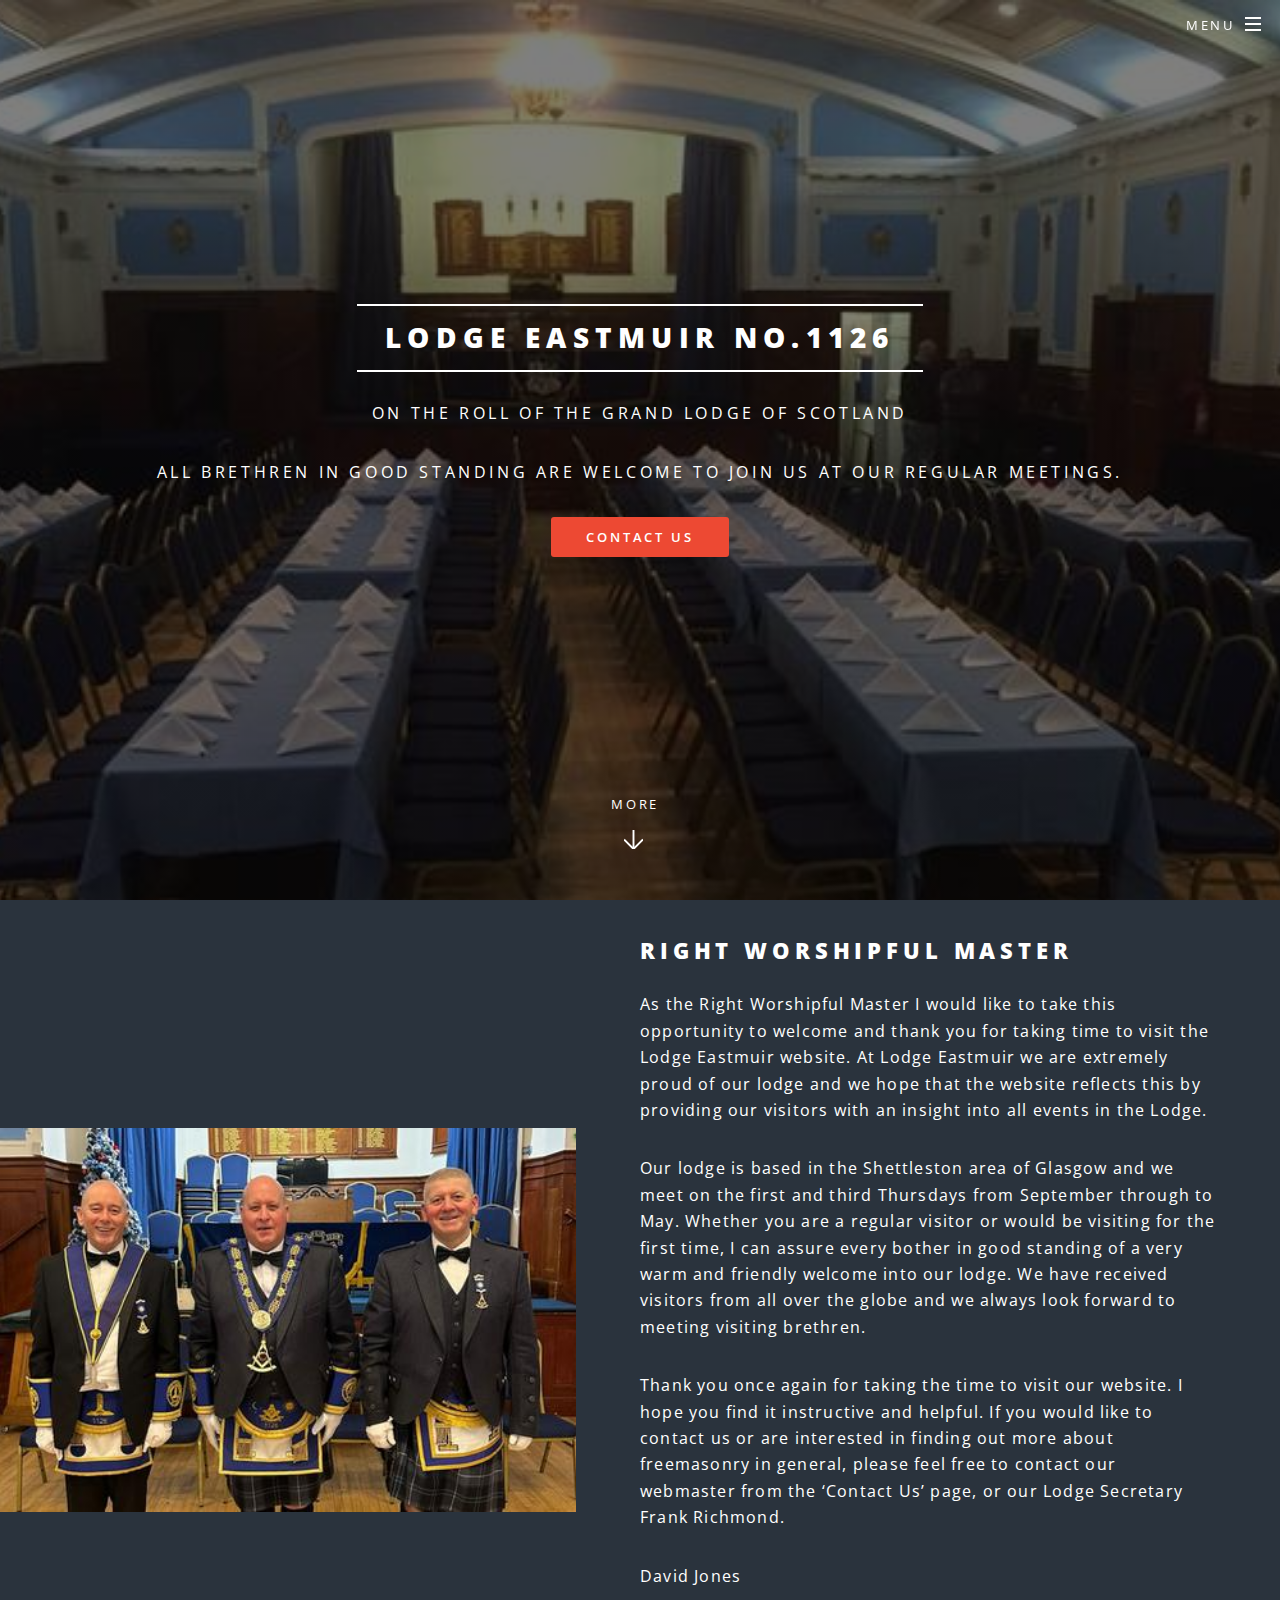
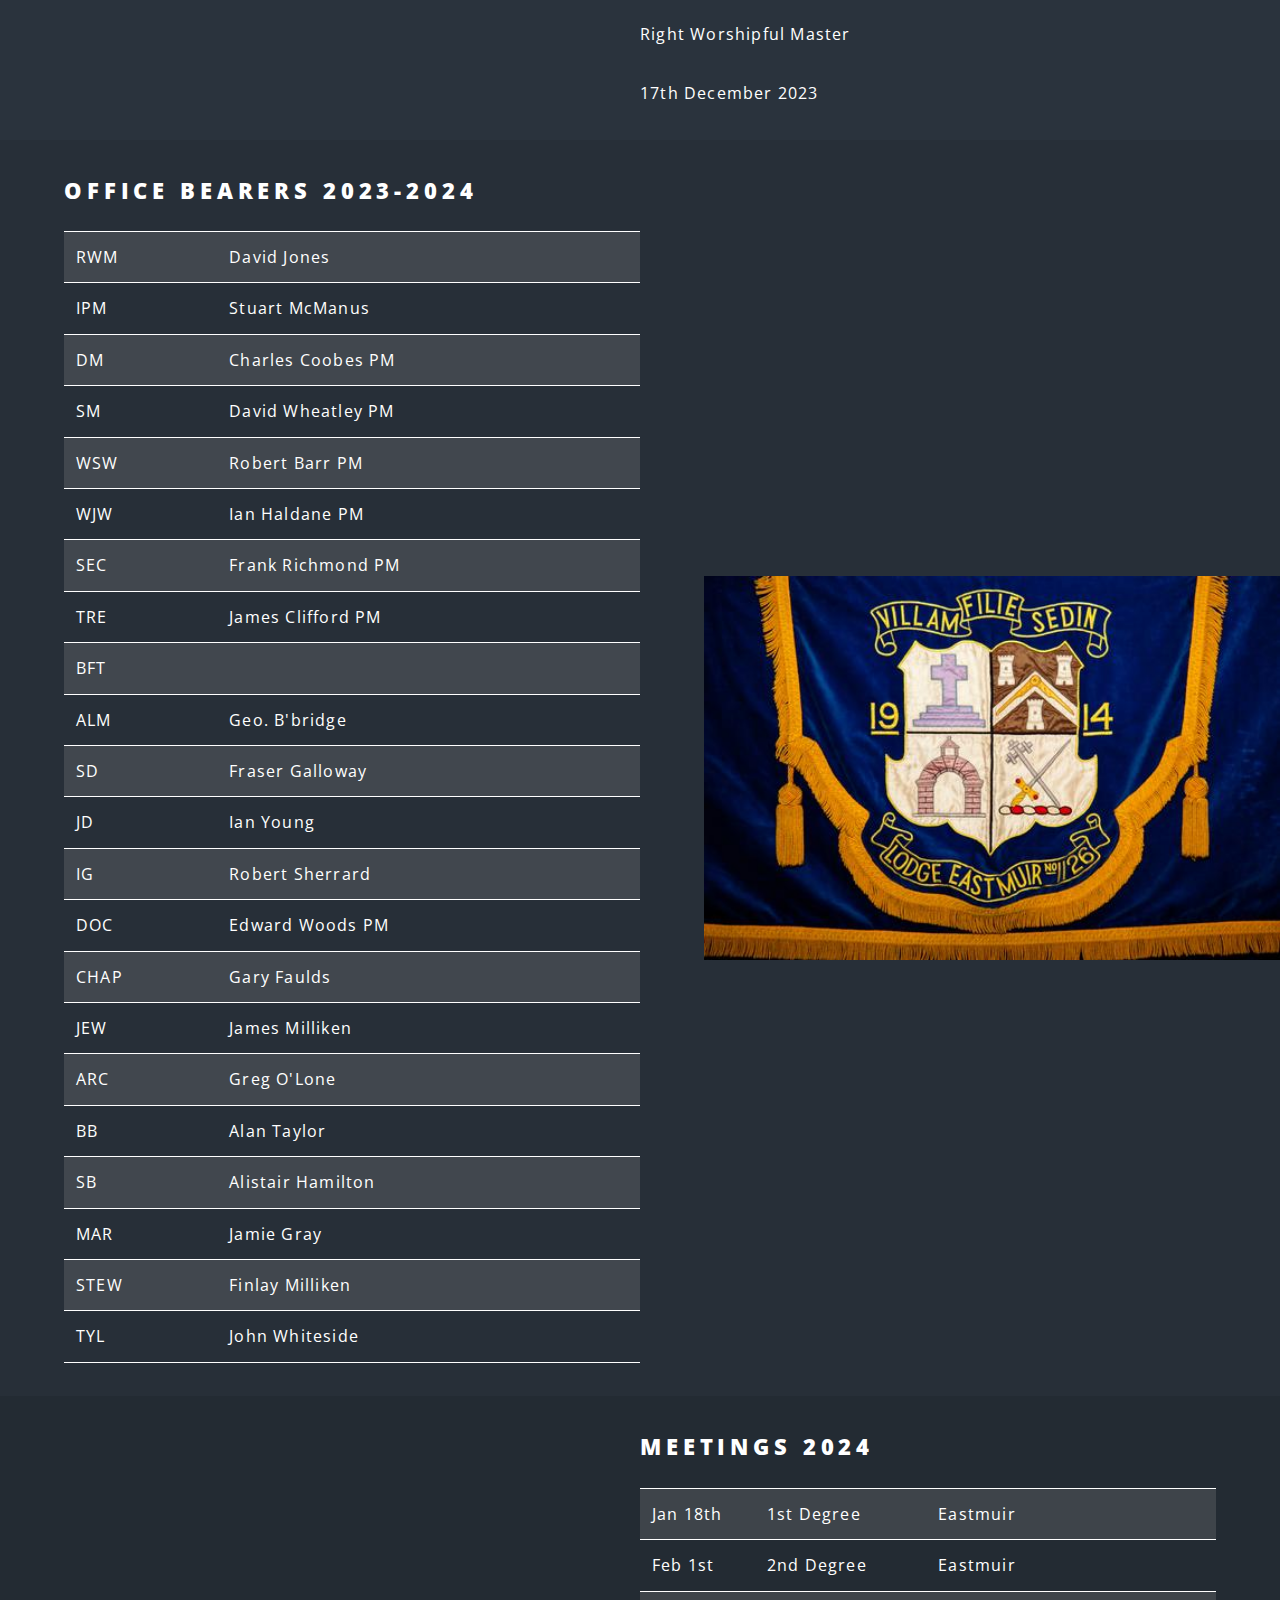
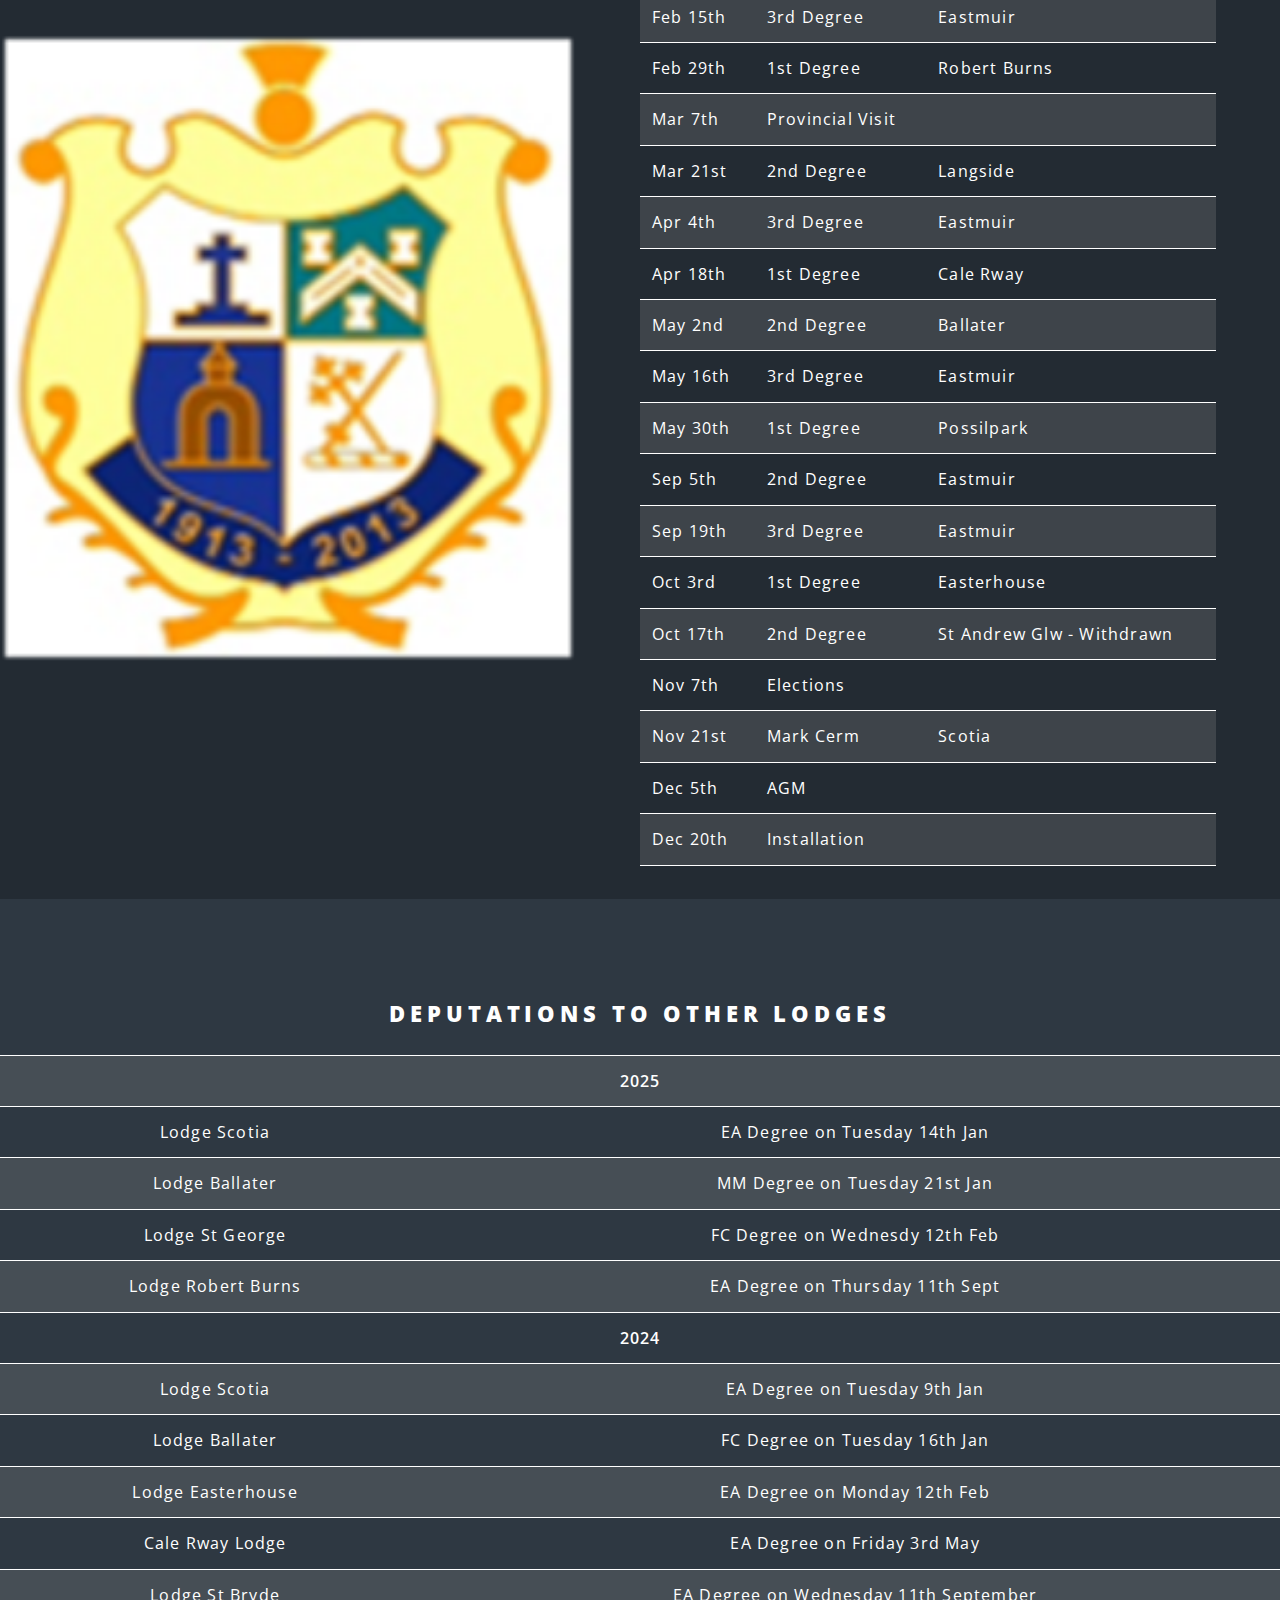
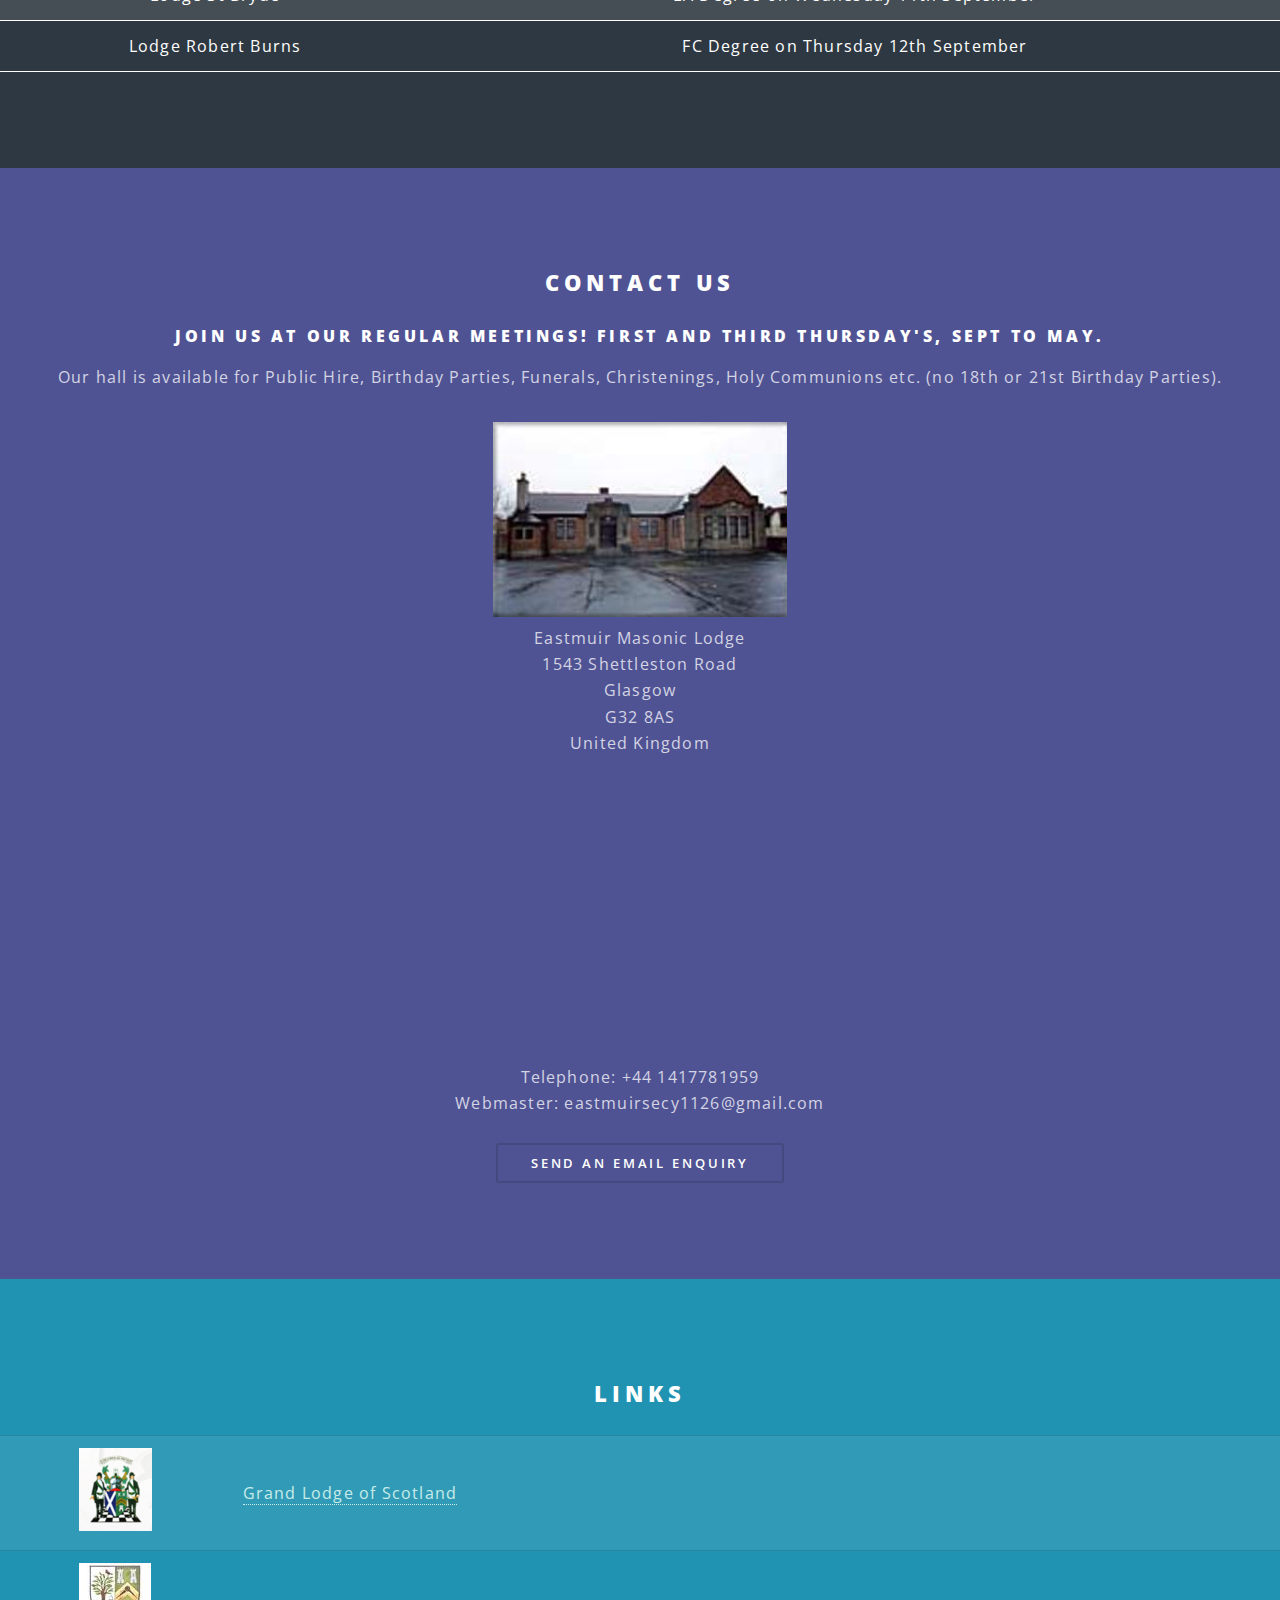
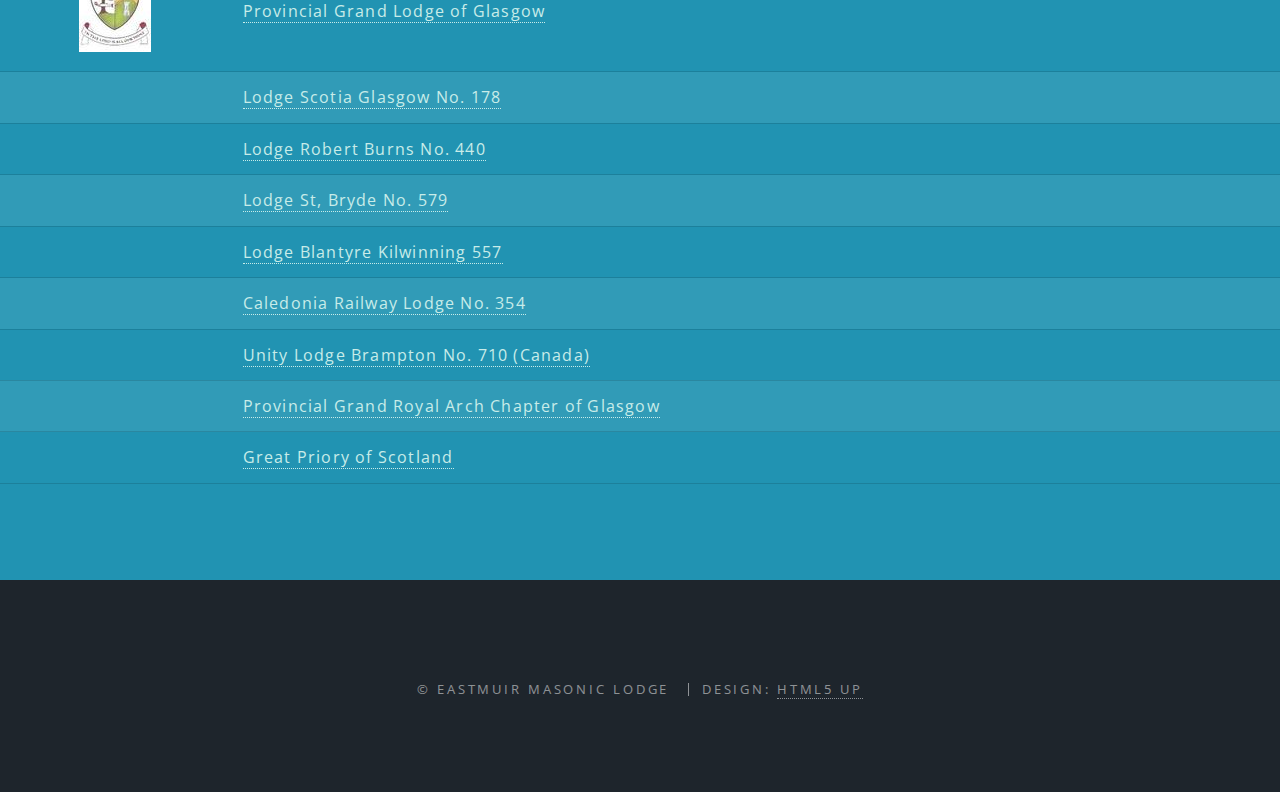
<file: index.html>
<!DOCTYPE HTML>
<!--
	Spectral by HTML5 UP
	html5up.net | @ajlkn
	Free for personal and commercial use under the CCA 3.0 license (html5up.net/license)
-->
<html>
<style>
	body {
				  font-family: Verdana, sans-serif;
				  margin: 0;
				}
				
				* {
				  box-sizing: border-box;
				}
				
				.row > .column {
				  padding: 0 8px;
				}
				
				.row:after {
				  content: "";
				  display: table;
				  clear: both;
				}
				
				.column {
				  float: left;
				  width: 25%;
				}
				
				/* The Modal (background) */
				.modal {
				  display: none;
				  position: fixed;
				  z-index: 1;
				  padding-top: 100px;
				  left: 0;
				  top: 0;
				  width: 100%;
				  height: 100%;
				  overflow: auto;
				  background-color: black;
				}
				
				/* Modal Content */
				.modal-content {
				  position: relative;
				  background-color: #fefefe;
				  margin: auto;
				  padding: 0;
				  width: 50%;
				  max-width: 1200px;
				  height: 50%;
				}
				
				/* The Close Button */
				.close {
				  color: white;
				  position: absolute;
				  top: 10px;
				  right: 25px;
				  font-size: 35px;
				  font-weight: bold;
				}
				
				.close:hover,
				.close:focus {
				  color: #999;
				  text-decoration: none;
				  cursor: pointer;
				}
				
				.mySlides {
				  display: none;
				}
				
				.cursor {
				  cursor: pointer;
				}
				
				/* Next & previous buttons */
				.prev,
				.next {
				  cursor: pointer;
				  position: absolute;
				  top: 50%;
				  width: auto;
				  padding: 16px;
				  margin-top: -50px;
				  color: white;
				  font-weight: bold;
				  font-size: 20px;
				  transition: 0.6s ease;
				  border-radius: 0 3px 3px 0;
				  user-select: none;
				  -webkit-user-select: none;
				}
				
				/* Position the "next button" to the right */
				.next {
				  right: 0;
				  border-radius: 3px 0 0 3px;
				}
				
				/* On hover, add a black background color with a little bit see-through */
				.prev:hover,
				.next:hover {
				  background-color: rgba(0, 0, 0, 0.8);
				}
				
				/* Number text (1/3 etc) */
				.numbertext {
				  color: #f2f2f2;
				  font-size: 12px;
				  padding: 8px 12px;
				  position: absolute;
				  top: 0;
				}
				
				img {
				  margin-bottom: -4px;
				}
				
				.caption-container {
				  text-align: center;
				  background-color: black;
				  padding: 2px 16px;
				  color: white;
				}
				
				.demo {
				  opacity: 0.6;
				}
				
				.active,
				.demo:hover {
				  opacity: 1;
				}
				
				img.hover-shadow {
				  transition: 0.3s;
				}
				
				.hover-shadow:hover {
				  box-shadow: 0 4px 8px 0 rgba(0, 0, 0, 0.2), 0 6px 20px 0 rgba(0, 0, 0, 0.19);
				}
</style>

<head>
	<title>Eastmuir Masonic Lodge Official Site</title>
	<meta charset="utf-8" />
	<meta name="viewport" content="width=device-width, initial-scale=1, user-scalable=no" />
	<link rel="stylesheet" href="assets/css/main.css" />
	<noscript>
		<link rel="stylesheet" href="assets/css/noscript.css" /></noscript>
</head>

<body class="landing is-preload">

	<!-- Page Wrapper -->
	<div id="page-wrapper">

		<!-- Header -->
		<header id="header" class="alt">
			<h1><a href="index.html">Lodge Eastmuir No.1126</a></h1>
			<nav id="nav">
				<ul>
					<li class="special">
						<a href="#menu" class="menuToggle"><span>Menu</span></a>
						<div id="menu">
							<ul>
								<li><a href="#banner" class="scrolly">Home</a></li>
								<li><a href="#rwm" class="scrolly">Right Worshipful Master</a></li>
								<li><a href="#officeBearers" class="scrolly">Office Bearers</a></li>
								<li><a href="#syllabus" class="scrolly">Syllabus</a></li>
								<li><a href="#visitations" class="scrolly">Visitations</a></li>
								<li><a href="PastMasters.html">Past Masters</a></li>
								<li><a href="History.html">History</a>
									<ul style="padding-left: 20px;">
										<li><a href="CommemorativeClock.html">Commemorative Clock</a></li>
										<li><a href="EdwardJohnRichards.html">Edward John Richards</a></li>
									</ul>
								</li>
								<li><a>Events</a>
									<ul style="padding-left: 20px;">
										<li><a href="SponsoredWalk.html">Sponsored Walk</a></li>
										<li><a href="StevelyCup.html">Stevely Cup</a></li>
										<li><a href="GrandXmasDraw.html">Grand Xmas Draw</a></li>
									</ul>
								</li>
								<li><a href="Gallery.html">Gallery</a></li>
								<li><a href="#contact" class="scrolly">Contact Us</a>
									<ul style="padding-left: 20px;">
										<li><a href="PrivacyNotice.html">Privacy Notice</a></li>
									</ul>
								</li>
								<li><a href="#links" class="scrolly">Links</a></li>
							</ul>
						</div>
					</li>
				</ul>
			</nav>
		</header>

		<!-- Banner -->
		<section id="banner">
			<div class="inner">
				<h2>Lodge Eastmuir No.1126</h2>
				<p>On the roll of the Grand Lodge of Scotland</p>
				<p>All Brethren in Good Standing are welcome to join us at our regular meetings.<br />
				</p>
				<ul class="actions special">
					<li><a href="#contact" class="button primary scrolly">Contact Us</a></li>
				</ul>
			</div>
			<a href="#rwm" class="more scrolly">More</a>
		</section>

		<!-- One -->
		<section id="one" class="wrapper alt style2">
			<!-- Right Worshipful Master -->
			<section id="rwm" class="spotlight">
				<div class="image"><img src="images/RWM.jpg" alt="" /></div>
				<div class="content">
					<h2>Right Worshipful Master</h2>
					<p>As the Right Worshipful Master I would like to take this opportunity to welcome and thank you for 
						taking time to visit the Lodge Eastmuir website. At Lodge Eastmuir we are extremely proud of our 
						lodge and we hope that the website reflects this by providing our visitors with an insight into all events in the Lodge.
					</p>
					<p>Our lodge is based in the Shettleston area of Glasgow and we meet on the first and third Thursdays from September through 
						to May. Whether you are a regular visitor or would be visiting for the first time, I can assure every bother in good 
						standing of a very warm and friendly welcome into our lodge. We have received visitors from all over the globe and we 
						always look forward to meeting visiting brethren.
					</p>
					<p>
						Thank you once again for taking the time to visit our website. I hope you find it instructive and helpful. If you would 
						like to contact us or are interested in finding out more about freemasonry in general, please feel free to contact our 
						webmaster from the ‘Contact Us’ page, or our Lodge Secretary Frank Richmond.
					</p>
					<p>David Jones</p>
					<p>Right Worshipful Master</p>
					<p>17th December 2023</p>
				</div>
			</section>
			<!-- Office Bearers -->
			 <section id="officeBearers" class="spotlight">
				<div class="image"><img src="images/Banner.jpg" alt="" /></div>
				<div class="content">
					<h2>Office Bearers 2023-2024</h2>
					<table>
						<tr>
							<td>RWM</td>
							<td>David Jones</td>
						</tr>
						<tr>
							<td>IPM</td>
							<td>Stuart McManus</td>
						</tr>
						<tr>
							<td>DM</td>
							<td>Charles Coobes PM</td>
						</tr>
						<tr>
							<td>SM</td>
							<td>David Wheatley PM</td>
						</tr>
						<tr>
							<td>WSW</td>
							<td>Robert Barr PM</td>
						</tr>
						<tr>
							<td>WJW</td>
							<td>Ian Haldane PM</td>
						</tr>
						<tr>
							<td>SEC</td>
							<td>Frank Richmond PM</td>
						</tr>
						<tr>
							<td>TRE</td>
							<td>James Clifford PM</td>
						</tr>
						<tr>
							<td>BFT</td>
							<td></td>
						</tr>
						<tr>
							<td>ALM</td>
							<td>Geo. B'bridge</td>
						</tr>
						<tr>
							<td>SD</td>
							<td>Fraser Galloway</td>
						</tr>
						<tr>
							<td>JD</td>
							<td>Ian Young</td>
						</tr>
						<tr>
							<td>IG</td>
							<td>Robert Sherrard</td>
						</tr>
						<tr>
							<td>DOC</td>
							<td>Edward Woods PM</td>
						</tr>
						<tr>
							<td>CHAP</td>
							<td>Gary Faulds</td>
						</tr>
						<tr>
							<td>JEW</td>
							<td>James Milliken</td>
						</tr>
						<tr>
							<td>ARC</td>
							<td>Greg O'Lone</td>
						</tr>
						<tr>
							<td>BB</td>
							<td>Alan Taylor</td>
						</tr>
						<tr>
							<td>SB</td>
							<td>Alistair Hamilton</td>
						</tr>
						<tr>
							<td>MAR</td>
							<td>Jamie Gray</td>
						</tr>
						<tr>
							<td>STEW</td>
							<td>Finlay Milliken</td>
						</tr>
						<tr>
							<td>TYL</td>
							<td>John Whiteside</td>
						</tr>
					</table>
				</div>
			 </section>
			<!-- Syllabus -->
			<section id="syllabus" class="spotlight">
				<div class="image"><img src="images/Logo.png" alt="" /></div>
				<div class="content">
					<h2>Meetings 2024</h2>
					<table>
						<tr>
							<td>Jan 18th</td>
							<td>1st Degree</td>
							<td>Eastmuir</td>
						</tr>
						<tr>
							<td>Feb 1st</td>
							<td>2nd Degree</td>
							<td>Eastmuir</td>
						</tr>
						<tr>
							<td>Feb 15th</td>
							<td>3rd Degree</td>
							<td>Eastmuir</td>
						</tr>
						<tr>
							<td>Feb 29th</td>
							<td>1st Degree</td>
							<td>Robert Burns</td>
						</tr>
						<tr>
							<td>Mar 7th</td>
							<td>Provincial Visit</td>
							<td></td>
						</tr>
						<tr>
							<td>Mar 21st</td>
							<td>2nd Degree</td>
							<td>Langside</td>
						</tr>
						<tr>
							<td>Apr 4th</td>
							<td>3rd Degree</td>
							<td>Eastmuir</td>
						</tr>
						<tr>
							<td>Apr 18th</td>
							<td>1st Degree</td>
							<td>Cale Rway</td>
						</tr>
						<tr>
							<td>May 2nd</td>
							<td>2nd Degree</td>
							<td>Ballater</td>
						</tr>
						<tr>
							<td>May 16th</td>
							<td>3rd Degree</td>
							<td>Eastmuir</td>
						</tr>
						<tr>
							<td>May 30th</td>
							<td>1st Degree</td>
							<td>Possilpark</td>
						</tr>
						<tr>
							<td>Sep 5th</td>
							<td>2nd Degree</td>
							<td>Eastmuir</td>
						</tr>
						<tr>
							<td>Sep 19th</td>
							<td>3rd Degree</td>
							<td>Eastmuir</td>
						</tr>
						<tr>
							<td>Oct 3rd</td>
							<td>1st Degree</td>
							<td>Easterhouse</td>
						</tr>
						<tr>
							<td>Oct 17th</td>
							<td>2nd Degree</td>
							<td>St Andrew Glw - Withdrawn</td>
						</tr>
						<tr>
							<td>Nov 7th</td>
							<td>Elections</td>
							<td></td>
						</tr>
						<tr>
							<td>Nov 21st</td>
							<td>Mark Cerm</td>
							<td>Scotia</td>
						</tr>
						<tr>
							<td>Dec 5th</td>
							<td>AGM</td>
							<td></td>
						</tr>
						<tr>
							<td>Dec 20th</td>
							<td>Installation</td>
							<td></td>
						</tr>
					</table>
				</div>
			</section>
			<!-- Visitations -->
			<section id="visitations" class="wrapper style2">
				<div class="content">
					<h2 style="text-align: center;">Deputations to Other Lodges</h2>
					<table style="text-align: center;">
						<tr>
							<td colspan="2"><strong>2025</strong></td>
						</tr>
						<tr>
							<td>Lodge Scotia</td>
							<td>EA Degree on Tuesday 14th Jan</td>
						</tr>
						<tr>
							<td>Lodge Ballater</td>
							<td>MM Degree on Tuesday  21st Jan</td>
						</tr>
						<tr>
							<td>Lodge St George</td>
							<td>FC Degree on Wednesdy 12th Feb</td>
						</tr>
						<tr>
							<td>Lodge Robert Burns</td>
							<td>EA Degree on Thursday 11th Sept</td>
						</tr>
						<tr>
							<td colspan="2"><strong>2024</strong></td>
						</tr>
						<tr>
							<td>Lodge Scotia</td>
							<td>EA Degree on Tuesday 9th Jan</td>
						</tr>
						<tr>
							<td>Lodge Ballater</td>
							<td>FC Degree on Tuesday 16th Jan​</td>
						</tr>
						<tr>
							<td>Lodge Easterhouse</td>
							<td>EA Degree on Monday 12th Feb​</td>
						</tr>
						<tr>
							<td>Cale Rway Lodge</td>
							<td>EA Degree on Friday 3rd May</td>
						</tr>
						<tr>
							<td>Lodge St Bryde</td>
							<td>EA Degree on Wednesday 11th September</td>
						</tr>
						<tr>
							<td>Lodge Robert Burns</td>
							<td>FC Degree on Thursday 12th September</td>
						</tr>
					</table>
				</div>
			</section>
		</section>


		<!-- contact -->
		<section id="contact" class="wrapper style3 special">
			<h2>Contact Us</h2>
			<h4>Join us at our regular meetings! First and Third Thursday's, Sept to May.</h4>
			<P>Our hall is available for Public Hire, Birthday Parties, Funerals, Christenings, Holy Communions etc. (no 18th or 21st Birthday Parties).</p>
			<img src="images/Building.jpg" alt="" />
			<div>Eastmuir Masonic Lodge</div>
			<div>1543 Shettleston Road</div>			
			<div>Glasgow</div>
			<div>G32 8AS</div>
			<div>United Kingdom</div>
			<iframe src="https://www.google.com/maps/embed?pb=!1m18!1m12!1m3!1d2239.6732000239367!2d-4.158309422826503!3d55.85098558442414!2m3!1f0!2f0!3f0!3m2!1i1024!2i768!4f13.1!3m3!1m2!1s0x4888419c45171997%3A0xc1b9abe733edca78!2sEastmuir%20Masonic%20Hall!5e0!3m2!1sen!2suk!4v1734444769480!5m2!1sen!2suk" width="400" height="300" style="border:0;" allowfullscreen="" loading="lazy" referrerpolicy="no-referrer-when-downgrade"></iframe>
			<br/>
			<div>Telephone: +44 1417781959</div>
			<div>Webmaster: eastmuirsecy1126@gmail.com</div>
			<br/>
			<form action="mailto:eastmuirsecy1126@gmail.com?&amp;subject=General%20Enquiry" method="post" enctype="text/plain">
				<input type="submit" value="Send an email enquiry">
			</form>
		</section>

		<section id="links" class="wrapper style1 special">
			<h2>Links</h2>
			<table>
				<tr style="vertical-align: middle;">
					<td style="vertical-align: middle;"><img src="images/GrandLodge.png" alt=""/></td>
					<td style="vertical-align: middle; text-align: left;"><a href="http://www.grandlodgescotland.com/">Grand Lodge of Scotland</a></td>
				</tr>
				<tr>
					<td style="vertical-align: middle;"><img src="images/ProvincialGrandLodge.jpg" alt=""/></td>
					<td style="vertical-align: middle; text-align: left;"><a href="http://www.pglglasgow.org.uk/">Provincial Grand Lodge of Glasgow</a></td>
				</tr>
				<tr>
					<td style="vertical-align: middle;"></td>
					<td style="vertical-align: middle; text-align: left;"><a href="http://www.lodgescotia178.co.uk/">Lodge Scotia Glasgow No. 178</a></td>
				</tr>
				<tr>
					<td style="vertical-align: middle;"></td>
					<td style="vertical-align: middle; text-align: left;"><a href="http://www.lrb440.co.uk/">Lodge Robert Burns No. 440</a></td>
				</tr>
				<tr>
					<td style="vertical-align: middle;"></td>
					<td style="vertical-align: middle; text-align: left;"><a href="http://www.stbryde579.co.uk/">Lodge St, Bryde No. 579</a></td>
				</tr>
				<tr>
					<td style="vertical-align: middle;"></td>
					<td style="vertical-align: middle; text-align: left;"><a href="lodgeblantyrekilwinning557.com/">Lodge Blantyre Kilwinning 557</a></td>
				</tr>
				<tr>
					<td style="vertical-align: middle;"></td>
					<td style="vertical-align: middle; text-align: left;"><a href="s552960452.websitehome.co.uk/">Caledonia Railway Lodge No. 354</a></td>
				</tr>
				<tr>
					<td style="vertical-align: middle;"></td>
					<td style="vertical-align: middle; text-align: left;"><a href="unitylodge.ca/main/">Unity Lodge Brampton No. 710 (Canada)</a></td>
				</tr>
				<tr>
					<td style="vertical-align: middle;"></td>
					<td style="vertical-align: middle; text-align: left;"><a href="pgracglasgow.co.uk/">Provincial Grand Royal Arch	Chapter of Glasgow</a></td>
				</tr>
				<tr>
					<td style="vertical-align: middle;"></td>
					<td style="vertical-align: middle; text-align: left;"><a href="greatprioryofscotland.co.uk">Great Priory of Scotland</a></td>
				</tr>
			</table>
		</section>

		<!-- Footer -->
		<footer id="footer">
			<ul class="copyright">
				<li>&copy; Eastmuir Masonic Lodge</li>
				<li>Design: <a href="http://html5up.net">HTML5 UP</a></li>
			</ul>
		</footer>

	</div>

	<!-- Scripts -->
	<script src="assets/js/jquery.min.js"></script>
	<script src="assets/js/jquery.scrollex.min.js"></script>
	<script src="assets/js/jquery.scrolly.min.js"></script>
	<script src="assets/js/browser.min.js"></script>
	<script src="assets/js/breakpoints.min.js"></script>
	<script src="assets/js/util.js"></script>
	<script src="assets/js/main.js"></script>
</body>

</html>
</file>
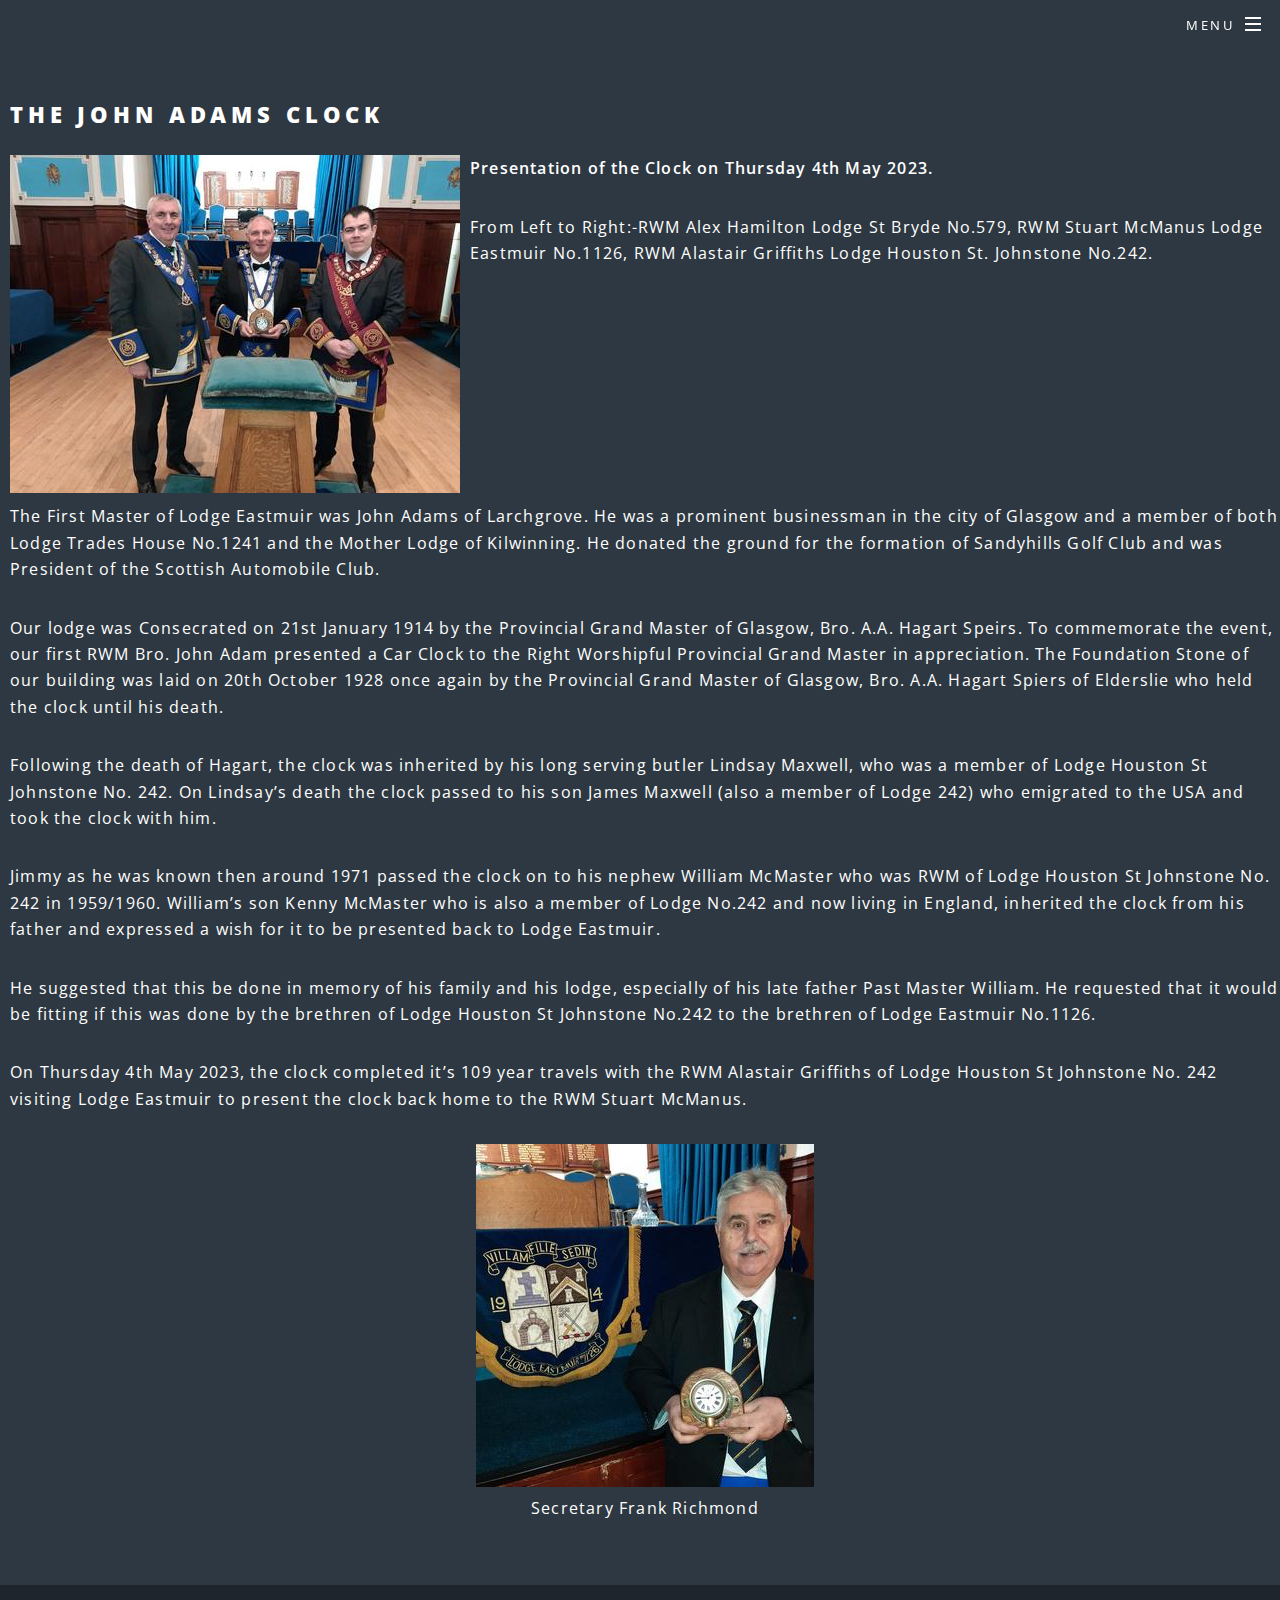
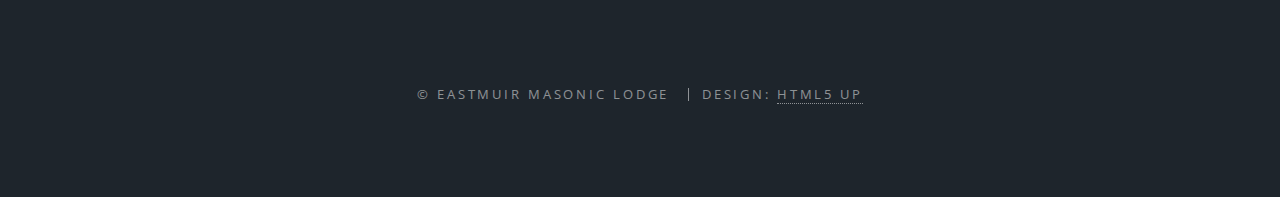
<file: CommemorativeClock.html>
<!DOCTYPE HTML>
<!--
	Spectral by HTML5 UP
	html5up.net | @ajlkn
	Free for personal and commercial use under the CCA 3.0 license (html5up.net/license)
-->
<html>
<style>
	body {
				  font-family: Verdana, sans-serif;
				  margin: 0;
				}
				
				* {
				  box-sizing: border-box;
				}
				
				.row > .column {
				  padding: 0 8px;
				}
				
				.row:after {
				  content: "";
				  display: table;
				  clear: both;
				}
				
				.column {
				  float: left;
				  width: 25%;
				}
				
				/* The Modal (background) */
				.modal {
				  display: none;
				  position: fixed;
				  z-index: 1;
				  padding-top: 100px;
				  left: 0;
				  top: 0;
				  width: 100%;
				  height: 100%;
				  overflow: auto;
				  background-color: black;
				}
				
				/* Modal Content */
				.modal-content {
				  position: relative;
				  background-color: #fefefe;
				  margin: auto;
				  padding: 0;
				  width: 50%;
				  max-width: 1200px;
				  height: 50%;
				}
				
				/* The Close Button */
				.close {
				  color: white;
				  position: absolute;
				  top: 10px;
				  right: 25px;
				  font-size: 35px;
				  font-weight: bold;
				}
				
				.close:hover,
				.close:focus {
				  color: #999;
				  text-decoration: none;
				  cursor: pointer;
				}
				
				.mySlides {
				  display: none;
				}
				
				.cursor {
				  cursor: pointer;
				}
				
				/* Next & previous buttons */
				.prev,
				.next {
				  cursor: pointer;
				  position: absolute;
				  top: 50%;
				  width: auto;
				  padding: 16px;
				  margin-top: -50px;
				  color: white;
				  font-weight: bold;
				  font-size: 20px;
				  transition: 0.6s ease;
				  border-radius: 0 3px 3px 0;
				  user-select: none;
				  -webkit-user-select: none;
				}
				
				/* Position the "next button" to the right */
				.next {
				  right: 0;
				  border-radius: 3px 0 0 3px;
				}
				
				/* On hover, add a black background color with a little bit see-through */
				.prev:hover,
				.next:hover {
				  background-color: rgba(0, 0, 0, 0.8);
				}
				
				/* Number text (1/3 etc) */
				.numbertext {
				  color: #f2f2f2;
				  font-size: 12px;
				  padding: 8px 12px;
				  position: absolute;
				  top: 0;
				}
				
				img {
				  margin-bottom: -4px;
				}
				
				.caption-container {
				  text-align: center;
				  background-color: black;
				  padding: 2px 16px;
				  color: white;
				}
				
				.demo {
				  opacity: 0.6;
				}
				
				.active,
				.demo:hover {
				  opacity: 1;
				}
				
				img.hover-shadow {
				  transition: 0.3s;
				}
				
				.hover-shadow:hover {
				  box-shadow: 0 4px 8px 0 rgba(0, 0, 0, 0.2), 0 6px 20px 0 rgba(0, 0, 0, 0.19);
				}
</style>

<head>
	<title>Eastmuir Masonic Lodge Official Site</title>
	<meta charset="utf-8" />
	<meta name="viewport" content="width=device-width, initial-scale=1, user-scalable=no" />
	<link rel="stylesheet" href="assets/css/main.css" />
	<noscript>
		<link rel="stylesheet" href="assets/css/noscript.css" /></noscript>
</head>

<body class="landing is-preload">

	<!-- Page Wrapper -->
	<div id="page-wrapper">

		<!-- Header -->
		<header id="header" class="alt">
			<h1><a href="index.html">Lodge Eastmuir No.1126</a></h1>
			<nav id="nav">
				<ul>
					<li class="special">
						<a href="#menu" class="menuToggle"><span>Menu</span></a>
						<div id="menu">
							<ul>
								<li><a href="index.html#banner" class="scrolly">Home</a></li>
								<li><a href="index.html#rwm" class="scrolly">Right Worshipful Master</a></li>
								<li><a href="index.html#officeBearers" class="scrolly">Office Bearers</a></li>
								<li><a href="index.html#syllabus" class="scrolly">Syllabus</a></li>
								<li><a href="index.html#visitations" class="scrolly">Visitations</a></li>
								<li><a href="PastMasters.html">Past Masters</a></li>
								<li><a href="History.html">History</a>
									<ul style="padding-left: 20px;">
										<li><a href="CommemorativeClock.html">Commemorative Clock</a></li>
										<li><a href="EdwardJohnRichards.html">Edward John Richards</a></li>
									</ul>
								</li>
								<li><a>Events</a>
									<ul style="padding-left: 20px;">
										<li><a href="SponsoredWalk.html">Sponsored Walk</a></li>
										<li><a href="StevelyCup.html">Stevely Cup</a></li>
										<li><a href="GrandXmasDraw.html">Grand Xmas Draw</a></li>
									</ul>
								</li>
								<li><a href="Gallery.html">Gallery</a></li>
								<li><a href="index.html#contact" class="scrolly">Contact Us</a>
									<ul style="padding-left: 20px;">
										<li><a href="PrivacyNotice.html">Privacy Notice</a></li>
									</ul>
								</li>
								<li><a href="index.html#links" class="scrolly">Links</a></li>
							</ul>
						</div>
					</li>
				</ul>
			</nav>
		</header>

		<!-- Commemorative Clock -->
		<section id="commemorativeClock" class="wrapper style2">			
			<div class="content" style="padding-left: 10px;">
				<h2>The John Adams Clock</h2>
                <img src="images/Clock1.jpg" style="float: left; padding-right: 10px; padding-bottom: 10px;"/>
                <p>
                    <strong>Presentation of the Clock on Thursday 4th May 2023.</strong>
                </p>
				<p>
					From Left to Right:-RWM Alex Hamilton Lodge St Bryde No.579, RWM Stuart McManus Lodge Eastmuir No.1126, RWM Alastair Griffiths 
					Lodge Houston St. Johnstone No.242.
				</p>
				<div style="clear: both;">
					<p>
						The First Master of Lodge Eastmuir was John Adams of Larchgrove. He was a prominent businessman in the city of Glasgow and a member of both Lodge Trades 
						House No.1241 and the Mother Lodge of Kilwinning. He donated the ground for the formation of Sandyhills Golf Club and was President of the Scottish Automobile Club.
					</p>
					<p>
						Our lodge was Consecrated on 21st January 1914 by the Provincial Grand Master of Glasgow, Bro. A.A. Hagart Speirs. To commemorate the event, our first RWM Bro. 
						John Adam presented a Car Clock to the Right Worshipful Provincial Grand Master in appreciation. The Foundation Stone of our building was laid on 20th October 1928 
						once again by the Provincial Grand Master of Glasgow, Bro. A.A. Hagart Spiers of Elderslie who held the clock until his death.
					</p>
					<p>
						Following the death of Hagart, the clock was inherited by his long serving butler Lindsay Maxwell, who was a member of Lodge Houston St Johnstone No. 242. On 
						Lindsay’s death the clock passed  to his son James Maxwell (also a member of Lodge 242) who emigrated to the USA and took the clock with him.
					</p>
					<p>
						Jimmy as he was known then around 1971 passed the clock on to his nephew William McMaster who was RWM of Lodge Houston St Johnstone No. 242 in 1959/1960. William’s 
						son Kenny McMaster who is also a member of Lodge No.242 and now living in England, inherited the clock from his father and expressed a wish for it to be presented 
						back to Lodge Eastmuir.
					</p>
					<p>
						He suggested that this be done in memory of his family and his lodge, especially of his late father Past Master William. He requested that it would be fitting if this 
						was done by the brethren of Lodge Houston St Johnstone No.242 to the brethren of Lodge Eastmuir No.1126.
					</p>
					<p>
						On Thursday 4th May 2023, the clock completed it’s 109 year travels with the RWM Alastair Griffiths of Lodge Houston St Johnstone No. 242 visiting Lodge Eastmuir to 
						present the clock back home to the RWM Stuart McManus.
					</p>
					<div style="text-align: center;">
						<img src="images/Clock2.jpg" alt=""/>
						<br/>Secretary Frank Richmond
					</div>
				</div>
			</div>
		</section>

		<!-- Footer -->
		<footer id="footer">
			<ul class="copyright">
				<li>&copy; Eastmuir Masonic Lodge</li>
				<li>Design: <a href="http://html5up.net">HTML5 UP</a></li>
			</ul>
		</footer>

	</div>

	<!-- Scripts -->
	<script src="assets/js/jquery.min.js"></script>
	<script src="assets/js/jquery.scrollex.min.js"></script>
	<script src="assets/js/jquery.scrolly.min.js"></script>
	<script src="assets/js/browser.min.js"></script>
	<script src="assets/js/breakpoints.min.js"></script>
	<script src="assets/js/util.js"></script>
	<script src="assets/js/main.js"></script>
</body>

</html>
</file>
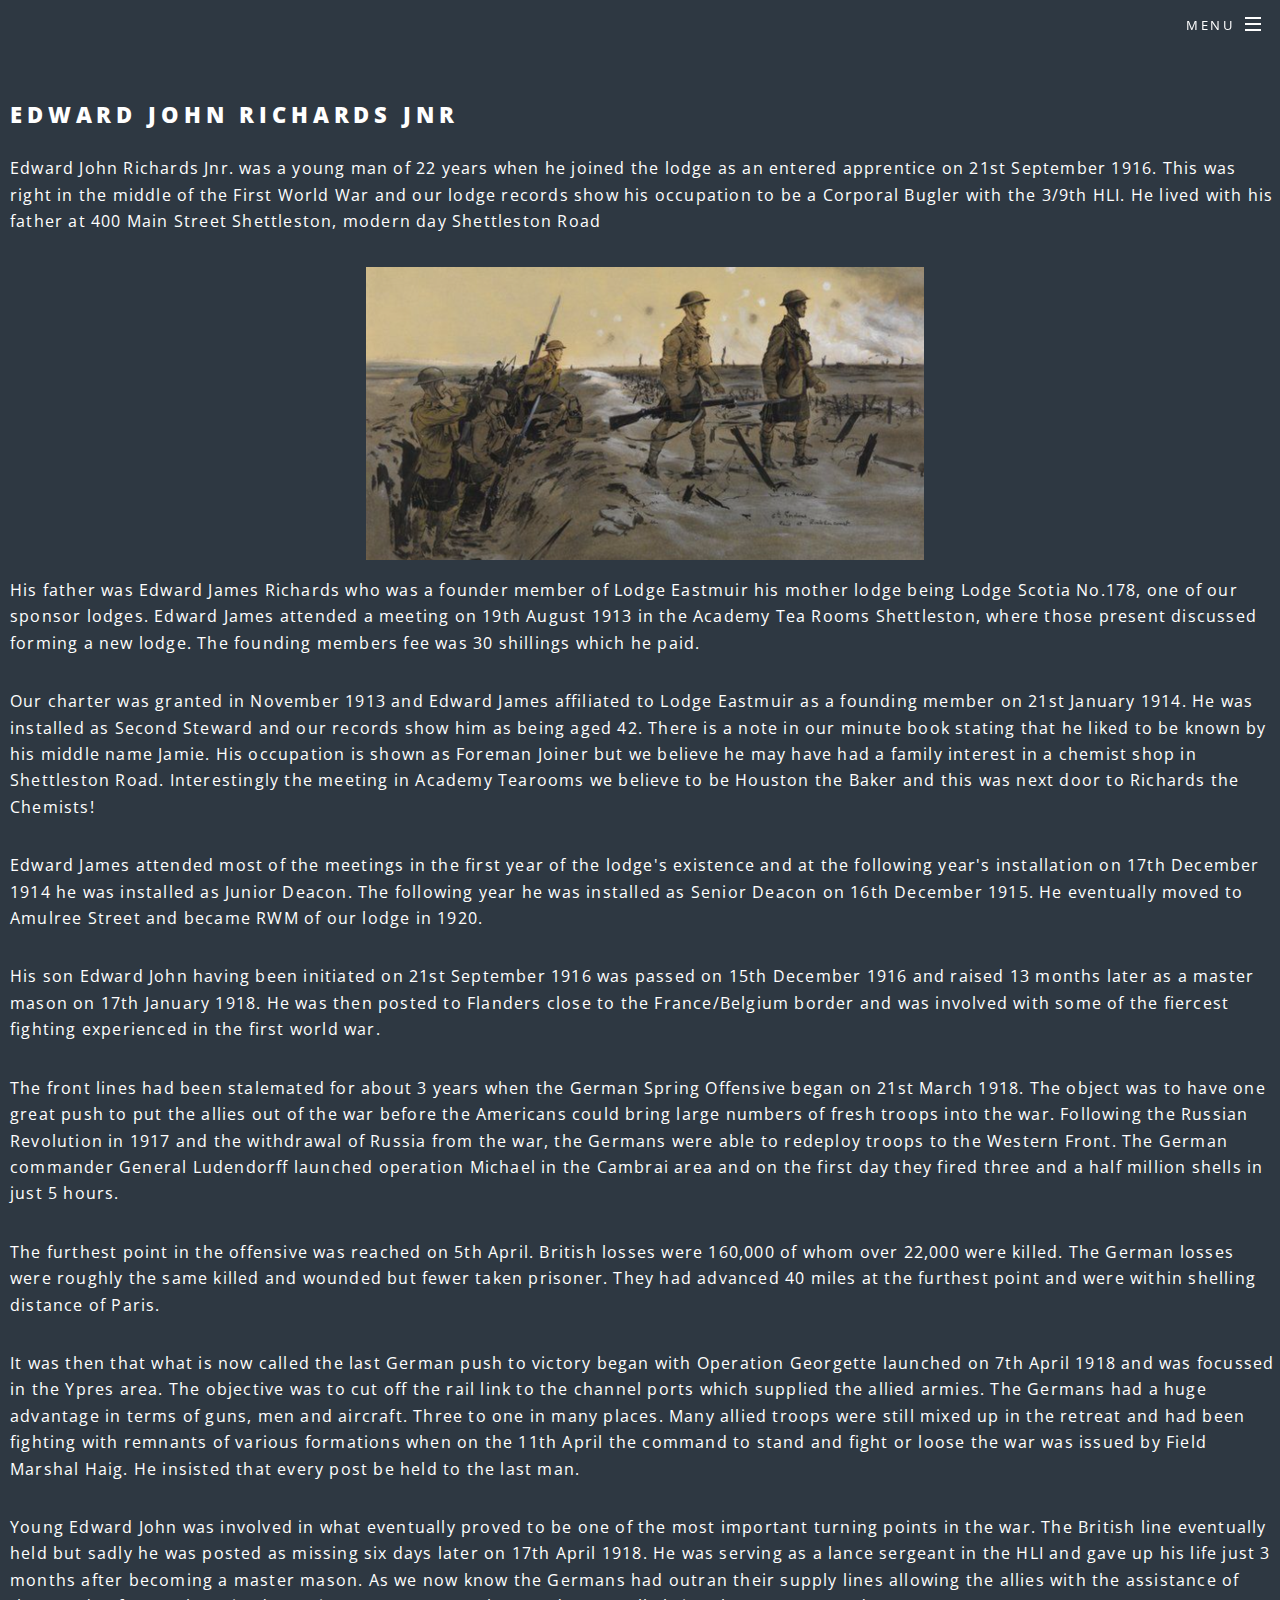
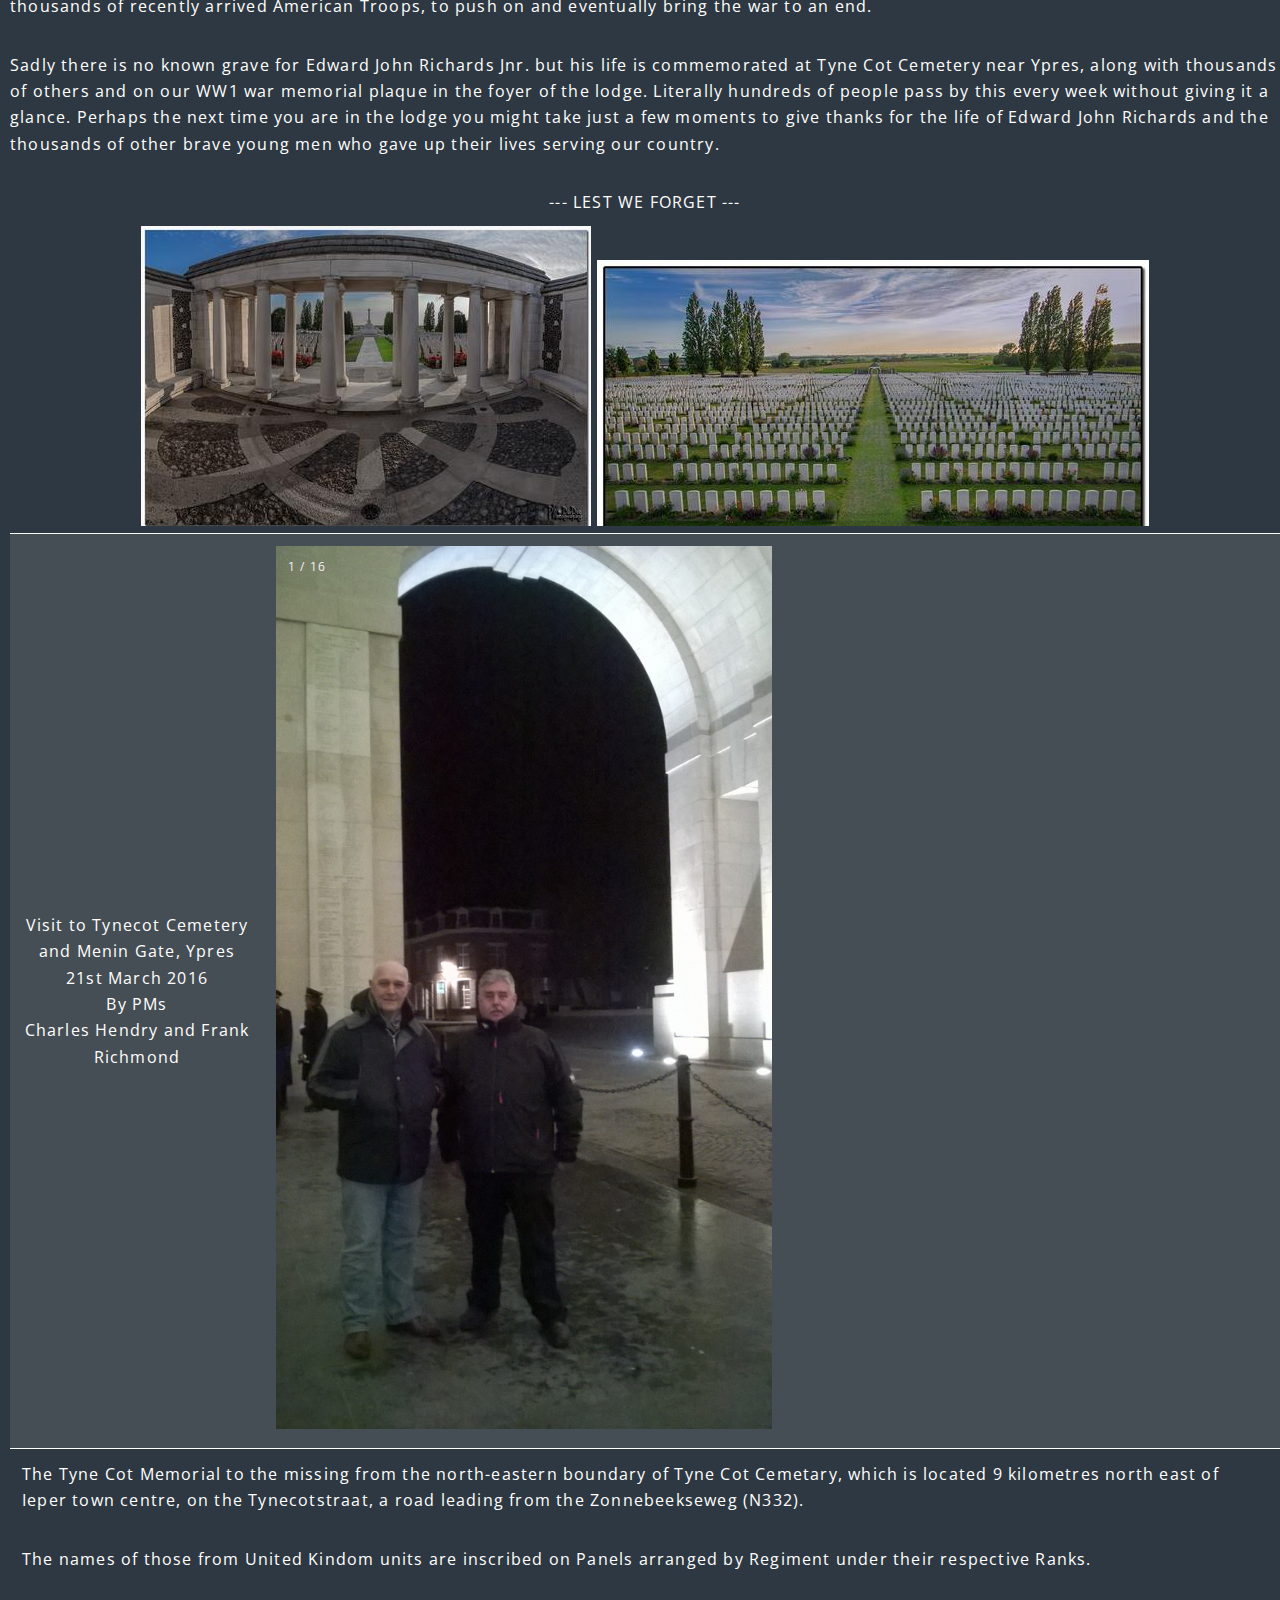
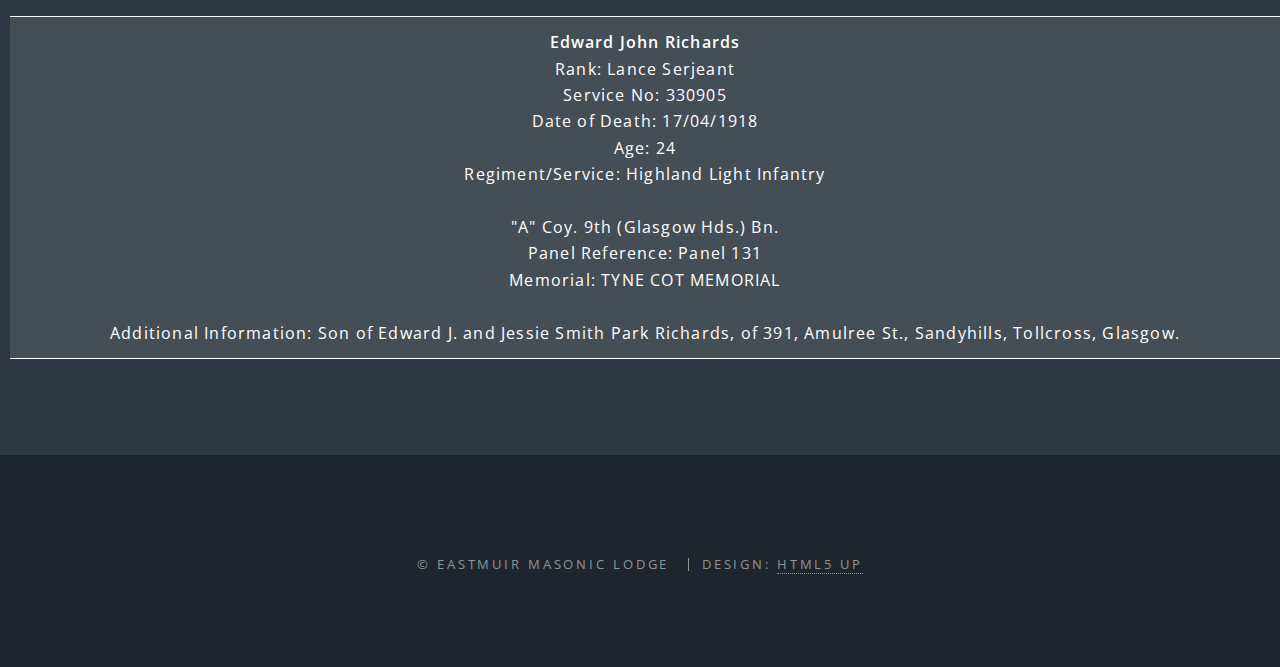
<file: EdwardJohnRichards.html>
<!DOCTYPE HTML>
<!--
	Spectral by HTML5 UP
	html5up.net | @ajlkn
	Free for personal and commercial use under the CCA 3.0 license (html5up.net/license)
-->
<html>
<style>
	body {
				  font-family: Verdana, sans-serif;
				  margin: 0;
				}
				
				* {
				  box-sizing: border-box;
				}
				
				.row > .column {
				  padding: 0 8px;
				}
				
				.row:after {
				  content: "";
				  display: table;
				  clear: both;
				}
				
				.column {
				  float: left;
				  width: 25%;
				}
				
				/* The Modal (background) */
				.modal {
				  display: none;
				  position: fixed;
				  z-index: 1;
				  padding-top: 100px;
				  left: 0;
				  top: 0;
				  width: 100%;
				  height: 100%;
				  overflow: auto;
				  background-color: black;
				}
				
				/* Modal Content */
				.modal-content {
				  position: relative;
				  background-color: #fefefe;
				  margin: auto;
				  padding: 0;
				  width: 50%;
				  max-width: 1200px;
				  height: 50%;
				}
				
				/* The Close Button */
				.close {
				  color: white;
				  position: absolute;
				  top: 10px;
				  right: 25px;
				  font-size: 35px;
				  font-weight: bold;
				}
				
				.close:hover,
				.close:focus {
				  color: #999;
				  text-decoration: none;
				  cursor: pointer;
				}
				
				.mySlides {
				  display: none;
				}
				
				.cursor {
				  cursor: pointer;
				}
				
				/* Next & previous buttons */
				.prev,
				.next {
				  cursor: pointer;
				  position: absolute;
				  top: 50%;
				  width: auto;
				  padding: 16px;
				  margin-top: -50px;
				  color: white;
				  font-weight: bold;
				  font-size: 20px;
				  transition: 0.6s ease;
				  border-radius: 0 3px 3px 0;
				  user-select: none;
				  -webkit-user-select: none;
				}
				
				/* Position the "next button" to the right */
				.next {
				  right: 0;
				  border-radius: 3px 0 0 3px;
				}
				
				/* On hover, add a black background color with a little bit see-through */
				.prev:hover,
				.next:hover {
				  background-color: rgba(0, 0, 0, 0.8);
				}
				
				/* Number text (1/3 etc) */
				.numbertext {
				  color: #f2f2f2;
				  font-size: 12px;
				  padding: 8px 12px;
				  position: absolute;
				  top: 0;
				}
				
				img {
				  margin-bottom: -4px;
				}
				
				.caption-container {
				  text-align: center;
				  background-color: black;
				  padding: 2px 16px;
				  color: white;
				}
				
				.demo {
				  opacity: 0.6;
				}
				
				.active,
				.demo:hover {
				  opacity: 1;
				}
				
				img.hover-shadow {
				  transition: 0.3s;
				}
				
				.hover-shadow:hover {
				  box-shadow: 0 4px 8px 0 rgba(0, 0, 0, 0.2), 0 6px 20px 0 rgba(0, 0, 0, 0.19);
				}

				* {box-sizing: border-box;}
				body {font-family: Verdana, sans-serif;}
				.mySlides {display: none;}
				img {vertical-align: middle;}

				/* Slideshow container */
				.slideshow-container {
				max-width: 1000px;
				position: relative;
				margin: auto;
				}

				/* Caption text */
				.text {
				color: #f2f2f2;
				font-size: 15px;
				padding: 8px 12px;
				position: absolute;
				bottom: 8px;
				width: 100%;
				text-align: center;
				}

				/* Number text (1/3 etc) */
				.numbertext {
				color: #f2f2f2;
				font-size: 12px;
				padding: 8px 12px;
				position: absolute;
				top: 0;
				}

				/* The dots/bullets/indicators */
				.dot {
				height: 15px;
				width: 15px;
				margin: 0 2px;
				background-color: #bbb;
				border-radius: 50%;
				display: inline-block;
				transition: background-color 0.6s ease;
				}

				.active {
				background-color: #717171;
				}

				/* Fading animation */
				.fade {
				animation-name: fade;
				animation-duration: 1.5s;
				}

				@keyframes fade {
				from {opacity: .4} 
				to {opacity: 1}
				}

				/* On smaller screens, decrease text size */
				@media only screen and (max-width: 300px) {
				.text {font-size: 11px}
				}
</style>

<head>
	<title>Eastmuir Masonic Lodge Official Site</title>
	<meta charset="utf-8" />
	<meta name="viewport" content="width=device-width, initial-scale=1, user-scalable=no" />
	<link rel="stylesheet" href="assets/css/main.css" />
	<noscript>
		<link rel="stylesheet" href="assets/css/noscript.css" /></noscript>
</head>

<body class="landing is-preload">

	<!-- Page Wrapper -->
	<div id="page-wrapper">

		<!-- Header -->
		<header id="header" class="alt">
			<h1><a href="index.html">Lodge Eastmuir No.1126</a></h1>
			<nav id="nav">
				<ul>
					<li class="special">
						<a href="#menu" class="menuToggle"><span>Menu</span></a>
						<div id="menu">
							<ul>
								<li><a href="index.html#banner" class="scrolly">Home</a></li>
								<li><a href="index.html#rwm" class="scrolly">Right Worshipful Master</a></li>
								<li><a href="index.html#officeBearers" class="scrolly">Office Bearers</a></li>
								<li><a href="index.html#syllabus" class="scrolly">Syllabus</a></li>
								<li><a href="index.html#visitations" class="scrolly">Visitations</a></li>
								<li><a href="PastMasters.html">Past Masters</a></li>
								<li><a href="History.html">History</a>
									<ul style="padding-left: 20px;">
										<li><a href="CommemorativeClock.html">Commemorative Clock</a></li>
										<li><a href="EdwardJohnRichards.html">Edward John Richards</a></li>
									</ul>
								</li>
								<li><a>Events</a>
									<ul style="padding-left: 20px;">
										<li><a href="SponsoredWalk.html">Sponsored Walk</a></li>
										<li><a href="StevelyCup.html">Stevely Cup</a></li>
										<li><a href="GrandXmasDraw.html">Grand Xmas Draw</a></li>
									</ul>
								</li>
								<li><a href="Gallery.html">Gallery</a></li>
								<li><a href="index.html#contact" class="scrolly">Contact Us</a>
									<ul style="padding-left: 20px;">
										<li><a href="PrivacyNotice.html">Privacy Notice</a></li>
									</ul>
								</li>
								<li><a href="index.html#links" class="scrolly">Links</a></li>
							</ul>
						</div>
					</li>
				</ul>
			</nav>
		</header>

		<!-- Edward John Richards -->
		<section id="edwardJohnRichards" class="wrapper style2">			
			<div class="content" style="padding-left: 10px;">
				<h2>Edward John Richards JNR</h2>
				<p>
					Edward John Richards Jnr. was a young man of 22 years when he joined the lodge as an entered apprentice on 21st September 1916. This was right in the 
					middle of the First World War and our lodge records show his occupation to be a Corporal Bugler with the 3/9th HLI. He lived with his father at 400 Main 
					Street Shettleston, modern day Shettleston Road
				</p>
				<div style="text-align: center;">
					<img src="images/EJR1.png" style="align-items: center; padding-bottom: 10px;"/>
				</div>
				<p>
					His father was Edward James Richards who was a founder member of Lodge Eastmuir his mother lodge being Lodge Scotia No.178, one of our sponsor lodges. 
					Edward James attended a meeting on 19th August 1913 in the Academy Tea Rooms Shettleston, where those present discussed forming a new lodge. The founding 
					members fee was 30 shillings which he paid.
				</p>
				<p>
					Our charter was granted in November 1913 and Edward James affiliated to Lodge Eastmuir as a founding member on 21st January 1914. He was installed as Second 
					Steward and our records show him as being aged 42. There is a note in our minute book stating that he liked to be known by his middle name Jamie. His occupation 
					is shown as Foreman Joiner but we believe he may have had a family interest in a chemist shop in Shettleston Road. Interestingly the meeting in Academy Tearooms 
					we believe to be Houston the Baker and this was next door to Richards the Chemists!
				</p>
				<p>
					Edward James attended most of the meetings in the first year of the lodge's existence and at the following year's installation on 17th December 1914 he was installed 
					as Junior Deacon. The following year he was installed as Senior Deacon on 16th December 1915. He eventually moved to Amulree Street and became RWM of our lodge in 1920.
				</p>
				<p>
					His son Edward John having been initiated on 21st September 1916 was passed on 15th December 1916 and raised 13 months later as a master mason on 17th January 1918. 
					He was then posted to Flanders close to the France/Belgium border and was involved with some of the fiercest fighting experienced in the first world war.
				</p>
				<p>
					The front lines had been stalemated for about 3 years when the German Spring Offensive began on 21st March 1918. The object was to have one great push to put the allies 
					out of the war before the Americans could bring large numbers of fresh troops into the war. Following the Russian Revolution in 1917 and the withdrawal of  Russia 
					from the war, the Germans were able to redeploy troops to the Western Front. The German commander General Ludendorff launched operation Michael in the Cambrai area and 
					on the first day they fired three and a half million shells in just 5 hours.
				</p>
				<p>
					The furthest point in the offensive was reached on 5th April. British losses were 160,000 of whom over 22,000 were killed. The German losses were roughly the same killed 
					and wounded but fewer taken prisoner. They had advanced 40 miles at the furthest point and were within shelling distance of Paris.
				</p>
				<p>
					It was then that what is now called the last German push to victory began with Operation Georgette launched on 7th April 1918 and was focussed in the Ypres area. 
					The objective was to cut off the rail link to the channel ports which supplied the allied armies. The Germans had a huge advantage in terms of guns, men and aircraft.  
					Three to one in many places. Many allied troops were still mixed up in the retreat and had been fighting with remnants of various formations when on the 11th April the 
					command to stand and fight or loose the war was issued by Field Marshal Haig. He insisted that every post be held to the last man.
				</p>
				<p>
					Young Edward John was involved in what eventually proved to be one of the most important turning points in the war. The British line eventually held but sadly he was 
					posted as missing six days later on 17th April 1918. He was serving as a lance sergeant in the HLI and gave up his life just 3 months after becoming a master mason.  
					As we now know the Germans had outran their supply lines allowing the allies with the assistance of thousands of recently arrived American Troops, to push on and 
					eventually bring the war to an end.
				</p>
				<p>
					Sadly there is no known grave for Edward John Richards Jnr. but his life is commemorated at Tyne Cot Cemetery near Ypres, along with thousands of others and on our 
					WW1 war memorial plaque in the foyer of the lodge. Literally hundreds of people pass by this every week without giving it a glance. Perhaps the next time you are in 
					the lodge you might take just a few moments to give thanks for the life of Edward John Richards and the thousands of other brave young men who gave up their lives 
					serving our country.
				</p>
				<div style="text-align: center; padding-bottom: 10px;">
					--- LEST WE FORGET ---
				</div>
				<div style="text-align: center;">
					<img src="images/EJR2.jpg" alt=""/>
					<img src="images/EJR3.jpg" alt=""/>
				</div>
				<table>
					<tr>
						<td style="vertical-align: middle; text-align: center; width: 20%;">
							Visit to Tynecot Cemetery and Menin Gate, Ypres
							<br/>21st March 2016
							<br/>By PMs
							<br/>Charles Hendry and Frank Richmond
						</td>
						<td>
							<div class="slideshow-container">
								<div class="mySlides fade">
								  <div class="numbertext">1 / 16</div>
								  <img src="images/EJRSlideshow/1.jpg" style="width: 50%;">
								</div>					
								<div class="mySlides fade">
								  <div class="numbertext">2 / 16</div>
								  <img src="images/EJRSlideshow/2.jpg" style="width: 50%;">
								</div>					
								<div class="mySlides fade">
								  <div class="numbertext">3 / 16</div>
								  <img src="images/EJRSlideshow/3.jpg" style="width: 50%;">
								</div>			
								<div class="mySlides fade">
									<div class="numbertext">4 / 16</div>
									<img src="images/EJRSlideshow/4.jpg" style="width: 50%;">
								</div>			
								<div class="mySlides fade">
									<div class="numbertext">5 / 16</div>
									<img src="images/EJRSlideshow/5.jpg" style="width: 50%;">
								</div>			
								<div class="mySlides fade">
									<div class="numbertext">6 / 16</div>
									<img src="images/EJRSlideshow/6.jpg" style="width: 50%;">
								</div>			
								<div class="mySlides fade">
									<div class="numbertext">7 / 16</div>
									<img src="images/EJRSlideshow/7.jpg" style="width: 50%;">
								</div>			
								<div class="mySlides fade">
									<div class="numbertext">8 / 16</div>
									<img src="images/EJRSlideshow/8.jpg" style="width: 50%;">
								</div>			
								<div class="mySlides fade">
									<div class="numbertext">9 / 16</div>
									<img src="images/EJRSlideshow/9.jpg" style="width: 50%;">
								</div>			
								<div class="mySlides fade">
									<div class="numbertext">10 / 16</div>
									<img src="images/EJRSlideshow/10.jpg" style="width: 50%;">
								</div>			
								<div class="mySlides fade">
									<div class="numbertext">11 / 16</div>
									<img src="images/EJRSlideshow/11.jpg" style="width: 50%;">
								</div>			
								<div class="mySlides fade">
									<div class="numbertext">12 / 16</div>
									<img src="images/EJRSlideshow/12.jpg" style="width: 50%;">
								</div>			
								<div class="mySlides fade">
									<div class="numbertext">13 / 16</div>
									<img src="images/EJRSlideshow/13.jpg" style="width: 50%;">
								</div>			
								<div class="mySlides fade">
									<div class="numbertext">14 / 16</div>
									<img src="images/EJRSlideshow/14.jpg" style="width: 50%;">
								</div>			
								<div class="mySlides fade">
									<div class="numbertext">15 / 16</div>
									<img src="images/EJRSlideshow/15.jpg" style="width: 50%;">
								</div>			
								<div class="mySlides fade">
									<div class="numbertext">16 / 16</div>
									<img src="images/EJRSlideshow/16.jpg" style="width: 50%;">
								</div>					
							</div>
			
							<script>
								let slideIndex = 0;
								showSlides();
								
								function showSlides() {
								  let i;
								  let slides = document.getElementsByClassName("mySlides");
								  let dots = document.getElementsByClassName("dot");
								  for (i = 0; i < slides.length; i++) {
									slides[i].style.display = "none";  
								  }
								  slideIndex++;
								  if (slideIndex > slides.length) {slideIndex = 1}    
								  slides[slideIndex-1].style.display = "block";  
								  setTimeout(showSlides, 4000); // Change image every 4 seconds
								}
							</script>
						</td>
					</tr>					
					<tr>
						<td colspan="2">
							<p>
								The Tyne Cot Memorial to the missing from the north-eastern boundary of Tyne Cot Cemetary, which is located 9 kilometres north east of Ieper town centre,
								on the Tynecotstraat, a road leading from the Zonnebeekseweg (N332).
							</p>
							<p>
								The names of those from United Kindom units are inscribed on Panels arranged by Regiment under their respective Ranks.
							</p>
						</td>
					</tr>
					<tr>
						<td colspan="2" style="text-align: center;">
							<strong>Edward John Richards</strong>
							<br/>Rank: Lance Serjeant
							<br/>Service No: 330905
							<br/>Date of Death: 17/04/1918
							<br/>Age: 24
							<br/>Regiment/Service: Highland Light Infantry
							<br/>
							<br/>"A" Coy. 9th (Glasgow Hds.) Bn.
							<br/>Panel Reference: Panel 131
							<br/>Memorial: TYNE COT MEMORIAL
							<br/>
							<br/>Additional Information: Son of Edward J. and Jessie Smith Park Richards, of 391, Amulree St., Sandyhills, Tollcross, Glasgow.​
						</td>
					</tr>
				</table>				
			</div>
		</section>

		<!-- Footer -->
		<footer id="footer">
			<ul class="copyright">
				<li>&copy; Eastmuir Masonic Lodge</li>
				<li>Design: <a href="http://html5up.net">HTML5 UP</a></li>
			</ul>
		</footer>

	</div>

	<!-- Scripts -->
	<script src="assets/js/jquery.min.js"></script>
	<script src="assets/js/jquery.scrollex.min.js"></script>
	<script src="assets/js/jquery.scrolly.min.js"></script>
	<script src="assets/js/browser.min.js"></script>
	<script src="assets/js/breakpoints.min.js"></script>
	<script src="assets/js/util.js"></script>
	<script src="assets/js/main.js"></script>
</body>

</html>
</file>
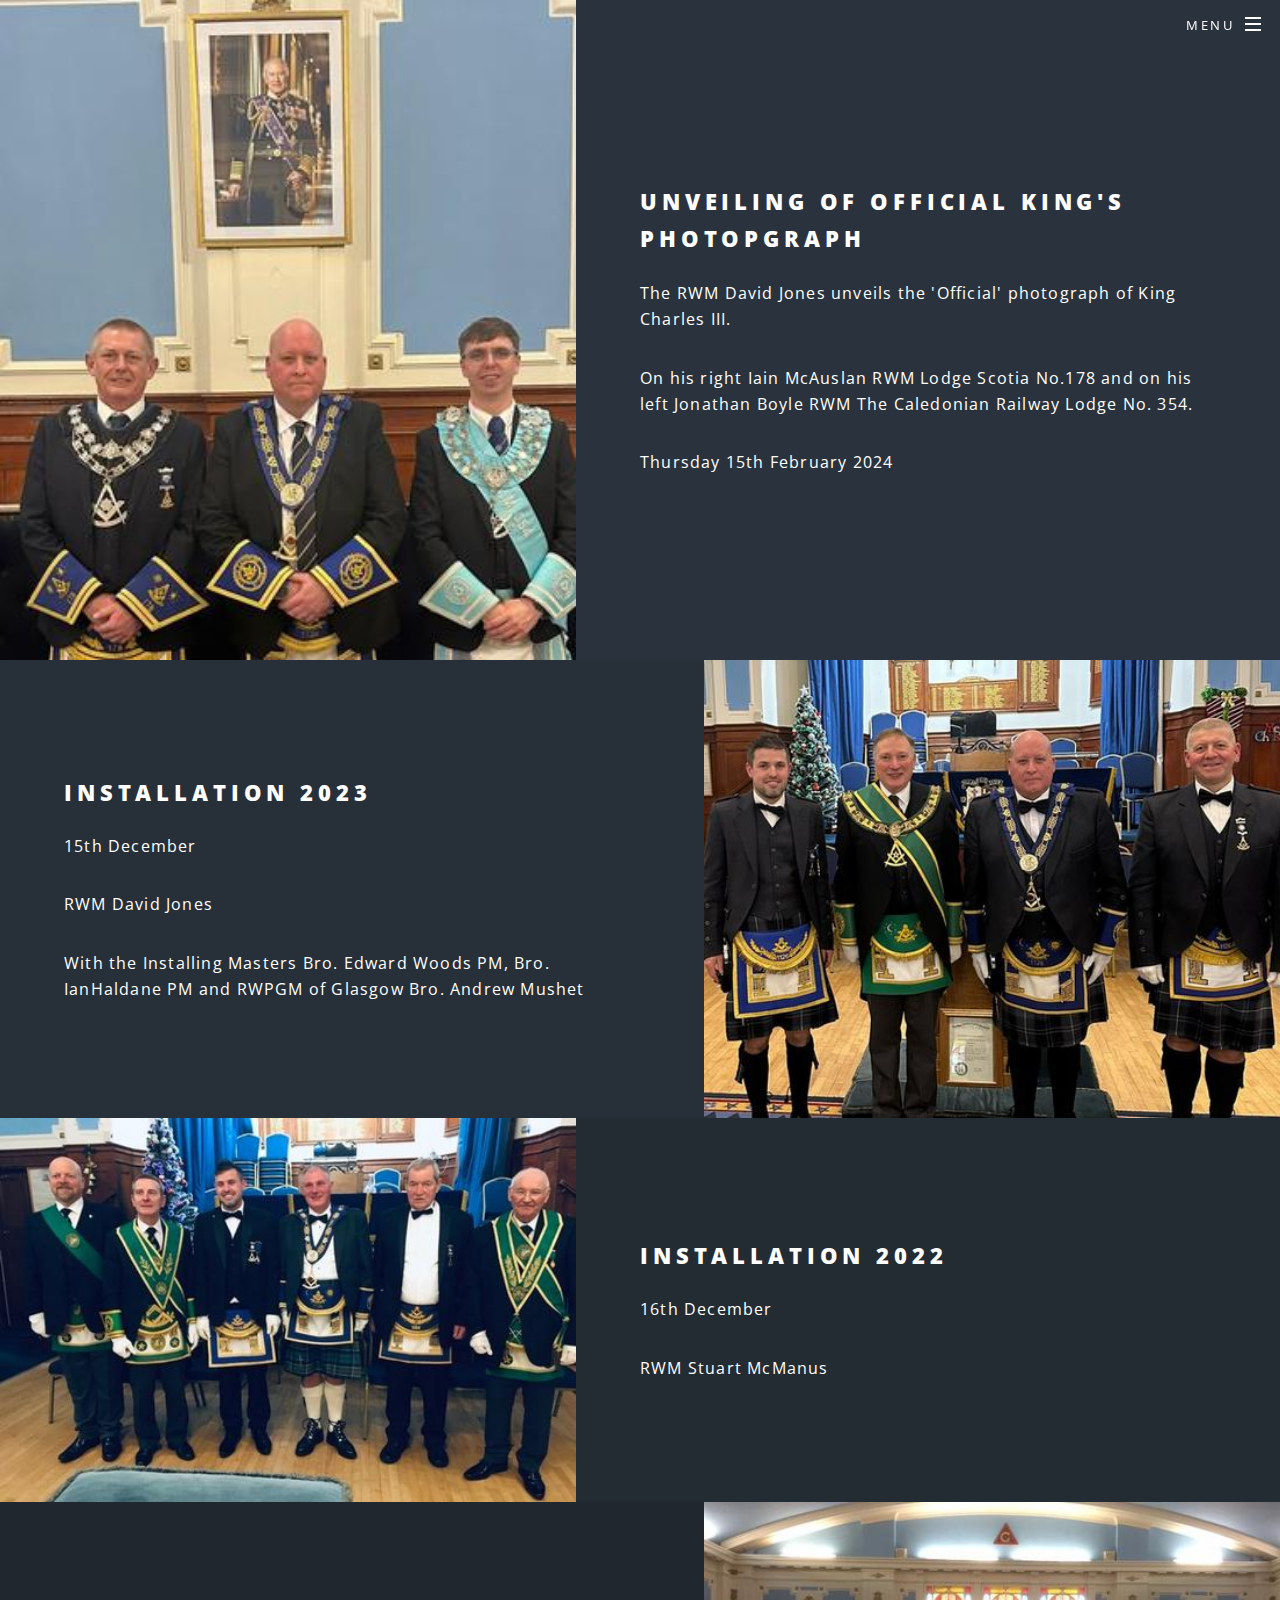
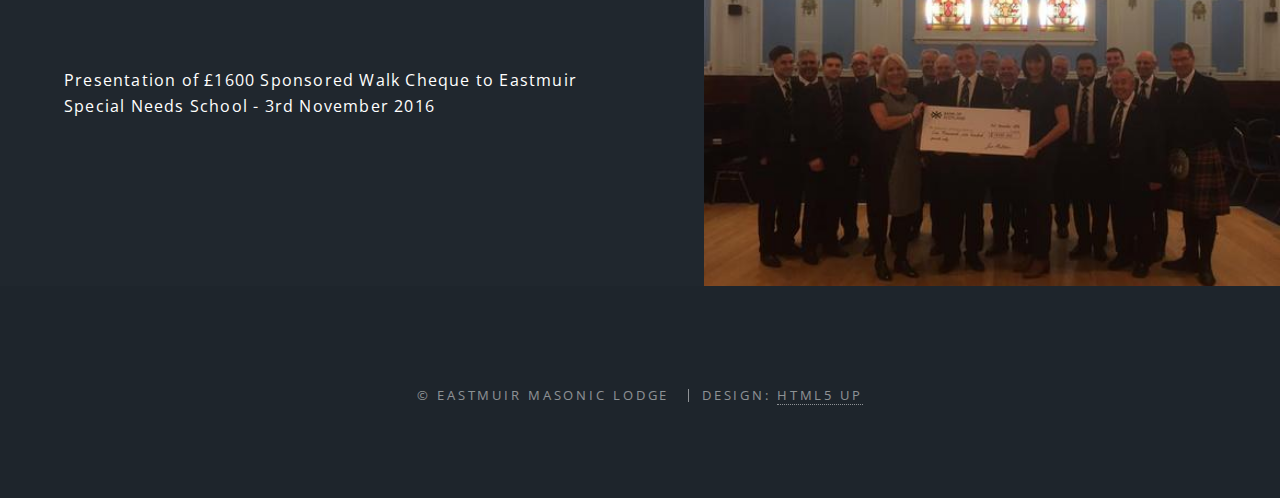
<file: Gallery.html>
<!DOCTYPE HTML>
<!--
	Spectral by HTML5 UP
	html5up.net | @ajlkn
	Free for personal and commercial use under the CCA 3.0 license (html5up.net/license)
-->
<html>
<style>
	body {
				  font-family: Verdana, sans-serif;
				  margin: 0;
				}
				
				* {
				  box-sizing: border-box;
				}
				
				.row > .column {
				  padding: 0 8px;
				}
				
				.row:after {
				  content: "";
				  display: table;
				  clear: both;
				}
				
				.column {
				  float: left;
				  width: 25%;
				}
				
				/* The Modal (background) */
				.modal {
				  display: none;
				  position: fixed;
				  z-index: 1;
				  padding-top: 100px;
				  left: 0;
				  top: 0;
				  width: 100%;
				  height: 100%;
				  overflow: auto;
				  background-color: black;
				}
				
				/* Modal Content */
				.modal-content {
				  position: relative;
				  background-color: #fefefe;
				  margin: auto;
				  padding: 0;
				  width: 50%;
				  max-width: 1200px;
				  height: 50%;
				}
				
				/* The Close Button */
				.close {
				  color: white;
				  position: absolute;
				  top: 10px;
				  right: 25px;
				  font-size: 35px;
				  font-weight: bold;
				}
				
				.close:hover,
				.close:focus {
				  color: #999;
				  text-decoration: none;
				  cursor: pointer;
				}
				
				.mySlides {
				  display: none;
				}
				
				.cursor {
				  cursor: pointer;
				}
				
				/* Next & previous buttons */
				.prev,
				.next {
				  cursor: pointer;
				  position: absolute;
				  top: 50%;
				  width: auto;
				  padding: 16px;
				  margin-top: -50px;
				  color: white;
				  font-weight: bold;
				  font-size: 20px;
				  transition: 0.6s ease;
				  border-radius: 0 3px 3px 0;
				  user-select: none;
				  -webkit-user-select: none;
				}
				
				/* Position the "next button" to the right */
				.next {
				  right: 0;
				  border-radius: 3px 0 0 3px;
				}
				
				/* On hover, add a black background color with a little bit see-through */
				.prev:hover,
				.next:hover {
				  background-color: rgba(0, 0, 0, 0.8);
				}
				
				/* Number text (1/3 etc) */
				.numbertext {
				  color: #f2f2f2;
				  font-size: 12px;
				  padding: 8px 12px;
				  position: absolute;
				  top: 0;
				}
				
				img {
				  margin-bottom: -4px;
				}
				
				.caption-container {
				  text-align: center;
				  background-color: black;
				  padding: 2px 16px;
				  color: white;
				}
				
				.demo {
				  opacity: 0.6;
				}
				
				.active,
				.demo:hover {
				  opacity: 1;
				}
				
				img.hover-shadow {
				  transition: 0.3s;
				}
				
				.hover-shadow:hover {
				  box-shadow: 0 4px 8px 0 rgba(0, 0, 0, 0.2), 0 6px 20px 0 rgba(0, 0, 0, 0.19);
				}

				* {box-sizing: border-box;}
				body {font-family: Verdana, sans-serif;}
				.mySlides {display: none;}
				img {vertical-align: middle;}

				/* Slideshow container */
				.slideshow-container {
				max-width: 1000px;
				position: relative;
				margin: auto;
				}

				/* Caption text */
				.text {
				color: #f2f2f2;
				font-size: 15px;
				padding: 8px 12px;
				position: absolute;
				bottom: 8px;
				width: 100%;
				text-align: center;
				}

				/* Number text (1/3 etc) */
				.numbertext {
				color: #f2f2f2;
				font-size: 12px;
				padding: 8px 12px;
				position: absolute;
				top: 0;
				}

				/* The dots/bullets/indicators */
				.dot {
				height: 15px;
				width: 15px;
				margin: 0 2px;
				background-color: #bbb;
				border-radius: 50%;
				display: inline-block;
				transition: background-color 0.6s ease;
				}

				.active {
				background-color: #717171;
				}

				/* Fading animation */
				.fade {
				animation-name: fade;
				animation-duration: 1.5s;
				}

				@keyframes fade {
				from {opacity: .4} 
				to {opacity: 1}
				}

				/* On smaller screens, decrease text size */
				@media only screen and (max-width: 300px) {
				.text {font-size: 11px}
				}
</style>

<head>
	<title>Eastmuir Masonic Lodge Official Site</title>
	<meta charset="utf-8" />
	<meta name="viewport" content="width=device-width, initial-scale=1, user-scalable=no" />
	<link rel="stylesheet" href="assets/css/main.css" />
	<noscript>
		<link rel="stylesheet" href="assets/css/noscript.css" /></noscript>
</head>

<body class="landing is-preload">

	<!-- Page Wrapper -->
	<div id="page-wrapper">

		<!-- Header -->
		<header id="header" class="alt">
			<h1><a href="index.html">Lodge Eastmuir No.1126</a></h1>
			<nav id="nav">
				<ul>
					<li class="special">
						<a href="#menu" class="menuToggle"><span>Menu</span></a>
						<div id="menu">
							<ul>
								<li><a href="index.html#banner" class="scrolly">Home</a></li>
								<li><a href="index.html#rwm" class="scrolly">Right Worshipful Master</a></li>
								<li><a href="index.html#officeBearers" class="scrolly">Office Bearers</a></li>
								<li><a href="index.html#syllabus" class="scrolly">Syllabus</a></li>
								<li><a href="index.html#visitations" class="scrolly">Visitations</a></li>
								<li><a href="PastMasters.html">Past Masters</a></li>
								<li><a href="History.html">History</a>
									<ul style="padding-left: 20px;">
										<li><a href="CommemorativeClock.html">Commemorative Clock</a></li>
										<li><a href="EdwardJohnRichards.html">Edward John Richards</a></li>
									</ul>
								</li>
								<li><a>Events</a>
									<ul style="padding-left: 20px;">
										<li><a href="SponsoredWalk.html">Sponsored Walk</a></li>
										<li><a href="StevelyCup.html">Stevely Cup</a></li>
										<li><a href="GrandXmasDraw.html">Grand Xmas Draw</a></li>
									</ul>
								</li>
								<li><a href="Gallery.html">Gallery</a></li>
								<li><a href="index.html#contact" class="scrolly">Contact Us</a>
									<ul style="padding-left: 20px;">
										<li><a href="PrivacyNotice.html">Privacy Notice</a></li>
									</ul>
								</li>
								<li><a href="index.html#links" class="scrolly">Links</a></li>
							</ul>
						</div>
					</li>
				</ul>
			</nav>
		</header>

		<!-- Gallery -->
		<section id="gallery" class="wrapper alt style2">
			<section id="kingsPhotograph" class="spotlight">
				<div class="image"><img src="images/Gallery/KingsPhotograph.jpg" alt=""/></div>
				<div class="content">
					<h2>Unveiling Of Official King's Photopgraph</h2>
					<p>The RWM David Jones unveils the 'Official' photograph of King Charles III.</p>
					<p>On his right Iain McAuslan RWM Lodge Scotia No.178 and on his left Jonathan Boyle RWM The Caledonian Railway Lodge No. 354.</p>
					<p>Thursday 15th February 2024</p>
				</div>
			</section>
			<section id="installation2023" class="spotlight">
				<div class="image"><img src="images/Gallery/Installation2023.jpg" alt=""/></div>
				<div class="content">
					<h2>Installation 2023</h2>
					<p>15th December</p>
					<p>RWM David Jones</p>
					<p>With the Installing Masters Bro. Edward Woods PM, Bro. IanHaldane PM and RWPGM of Glasgow Bro. Andrew Mushet</p>
				</div>
			</section>
			<section id="installation2022" class="spotlight">
				<div class="image"><img src="images/Gallery/Installation2022.jpg" alt=""/></div>
				<div class="content">
					<h2>Installation 2022</h2>
					<p>16th December</p>
					<p>RWM Stuart McManus</p>
				</div>
			</section>
			<section id="sponsoredWalkDonation" class="spotlight">
				<div class="image"><img src="images/Gallery/SponsoredWalkDonation.jpg" alt=""/></div>
				<div class="content">
					<p>Presentation of £1600 Sponsored Walk Cheque to Eastmuir Special Needs School - 3rd November 2016</p>
				</div>
			</section>
		</section>

		<!-- Footer -->
		<footer id="footer">
			<ul class="copyright">
				<li>&copy; Eastmuir Masonic Lodge</li>
				<li>Design: <a href="http://html5up.net">HTML5 UP</a></li>
			</ul>
		</footer>

	</div>

	<!-- Scripts -->
	<script src="assets/js/jquery.min.js"></script>
	<script src="assets/js/jquery.scrollex.min.js"></script>
	<script src="assets/js/jquery.scrolly.min.js"></script>
	<script src="assets/js/browser.min.js"></script>
	<script src="assets/js/breakpoints.min.js"></script>
	<script src="assets/js/util.js"></script>
	<script src="assets/js/main.js"></script>
</body>

</html>
</file>
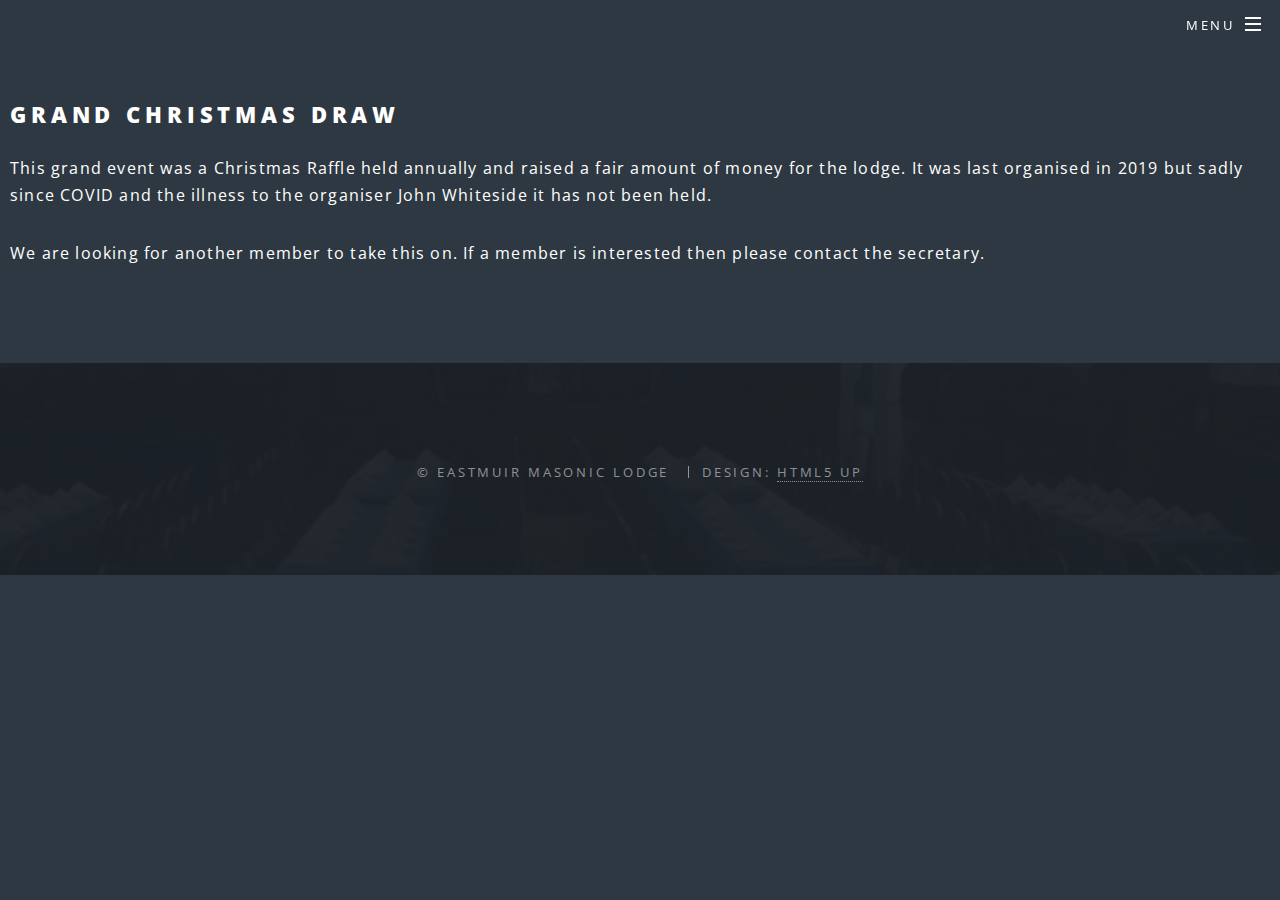
<file: GrandXmasDraw.html>
<!DOCTYPE HTML>
<!--
	Spectral by HTML5 UP
	html5up.net | @ajlkn
	Free for personal and commercial use under the CCA 3.0 license (html5up.net/license)
-->
<html>
<style>
	body {
				  font-family: Verdana, sans-serif;
				  margin: 0;
				}
				
				* {
				  box-sizing: border-box;
				}
				
				.row > .column {
				  padding: 0 8px;
				}
				
				.row:after {
				  content: "";
				  display: table;
				  clear: both;
				}
				
				.column {
				  float: left;
				  width: 25%;
				}
				
				/* The Modal (background) */
				.modal {
				  display: none;
				  position: fixed;
				  z-index: 1;
				  padding-top: 100px;
				  left: 0;
				  top: 0;
				  width: 100%;
				  height: 100%;
				  overflow: auto;
				  background-color: black;
				}
				
				/* Modal Content */
				.modal-content {
				  position: relative;
				  background-color: #fefefe;
				  margin: auto;
				  padding: 0;
				  width: 50%;
				  max-width: 1200px;
				  height: 50%;
				}
				
				/* The Close Button */
				.close {
				  color: white;
				  position: absolute;
				  top: 10px;
				  right: 25px;
				  font-size: 35px;
				  font-weight: bold;
				}
				
				.close:hover,
				.close:focus {
				  color: #999;
				  text-decoration: none;
				  cursor: pointer;
				}
				
				.mySlides {
				  display: none;
				}
				
				.cursor {
				  cursor: pointer;
				}
				
				/* Next & previous buttons */
				.prev,
				.next {
				  cursor: pointer;
				  position: absolute;
				  top: 50%;
				  width: auto;
				  padding: 16px;
				  margin-top: -50px;
				  color: white;
				  font-weight: bold;
				  font-size: 20px;
				  transition: 0.6s ease;
				  border-radius: 0 3px 3px 0;
				  user-select: none;
				  -webkit-user-select: none;
				}
				
				/* Position the "next button" to the right */
				.next {
				  right: 0;
				  border-radius: 3px 0 0 3px;
				}
				
				/* On hover, add a black background color with a little bit see-through */
				.prev:hover,
				.next:hover {
				  background-color: rgba(0, 0, 0, 0.8);
				}
				
				/* Number text (1/3 etc) */
				.numbertext {
				  color: #f2f2f2;
				  font-size: 12px;
				  padding: 8px 12px;
				  position: absolute;
				  top: 0;
				}
				
				img {
				  margin-bottom: -4px;
				}
				
				.caption-container {
				  text-align: center;
				  background-color: black;
				  padding: 2px 16px;
				  color: white;
				}
				
				.demo {
				  opacity: 0.6;
				}
				
				.active,
				.demo:hover {
				  opacity: 1;
				}
				
				img.hover-shadow {
				  transition: 0.3s;
				}
				
				.hover-shadow:hover {
				  box-shadow: 0 4px 8px 0 rgba(0, 0, 0, 0.2), 0 6px 20px 0 rgba(0, 0, 0, 0.19);
				}

				* {box-sizing: border-box;}
				body {font-family: Verdana, sans-serif;}
				.mySlides {display: none;}
				img {vertical-align: middle;}

				/* Slideshow container */
				.slideshow-container {
				max-width: 1000px;
				position: relative;
				margin: auto;
				}

				/* Caption text */
				.text {
				color: #f2f2f2;
				font-size: 15px;
				padding: 8px 12px;
				position: absolute;
				bottom: 8px;
				width: 100%;
				text-align: center;
				}

				/* Number text (1/3 etc) */
				.numbertext {
				color: #f2f2f2;
				font-size: 12px;
				padding: 8px 12px;
				position: absolute;
				top: 0;
				}

				/* The dots/bullets/indicators */
				.dot {
				height: 15px;
				width: 15px;
				margin: 0 2px;
				background-color: #bbb;
				border-radius: 50%;
				display: inline-block;
				transition: background-color 0.6s ease;
				}

				.active {
				background-color: #717171;
				}

				/* Fading animation */
				.fade {
				animation-name: fade;
				animation-duration: 1.5s;
				}

				@keyframes fade {
				from {opacity: .4} 
				to {opacity: 1}
				}

				/* On smaller screens, decrease text size */
				@media only screen and (max-width: 300px) {
				.text {font-size: 11px}
				}
</style>

<head>
	<title>Eastmuir Masonic Lodge Official Site</title>
	<meta charset="utf-8" />
	<meta name="viewport" content="width=device-width, initial-scale=1, user-scalable=no" />
	<link rel="stylesheet" href="assets/css/main.css" />
	<noscript>
		<link rel="stylesheet" href="assets/css/noscript.css" /></noscript>
</head>

<body class="landing is-preload">

	<!-- Page Wrapper -->
	<div id="page-wrapper">

		<!-- Header -->
		<header id="header" class="alt">
			<h1><a href="index.html">Lodge Eastmuir No.1126</a></h1>
			<nav id="nav">
				<ul>
					<li class="special">
						<a href="#menu" class="menuToggle"><span>Menu</span></a>
						<div id="menu">
							<ul>
								<li><a href="index.html#banner" class="scrolly">Home</a></li>
								<li><a href="index.html#rwm" class="scrolly">Right Worshipful Master</a></li>
								<li><a href="index.html#officeBearers" class="scrolly">Office Bearers</a></li>
								<li><a href="index.html#syllabus" class="scrolly">Syllabus</a></li>
								<li><a href="index.html#visitations" class="scrolly">Visitations</a></li>
								<li><a href="PastMasters.html">Past Masters</a></li>
								<li><a href="History.html">History</a>
									<ul style="padding-left: 20px;">
										<li><a href="CommemorativeClock.html">Commemorative Clock</a></li>
										<li><a href="EdwardJohnRichards.html">Edward John Richards</a></li>
									</ul>
								</li>
								<li><a>Events</a>
									<ul style="padding-left: 20px;">
										<li><a href="SponsoredWalk.html">Sponsored Walk</a></li>
										<li><a href="StevelyCup.html">Stevely Cup</a></li>
										<li><a href="GrandXmasDraw.html">Grand Xmas Draw</a></li>
									</ul>
								</li>
								<li><a href="Gallery.html">Gallery</a></li>
								<li><a href="index.html#contact" class="scrolly">Contact Us</a>
									<ul style="padding-left: 20px;">
										<li><a href="PrivacyNotice.html">Privacy Notice</a></li>
									</ul>
								</li>
								<li><a href="index.html#links" class="scrolly">Links</a></li>
							</ul>
						</div>
					</li>
				</ul>
			</nav>
		</header>

		<!-- Grand Xmas Draw -->
		<section id="grandXmasDraw" class="wrapper style2">
			<div class="content" style="padding-left: 10px;">
				<h2>Grand Christmas Draw</h2>
				<p>
					This grand event was a Christmas Raffle held annually and raised a fair amount of money for the lodge. It was last organised in 2019 but sadly since 
					COVID and the illness to the organiser John Whiteside it has not been held.
				</p>
				<p>We are looking for another member to take this on. If a member is interested then please contact the secretary.</p>
			</div>
		</section>

		<!-- Footer -->
		<footer id="footer">
			<ul class="copyright">
				<li>&copy; Eastmuir Masonic Lodge</li>
				<li>Design: <a href="http://html5up.net">HTML5 UP</a></li>
			</ul>
		</footer>

	</div>

	<!-- Scripts -->
	<script src="assets/js/jquery.min.js"></script>
	<script src="assets/js/jquery.scrollex.min.js"></script>
	<script src="assets/js/jquery.scrolly.min.js"></script>
	<script src="assets/js/browser.min.js"></script>
	<script src="assets/js/breakpoints.min.js"></script>
	<script src="assets/js/util.js"></script>
	<script src="assets/js/main.js"></script>
</body>

</html>
</file>
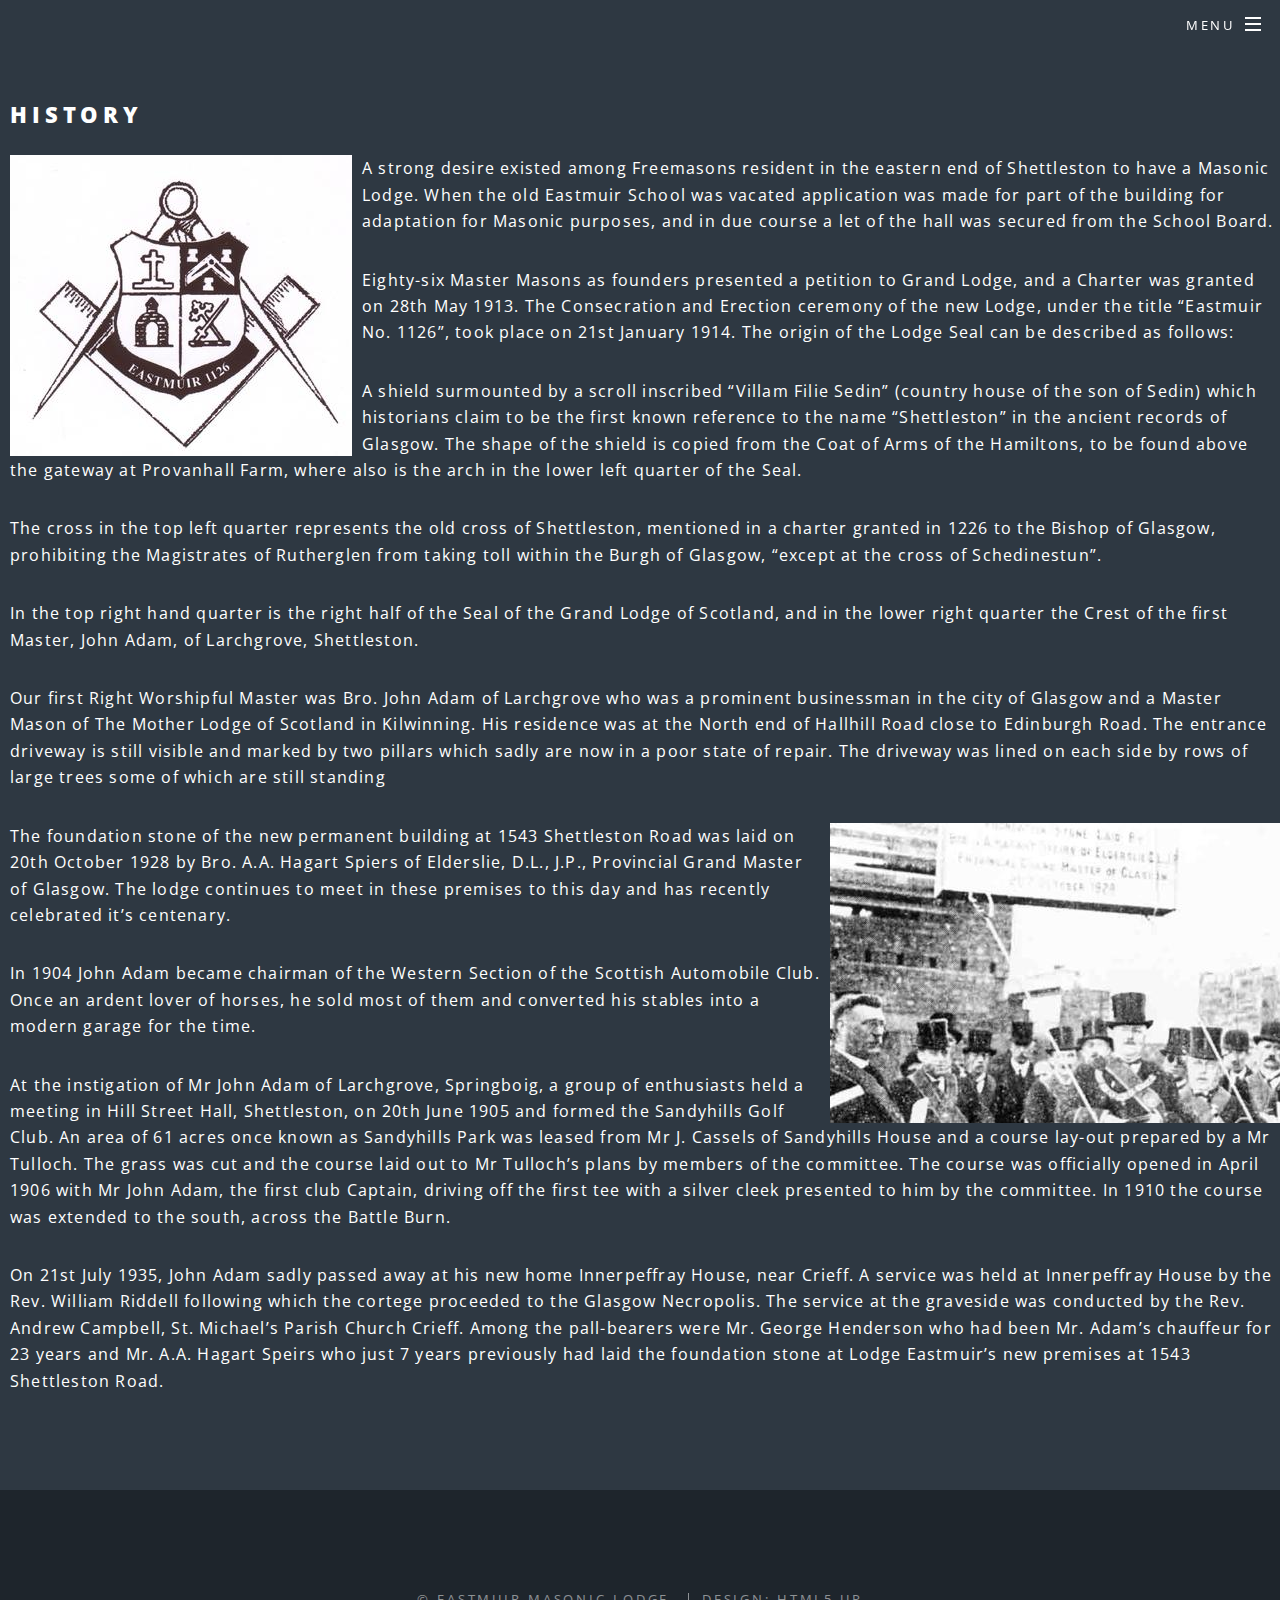
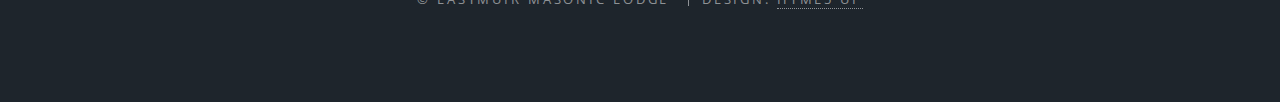
<file: History.html>
<!DOCTYPE HTML>
<!--
	Spectral by HTML5 UP
	html5up.net | @ajlkn
	Free for personal and commercial use under the CCA 3.0 license (html5up.net/license)
-->
<html>
<style>
	body {
				  font-family: Verdana, sans-serif;
				  margin: 0;
				}
				
				* {
				  box-sizing: border-box;
				}
				
				.row > .column {
				  padding: 0 8px;
				}
				
				.row:after {
				  content: "";
				  display: table;
				  clear: both;
				}
				
				.column {
				  float: left;
				  width: 25%;
				}
				
				/* The Modal (background) */
				.modal {
				  display: none;
				  position: fixed;
				  z-index: 1;
				  padding-top: 100px;
				  left: 0;
				  top: 0;
				  width: 100%;
				  height: 100%;
				  overflow: auto;
				  background-color: black;
				}
				
				/* Modal Content */
				.modal-content {
				  position: relative;
				  background-color: #fefefe;
				  margin: auto;
				  padding: 0;
				  width: 50%;
				  max-width: 1200px;
				  height: 50%;
				}
				
				/* The Close Button */
				.close {
				  color: white;
				  position: absolute;
				  top: 10px;
				  right: 25px;
				  font-size: 35px;
				  font-weight: bold;
				}
				
				.close:hover,
				.close:focus {
				  color: #999;
				  text-decoration: none;
				  cursor: pointer;
				}
				
				.mySlides {
				  display: none;
				}
				
				.cursor {
				  cursor: pointer;
				}
				
				/* Next & previous buttons */
				.prev,
				.next {
				  cursor: pointer;
				  position: absolute;
				  top: 50%;
				  width: auto;
				  padding: 16px;
				  margin-top: -50px;
				  color: white;
				  font-weight: bold;
				  font-size: 20px;
				  transition: 0.6s ease;
				  border-radius: 0 3px 3px 0;
				  user-select: none;
				  -webkit-user-select: none;
				}
				
				/* Position the "next button" to the right */
				.next {
				  right: 0;
				  border-radius: 3px 0 0 3px;
				}
				
				/* On hover, add a black background color with a little bit see-through */
				.prev:hover,
				.next:hover {
				  background-color: rgba(0, 0, 0, 0.8);
				}
				
				/* Number text (1/3 etc) */
				.numbertext {
				  color: #f2f2f2;
				  font-size: 12px;
				  padding: 8px 12px;
				  position: absolute;
				  top: 0;
				}
				
				img {
				  margin-bottom: -4px;
				}
				
				.caption-container {
				  text-align: center;
				  background-color: black;
				  padding: 2px 16px;
				  color: white;
				}
				
				.demo {
				  opacity: 0.6;
				}
				
				.active,
				.demo:hover {
				  opacity: 1;
				}
				
				img.hover-shadow {
				  transition: 0.3s;
				}
				
				.hover-shadow:hover {
				  box-shadow: 0 4px 8px 0 rgba(0, 0, 0, 0.2), 0 6px 20px 0 rgba(0, 0, 0, 0.19);
				}
</style>

<head>
	<title>Eastmuir Masonic Lodge Official Site</title>
	<meta charset="utf-8" />
	<meta name="viewport" content="width=device-width, initial-scale=1, user-scalable=no" />
	<link rel="stylesheet" href="assets/css/main.css" />
	<noscript>
		<link rel="stylesheet" href="assets/css/noscript.css" /></noscript>
</head>

<body class="landing is-preload">

	<!-- Page Wrapper -->
	<div id="page-wrapper">

		<!-- Header -->
		<header id="header" class="alt">
			<h1><a href="index.html">Lodge Eastmuir No.1126</a></h1>
			<nav id="nav">
				<ul>
					<li class="special">
						<a href="#menu" class="menuToggle"><span>Menu</span></a>
						<div id="menu">
							<ul>
								<li><a href="index.html#banner" class="scrolly">Home</a></li>
								<li><a href="index.html#rwm" class="scrolly">Right Worshipful Master</a></li>
								<li><a href="index.html#officeBearers" class="scrolly">Office Bearers</a></li>
								<li><a href="index.html#syllabus" class="scrolly">Syllabus</a></li>
								<li><a href="index.html#visitations" class="scrolly">Visitations</a></li>
								<li><a href="PastMasters.html">Past Masters</a></li>
								<li><a href="History.html">History</a>
									<ul style="padding-left: 20px;">
										<li><a href="CommemorativeClock.html">Commemorative Clock</a></li>
										<li><a href="EdwardJohnRichards.html">Edward John Richards</a></li>
									</ul>
								</li>
								<li><a>Events</a>
									<ul style="padding-left: 20px;">
										<li><a href="SponsoredWalk.html">Sponsored Walk</a></li>
										<li><a href="StevelyCup.html">Stevely Cup</a></li>
										<li><a href="GrandXmasDraw.html">Grand Xmas Draw</a></li>
									</ul>
								</li>
								<li><a href="Gallery.html">Gallery</a></li>
								<li><a href="index.html#contact" class="scrolly">Contact Us</a>
									<ul style="padding-left: 20px;">
										<li><a href="PrivacyNotice.html">Privacy Notice</a></li>
									</ul>
								</li>
								<li><a href="index.html#links" class="scrolly">Links</a></li>
							</ul>
						</div>
					</li>
				</ul>
			</nav>
		</header>

		<!-- History -->
		<section id="history" class="wrapper style2">			
			<div class="content" style="padding-left: 10px;">
				<h2>History</h2>
                <img src="images/History1.jpg" style="float: left; padding-right: 10px;"/>
                <p>
                    A strong desire existed among Freemasons resident in the eastern end of Shettleston to have a Masonic Lodge. When the old Eastmuir School 
                    was vacated application was made for part of the building for adaptation for Masonic purposes, and in due course a let of the hall was secured 
                    from the School Board.
                </p>
                <p>
                    Eighty-six Master Masons as founders presented a petition to Grand Lodge, and a Charter was granted on 28th May 1913. The Consecration and Erection 
                    ceremony of the new Lodge, under the title “Eastmuir No. 1126”, took place on 21st January 1914.  The origin of the Lodge Seal can be described as follows:
                </p>
                <p>
                    A shield surmounted by a scroll inscribed “Villam Filie Sedin” (country house of the son of Sedin) which historians claim to be the first known reference 
                    to the name “Shettleston” in the ancient records of Glasgow. The shape of the shield is copied from the Coat of Arms of the Hamiltons, to be found above 
                    the gateway at Provanhall Farm, where also is the arch in the lower left quarter of the Seal. 
                </p>
                <p>
                    The cross in the top left quarter represents the old cross of Shettleston, mentioned in a charter granted in 1226 to the Bishop of Glasgow, prohibiting the 
                    Magistrates of Rutherglen from taking toll within the Burgh of Glasgow, “except at the cross of Schedinestun”.
                </p>
                <p>
                    In the top right hand quarter is the right half of the Seal of the Grand Lodge of Scotland, and in the lower right quarter the Crest of the first Master, 
                    John Adam, of Larchgrove, Shettleston.
                </p>
                <p>
                    Our first Right Worshipful Master was Bro. John Adam of Larchgrove who was a prominent businessman in the city of Glasgow and a Master Mason of The Mother 
                    Lodge of Scotland in Kilwinning.  His residence was at the North end of Hallhill Road close to Edinburgh Road. The entrance driveway is still visible and 
                    marked by two pillars which sadly are now in a poor state of repair. The driveway was lined on each side by rows of large trees some of which are still standing
                </p>                
                <img src="images/History2.jpg" style="float: right; padding-left: 10px;"/>
                <p>
                    The foundation stone of the new permanent building at 1543 Shettleston Road was laid on 20th October 1928 by Bro. A.A. Hagart Spiers of Elderslie, D.L., J.P., 
                    Provincial Grand Master of Glasgow. The lodge continues to meet in these premises to this day and has recently celebrated it’s centenary. 
                </p>
                <p>
                    In 1904 John Adam became chairman of the Western Section of the Scottish Automobile Club. Once an ardent lover of horses, he sold most of them and converted his 
                    stables into a modern garage for the time.
                </p>
                <p>
                    At the instigation of Mr John Adam of Larchgrove, Springboig, a group of enthusiasts held a meeting in Hill Street Hall, Shettleston, on 20th June 1905 and 
                    formed the Sandyhills Golf Club. An area of 61 acres once known as Sandyhills Park was leased from Mr J. Cassels of Sandyhills House and a course lay-out 
                    prepared by a Mr Tulloch. The grass was cut and the course laid out to Mr Tulloch’s plans by members of the committee.  The course was officially opened 
                    in April 1906 with Mr John Adam, the first club Captain, driving off the first tee with a silver cleek presented to him by the committee. In 1910 the course 
                    was extended to the south, across the Battle Burn.
                </p>
                <p>
                    On 21st July 1935, John Adam sadly passed away at his new home Innerpeffray House, near Crieff. A service was held at Innerpeffray House by the Rev. 
                    William Riddell following which the cortege proceeded to the Glasgow Necropolis. The service at the graveside was conducted by the Rev. Andrew Campbell, 
                    St. Michael’s Parish Church Crieff. Among the pall-bearers were Mr. George Henderson who had been Mr. Adam’s chauffeur for 23 years and Mr. A.A. Hagart Speirs 
                    who just 7 years previously had laid the foundation stone at Lodge Eastmuir’s new premises at 1543 Shettleston Road.
                </p>
			</div>
		</section>

		<!-- Footer -->
		<footer id="footer">
			<ul class="copyright">
				<li>&copy; Eastmuir Masonic Lodge</li>
				<li>Design: <a href="http://html5up.net">HTML5 UP</a></li>
			</ul>
		</footer>

	</div>

	<!-- Scripts -->
	<script src="assets/js/jquery.min.js"></script>
	<script src="assets/js/jquery.scrollex.min.js"></script>
	<script src="assets/js/jquery.scrolly.min.js"></script>
	<script src="assets/js/browser.min.js"></script>
	<script src="assets/js/breakpoints.min.js"></script>
	<script src="assets/js/util.js"></script>
	<script src="assets/js/main.js"></script>
</body>

</html>
</file>
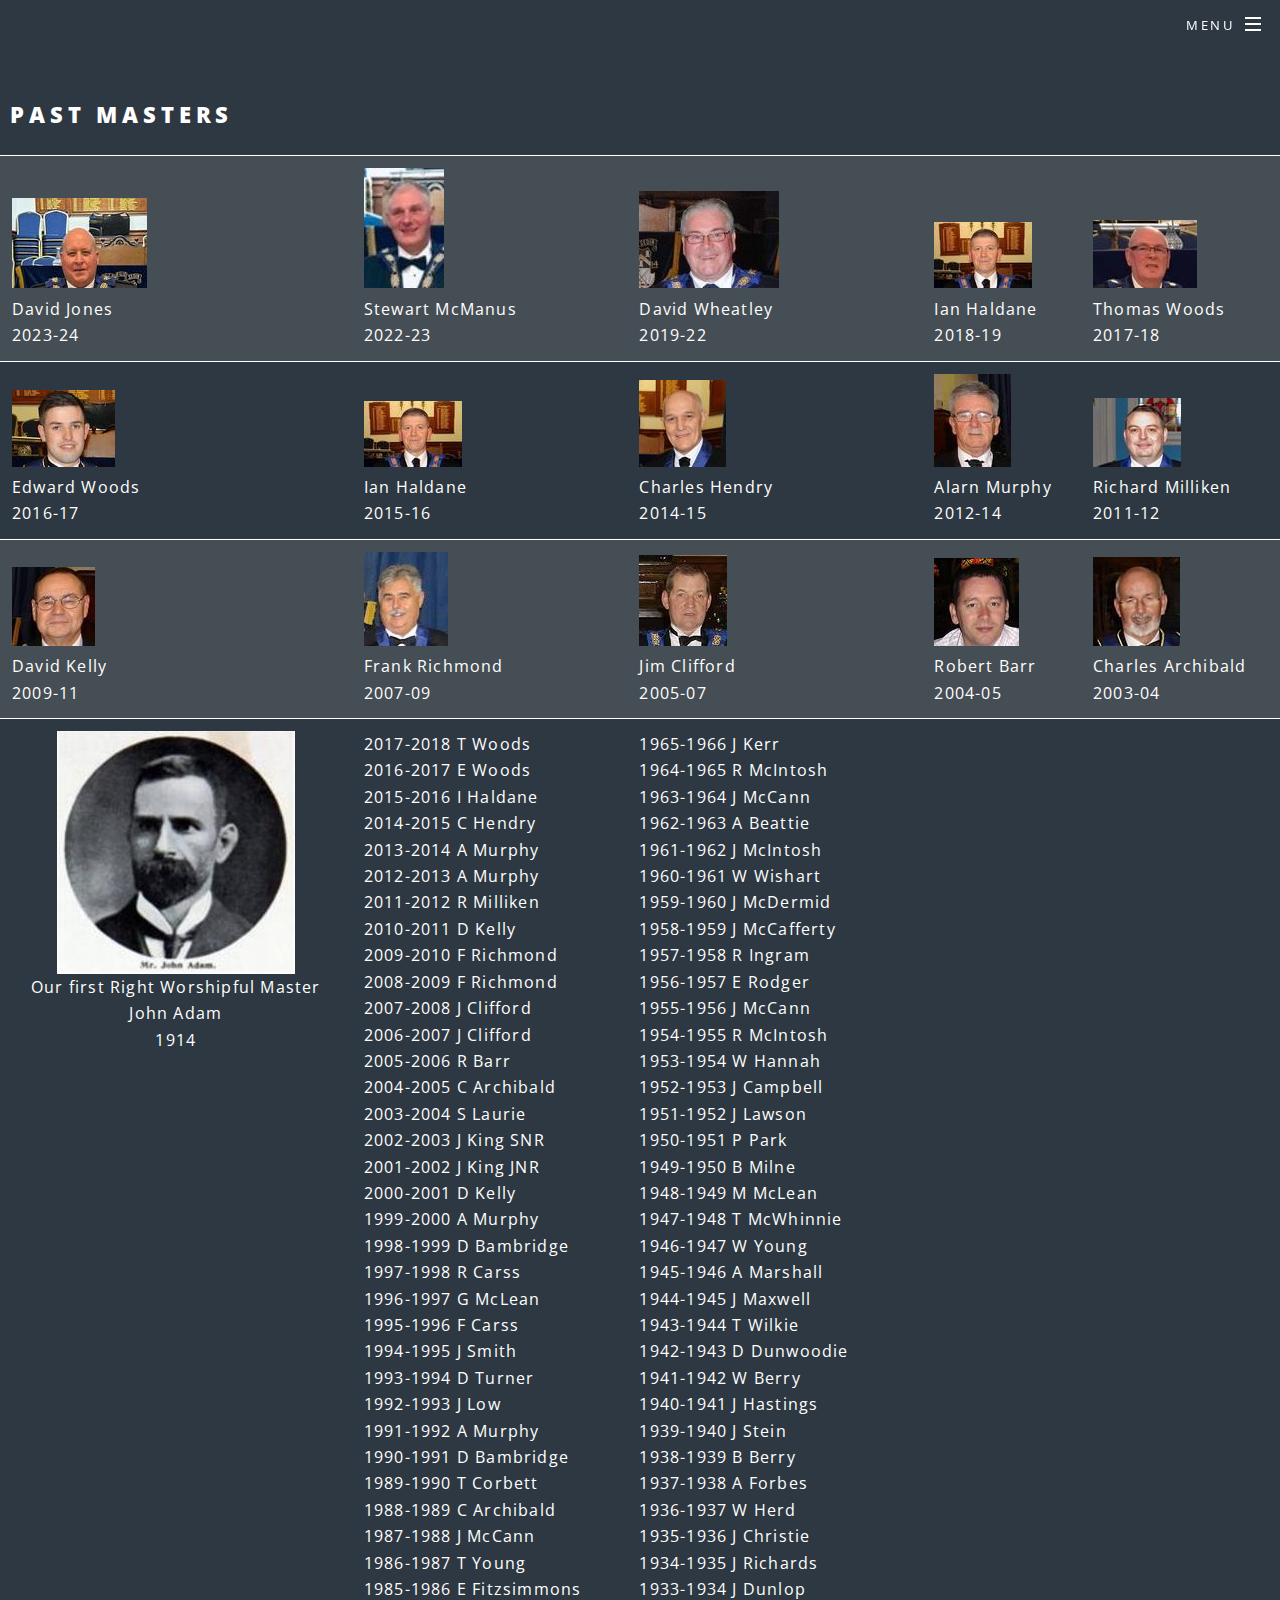
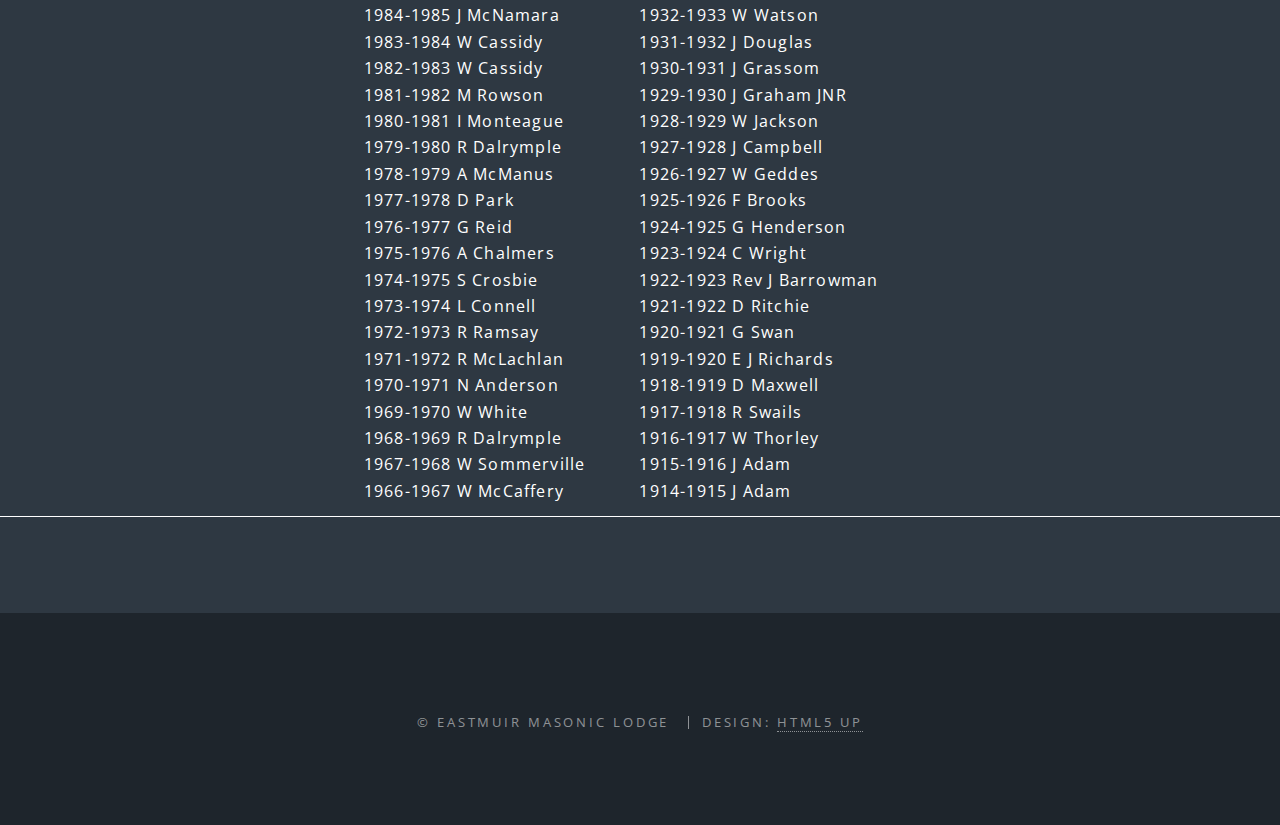
<file: PastMasters.html>
<!DOCTYPE HTML>
<!--
	Spectral by HTML5 UP
	html5up.net | @ajlkn
	Free for personal and commercial use under the CCA 3.0 license (html5up.net/license)
-->
<html>
<style>
	body {
				  font-family: Verdana, sans-serif;
				  margin: 0;
				}
				
				* {
				  box-sizing: border-box;
				}
				
				.row > .column {
				  padding: 0 8px;
				}
				
				.row:after {
				  content: "";
				  display: table;
				  clear: both;
				}
				
				.column {
				  float: left;
				  width: 25%;
				}
				
				/* The Modal (background) */
				.modal {
				  display: none;
				  position: fixed;
				  z-index: 1;
				  padding-top: 100px;
				  left: 0;
				  top: 0;
				  width: 100%;
				  height: 100%;
				  overflow: auto;
				  background-color: black;
				}
				
				/* Modal Content */
				.modal-content {
				  position: relative;
				  background-color: #fefefe;
				  margin: auto;
				  padding: 0;
				  width: 50%;
				  max-width: 1200px;
				  height: 50%;
				}
				
				/* The Close Button */
				.close {
				  color: white;
				  position: absolute;
				  top: 10px;
				  right: 25px;
				  font-size: 35px;
				  font-weight: bold;
				}
				
				.close:hover,
				.close:focus {
				  color: #999;
				  text-decoration: none;
				  cursor: pointer;
				}
				
				.mySlides {
				  display: none;
				}
				
				.cursor {
				  cursor: pointer;
				}
				
				/* Next & previous buttons */
				.prev,
				.next {
				  cursor: pointer;
				  position: absolute;
				  top: 50%;
				  width: auto;
				  padding: 16px;
				  margin-top: -50px;
				  color: white;
				  font-weight: bold;
				  font-size: 20px;
				  transition: 0.6s ease;
				  border-radius: 0 3px 3px 0;
				  user-select: none;
				  -webkit-user-select: none;
				}
				
				/* Position the "next button" to the right */
				.next {
				  right: 0;
				  border-radius: 3px 0 0 3px;
				}
				
				/* On hover, add a black background color with a little bit see-through */
				.prev:hover,
				.next:hover {
				  background-color: rgba(0, 0, 0, 0.8);
				}
				
				/* Number text (1/3 etc) */
				.numbertext {
				  color: #f2f2f2;
				  font-size: 12px;
				  padding: 8px 12px;
				  position: absolute;
				  top: 0;
				}
				
				img {
				  margin-bottom: -4px;
				}
				
				.caption-container {
				  text-align: center;
				  background-color: black;
				  padding: 2px 16px;
				  color: white;
				}
				
				.demo {
				  opacity: 0.6;
				}
				
				.active,
				.demo:hover {
				  opacity: 1;
				}
				
				img.hover-shadow {
				  transition: 0.3s;
				}
				
				.hover-shadow:hover {
				  box-shadow: 0 4px 8px 0 rgba(0, 0, 0, 0.2), 0 6px 20px 0 rgba(0, 0, 0, 0.19);
				}
</style>

<head>
	<title>Eastmuir Masonic Lodge Official Site</title>
	<meta charset="utf-8" />
	<meta name="viewport" content="width=device-width, initial-scale=1, user-scalable=no" />
	<link rel="stylesheet" href="assets/css/main.css" />
	<noscript>
		<link rel="stylesheet" href="assets/css/noscript.css" /></noscript>
</head>

<body class="landing is-preload">

	<!-- Page Wrapper -->
	<div id="page-wrapper">

		<!-- Header -->
		<header id="header" class="alt">
			<h1><a href="index.html">Lodge Eastmuir No.1126</a></h1>
			<nav id="nav">
				<ul>
					<li class="special">
						<a href="#menu" class="menuToggle"><span>Menu</span></a>
						<div id="menu">
							<ul>
								<li><a href="index.html#banner" class="scrolly">Home</a></li>
								<li><a href="index.html#rwm" class="scrolly">Right Worshipful Master</a></li>
								<li><a href="index.html#officeBearers" class="scrolly">Office Bearers</a></li>
								<li><a href="index.html#syllabus" class="scrolly">Syllabus</a></li>
								<li><a href="index.html#visitations" class="scrolly">Visitations</a></li>
								<li><a href="PastMasters.html">Past Masters</a></li>
								<li><a href="History.html">History</a>
									<ul style="padding-left: 20px;">
										<li><a href="CommemorativeClock.html">Commemorative Clock</a></li>
										<li><a href="EdwardJohnRichards.html">Edward John Richards</a></li>
									</ul>
								</li>
								<li><a>Events</a>
									<ul style="padding-left: 20px;">
										<li><a href="SponsoredWalk.html">Sponsored Walk</a></li>
										<li><a href="StevelyCup.html">Stevely Cup</a></li>
										<li><a href="GrandXmasDraw.html">Grand Xmas Draw</a></li>
									</ul>
								</li>
								<li><a href="Gallery.html">Gallery</a></li>
								<li><a href="index.html#contact" class="scrolly">Contact Us</a>
									<ul style="padding-left: 20px;">
										<li><a href="PrivacyNotice.html">Privacy Notice</a></li>
									</ul>
								</li>
								<li><a href="index.html#links" class="scrolly">Links</a></li>
							</ul>
						</div>
					</li>
				</ul>
			</nav>
		</header>

		<!-- Past Masters -->
		<section id="pastMasters" class="wrapper style2">			
			<div class="content">
				<h2 style="padding-left: 10px;">Past Masters</h2>
				<table>
					<tr>
						<td>
							<img src="images/PastMasters/DavidJones.jpg" alt="" />
							<br/>David Jones<br/>2023-24
						</td>
						<td>
							<img src="images/PastMasters/StewartMcManus.jpg" alt="" />
							<br/>Stewart McManus<br/>2022-23
						</td>
						<td>
							<img src="images/PastMasters/DavidWheatley.jpg" alt="" />
							<br/>David Wheatley<br/>2019-22
						</td>
						<td>
							<img src="images/PastMasters/IanHaldane.jpg" alt="" />
							<br/>Ian Haldane<br/>2018-19
						</td>
						<td>
							<img src="images/PastMasters/ThomasWoods.jpg" alt="" />
							<br/>Thomas Woods<br/>2017-18
						</td>
					</tr>
					<tr>
						<td>
							<img src="images/PastMasters/EdwardWoods.jpg" alt="" />
							<br/>Edward Woods<br/>2016-17
						</td>
						<td>
							<img src="images/PastMasters/IanHaldane.jpg" alt="" />
							<br/>Ian Haldane<br/>2015-16
						</td>
						<td>
							<img src="images/PastMasters/CharlesHendry.jpg" alt="" />
							<br/>Charles Hendry<br/>2014-15
						</td>
						<td>
							<img src="images/PastMasters/AlanMurphy.jpg" alt="" />
							<br/>Alarn Murphy<br/>2012-14
						</td>
						<td>
							<img src="images/PastMasters/RichardMilliken.jpg" alt="" />
							<br/>Richard Milliken<br/>2011-12
						</td>						
					</tr>
					<tr>
						<td>
							<img src="images/PastMasters/DavidKelly.jpg" alt="" />
							<br/>David Kelly<br/>2009-11
						</td>
						<td>
							<img src="images/PastMasters/FrankRichmond.jpg" alt="" />
							<br/>Frank Richmond<br/>2007-09
						</td>
						<td>
							<img src="images/PastMasters/JimClifford.jpg" alt="" />
							<br/>Jim Clifford<br/>2005-07
						</td>
						<td>
							<img src="images/PastMasters/RobertBarr.jpg" alt="" />
							<br/>Robert Barr<br/>2004-05
						</td>						<td>
							<img src="images/PastMasters/CharlesArchibald.jpg" alt="" />
							<br/>Charles Archibald<br/>2003-04
						</td>
					</tr>
					<tr>
						<td>
							<div style="text-align: center;">
								<img style="vertical-align: top;" src="images/PastMasters/JohnAdam.jpg" alt="" />							
								<br/>Our first Right Worshipful Master
								<br/>John Adam
								<br/>1914
							</div>
						</td>
						<td>
							2017-2018 T Woods<br/>
							2016-2017 E Woods<br/>
							2015-2016 I Haldane<br/>
							2014-2015 C Hendry<br/>
							2013-2014 A Murphy<br/>
							2012-2013 A Murphy<br/>
							2011-2012 R Milliken<br/>
							2010-2011 D Kelly<br/>
							2009-2010 F Richmond<br/>
							2008-2009 F Richmond<br/>
							2007-2008 J Clifford<br/>
							2006-2007 J Clifford<br/>
							2005-2006 R Barr<br/>
							2004-2005 C Archibald<br/>
							2003-2004 S Laurie<br/>
							2002-2003 J King SNR<br/>
							2001-2002 J King JNR<br/>
							2000-2001 D Kelly<br/>
							1999-2000 A Murphy<br/>
							1998-1999 D Bambridge<br/>
							1997-1998 R Carss<br/>
							1996-1997 G McLean<br/>
							1995-1996 F Carss<br/>
							1994-1995 J Smith<br/>
							1993-1994 D Turner<br/>
							1992-1993 J Low<br/>
							1991-1992 A Murphy<br/>
							1990-1991 D Bambridge<br/>
							1989-1990 T Corbett<br/>
							1988-1989 C Archibald<br/>
							1987-1988 J McCann<br/>
							1986-1987 T Young<br/>
							1985-1986 E Fitzsimmons<br/>
							1984-1985 J McNamara<br/>
							1983-1984 W Cassidy<br/>
							1982-1983 W Cassidy<br/>
							1981-1982 M Rowson<br/>
							1980-1981 I Monteague<br/>
							1979-1980 R Dalrymple<br/>
							1978-1979 A McManus<br/>
							1977-1978 D Park<br/>
							1976-1977 G Reid<br/>
							1975-1976 A Chalmers<br/>
							1974-1975 S Crosbie<br/>
							1973-1974 L Connell<br/>
							1972-1973 R Ramsay<br/>
							1971-1972 R McLachlan<br/>
							1970-1971 N Anderson<br/>
							1969-1970 W White<br/>
							1968-1969 R Dalrymple<br/>
							1967-1968 W Sommerville<br/>
							1966-1967 W McCaffery<br/>
						</td>
						<td>
							1965-1966 J Kerr<br/>
							1964-1965 R McIntosh<br/>
							1963-1964 J McCann<br/>
							1962-1963 A Beattie<br/>
							1961-1962 J McIntosh<br/>
							1960-1961 W Wishart<br/>
							1959-1960 J McDermid<br/>
							1958-1959 J McCafferty<br/>
							1957-1958 R Ingram<br/>
							1956-1957 E Rodger<br/>
							1955-1956 J McCann<br/>
							1954-1955 R McIntosh<br/>
							1953-1954 W Hannah<br/>
							1952-1953 J Campbell<br/>
							1951-1952 J Lawson<br/>
							1950-1951 P Park<br/>
							1949-1950 B Milne<br/>
							1948-1949 M McLean<br/>
							1947-1948 T McWhinnie<br/>
							1946-1947 W Young<br/>
							1945-1946 A Marshall<br/>
							1944-1945 J Maxwell<br/>
							1943-1944 T Wilkie<br/>
							1942-1943 D Dunwoodie<br/>
							1941-1942 W Berry<br/>
							1940-1941 J Hastings<br/>
							1939-1940 J Stein<br/>
							1938-1939 B Berry<br/>
							1937-1938 A Forbes<br/>
							1936-1937 W Herd<br/>
							1935-1936 J Christie<br/>
							1934-1935 J Richards<br/>
							1933-1934 J Dunlop<br/>
							1932-1933 W Watson<br/>
							1931-1932 J Douglas<br/>
							1930-1931 J Grassom<br/>
							1929-1930 J Graham JNR<br/>
							1928-1929 W Jackson<br/>
							1927-1928 J Campbell<br/>
							1926-1927 W Geddes<br/>
							1925-1926 F Brooks<br/>
							1924-1925 G Henderson<br/>
							1923-1924 C Wright<br/>
							1922-1923 Rev J Barrowman<br/>
							1921-1922 D Ritchie<br/>
							1920-1921 G Swan<br/>
							1919-1920 E J Richards<br/>
							1918-1919 D Maxwell<br/>
							1917-1918 R Swails<br/>
							1916-1917 W Thorley<br/>
							1915-1916 J Adam<br/>
							1914-1915 J Adam<br/>
						</td>
					</tr>
				</table>
			</div>
		</section>

		<!-- Footer -->
		<footer id="footer">
			<ul class="copyright">
				<li>&copy; Eastmuir Masonic Lodge</li>
				<li>Design: <a href="http://html5up.net">HTML5 UP</a></li>
			</ul>
		</footer>

	</div>

	<!-- Scripts -->
	<script src="assets/js/jquery.min.js"></script>
	<script src="assets/js/jquery.scrollex.min.js"></script>
	<script src="assets/js/jquery.scrolly.min.js"></script>
	<script src="assets/js/browser.min.js"></script>
	<script src="assets/js/breakpoints.min.js"></script>
	<script src="assets/js/util.js"></script>
	<script src="assets/js/main.js"></script>
</body>

</html>
</file>
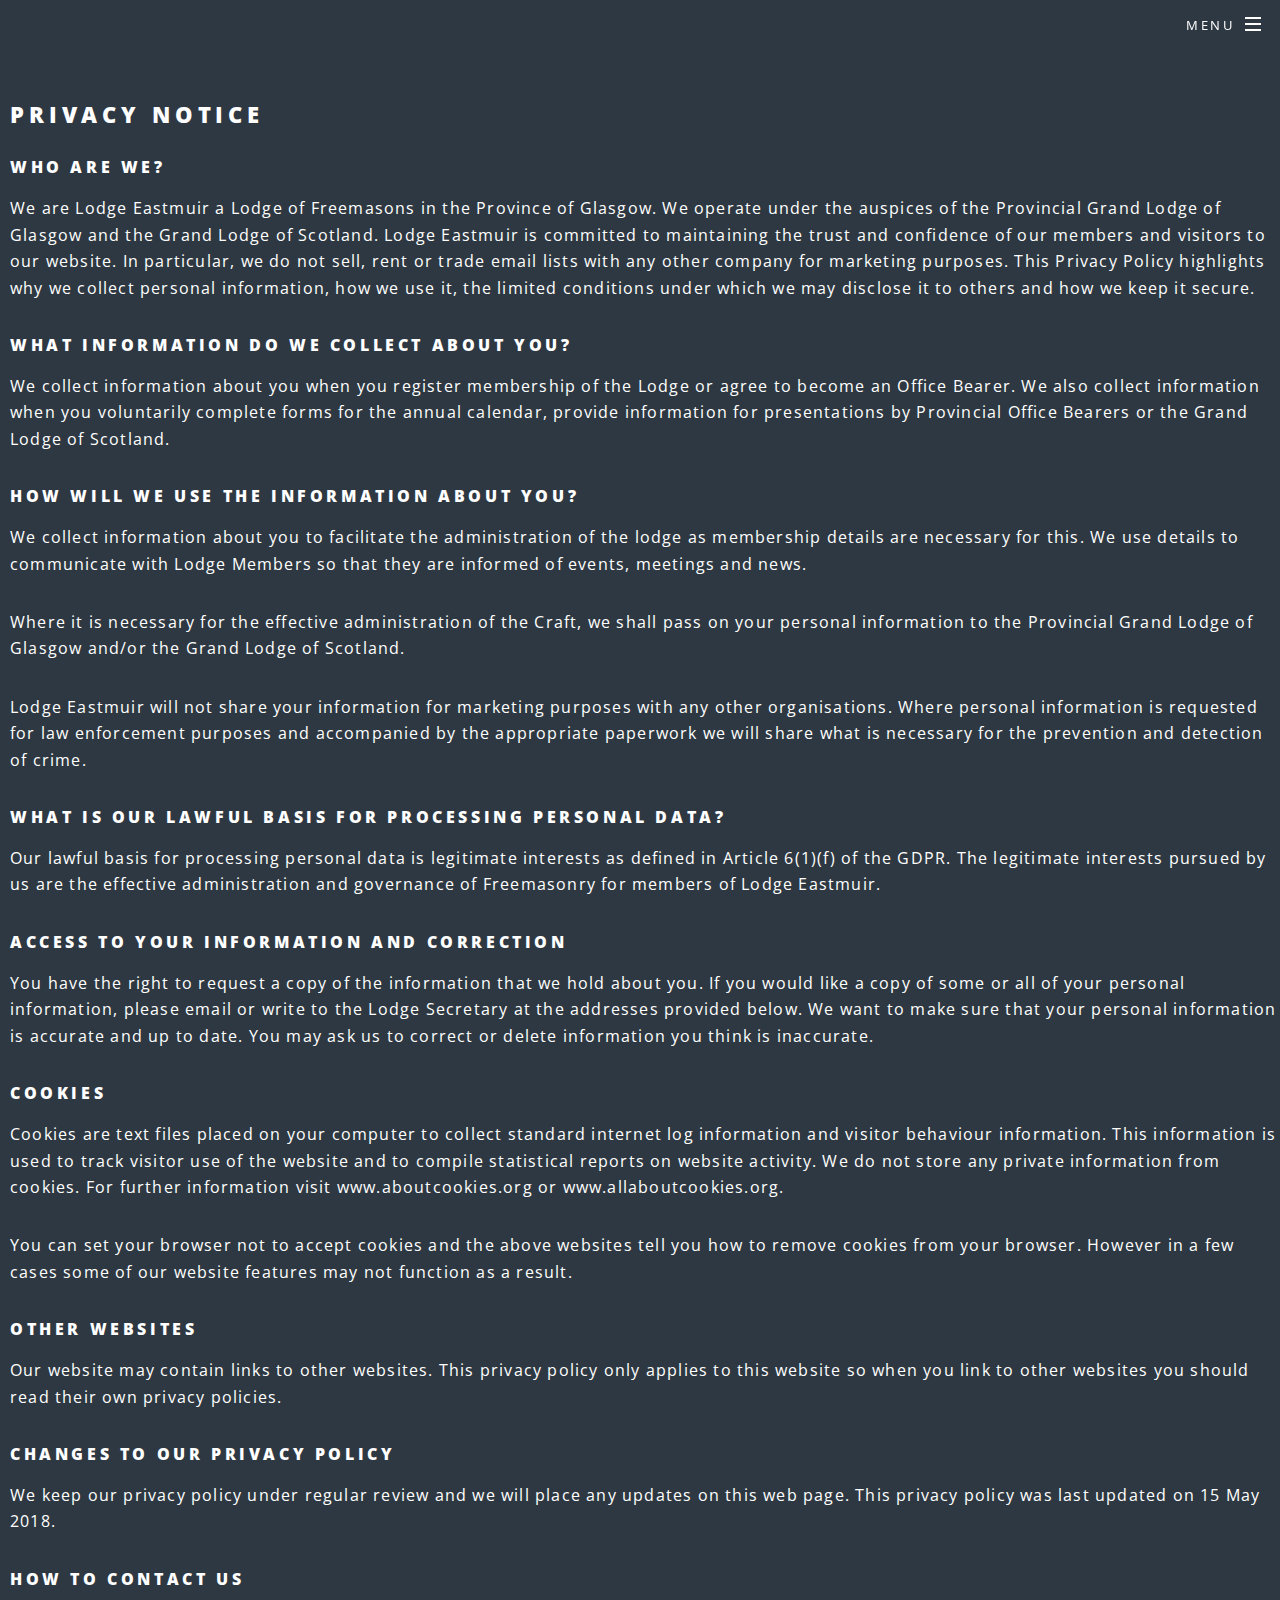
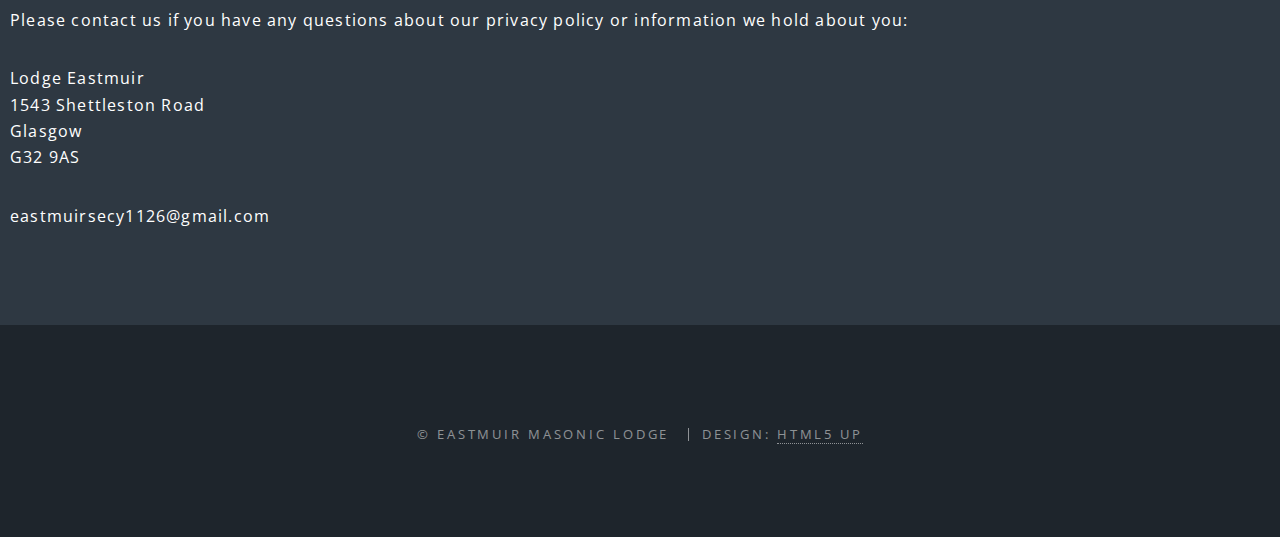
<file: PrivacyNotice.html>
<!DOCTYPE HTML>
<!--
	Spectral by HTML5 UP
	html5up.net | @ajlkn
	Free for personal and commercial use under the CCA 3.0 license (html5up.net/license)
-->
<html>
<style>
	body {
				  font-family: Verdana, sans-serif;
				  margin: 0;
				}
				
				* {
				  box-sizing: border-box;
				}
				
				.row > .column {
				  padding: 0 8px;
				}
				
				.row:after {
				  content: "";
				  display: table;
				  clear: both;
				}
				
				.column {
				  float: left;
				  width: 25%;
				}
				
				/* The Modal (background) */
				.modal {
				  display: none;
				  position: fixed;
				  z-index: 1;
				  padding-top: 100px;
				  left: 0;
				  top: 0;
				  width: 100%;
				  height: 100%;
				  overflow: auto;
				  background-color: black;
				}
				
				/* Modal Content */
				.modal-content {
				  position: relative;
				  background-color: #fefefe;
				  margin: auto;
				  padding: 0;
				  width: 50%;
				  max-width: 1200px;
				  height: 50%;
				}
				
				/* The Close Button */
				.close {
				  color: white;
				  position: absolute;
				  top: 10px;
				  right: 25px;
				  font-size: 35px;
				  font-weight: bold;
				}
				
				.close:hover,
				.close:focus {
				  color: #999;
				  text-decoration: none;
				  cursor: pointer;
				}
				
				.mySlides {
				  display: none;
				}
				
				.cursor {
				  cursor: pointer;
				}
				
				/* Next & previous buttons */
				.prev,
				.next {
				  cursor: pointer;
				  position: absolute;
				  top: 50%;
				  width: auto;
				  padding: 16px;
				  margin-top: -50px;
				  color: white;
				  font-weight: bold;
				  font-size: 20px;
				  transition: 0.6s ease;
				  border-radius: 0 3px 3px 0;
				  user-select: none;
				  -webkit-user-select: none;
				}
				
				/* Position the "next button" to the right */
				.next {
				  right: 0;
				  border-radius: 3px 0 0 3px;
				}
				
				/* On hover, add a black background color with a little bit see-through */
				.prev:hover,
				.next:hover {
				  background-color: rgba(0, 0, 0, 0.8);
				}
				
				/* Number text (1/3 etc) */
				.numbertext {
				  color: #f2f2f2;
				  font-size: 12px;
				  padding: 8px 12px;
				  position: absolute;
				  top: 0;
				}
				
				img {
				  margin-bottom: -4px;
				}
				
				.caption-container {
				  text-align: center;
				  background-color: black;
				  padding: 2px 16px;
				  color: white;
				}
				
				.demo {
				  opacity: 0.6;
				}
				
				.active,
				.demo:hover {
				  opacity: 1;
				}
				
				img.hover-shadow {
				  transition: 0.3s;
				}
				
				.hover-shadow:hover {
				  box-shadow: 0 4px 8px 0 rgba(0, 0, 0, 0.2), 0 6px 20px 0 rgba(0, 0, 0, 0.19);
				}
</style>

<head>
	<title>Eastmuir Masonic Lodge Official Site</title>
	<meta charset="utf-8" />
	<meta name="viewport" content="width=device-width, initial-scale=1, user-scalable=no" />
	<link rel="stylesheet" href="assets/css/main.css" />
	<noscript>
		<link rel="stylesheet" href="assets/css/noscript.css" /></noscript>
</head>

<body class="landing is-preload">

	<!-- Page Wrapper -->
	<div id="page-wrapper">

		<!-- Header -->
		<header id="header" class="alt">
			<h1><a href="index.html">Lodge Eastmuir No.1126</a></h1>
			<nav id="nav">
				<ul>
					<li class="special">
						<a href="#menu" class="menuToggle"><span>Menu</span></a>
						<div id="menu">
							<ul>
								<li><a href="index.html#banner" class="scrolly">Home</a></li>
								<li><a href="index.html#rwm" class="scrolly">Right Worshipful Master</a></li>
								<li><a href="index.html#officeBearers" class="scrolly">Office Bearers</a></li>
								<li><a href="index.html#syllabus" class="scrolly">Syllabus</a></li>
								<li><a href="index.html#visitations" class="scrolly">Visitations</a></li>
								<li><a href="PastMasters.html">Past Masters</a></li>
								<li><a href="History.html">History</a>
									<ul style="padding-left: 20px;">
										<li><a href="CommemorativeClock.html">Commemorative Clock</a></li>
										<li><a href="EdwardJohnRichards.html">Edward John Richards</a></li>
									</ul>
								</li>
								<li><a>Events</a>
									<ul style="padding-left: 20px;">
										<li><a href="SponsoredWalk.html">Sponsored Walk</a></li>
										<li><a href="StevelyCup.html">Stevely Cup</a></li>
										<li><a href="GrandXmasDraw.html">Grand Xmas Draw</a></li>
									</ul>
								</li>
								<li><a href="Gallery.html">Gallery</a></li>
								<li><a href="index.html#contact" class="scrolly">Contact Us</a>
									<ul style="padding-left: 20px;">
										<li><a href="PrivacyNotice.html">Privacy Notice</a></li>
									</ul>
								</li>
								<li><a href="index.html#links" class="scrolly">Links</a></li>
							</ul>
						</div>
					</li>
				</ul>
			</nav>
		</header>

		<!-- Privacy Notice -->
		<section id="privacyNotice" class="wrapper style2">			
			<div class="content" style="padding-left: 10px;">
				<h2>Privacy Notice</h2>
                <h4>Who are we?</h4>
				<p>
					We are Lodge Eastmuir a Lodge of Freemasons in the Province of Glasgow.  We operate under the auspices of the Provincial Grand Lodge of Glasgow 
					and the Grand Lodge of Scotland. Lodge Eastmuir is committed to maintaining the trust and confidence of our members and visitors to our website.  
					In particular, we do not sell, rent or trade email lists with any other company for marketing purposes. This Privacy Policy highlights why we 
					collect personal information, how we use it, the limited conditions under which we may disclose it to others and how we keep it secure.
				</p>
				<h4>What information do we collect about you?</h4>
				<p>
					We collect information about you when you register membership of the Lodge or agree to become an Office Bearer. We also collect information when 
					you voluntarily complete forms for the annual calendar, provide information for presentations by Provincial Office Bearers or the Grand Lodge of Scotland.  
				</p>
				<h4>How will we use the information about you?</h4>
				<p>
					We collect information about you to facilitate the administration of the lodge as membership details are necessary for this.  We use details to 
					communicate with Lodge Members so that they are informed of events, meetings and news.
				</p>
				<p>
					Where it is necessary for the effective administration of the Craft,  we shall pass on your personal information to the Provincial Grand Lodge 
					of Glasgow and/or the Grand Lodge of Scotland.
				</p>
				<p>
					Lodge Eastmuir will not share your information for marketing purposes with any other organisations.  Where personal information is requested for 
					law enforcement purposes and accompanied by the appropriate paperwork we will share what is necessary for the prevention and detection of crime.
				</p>
				<h4>What is our lawful basis for processing personal data?</h4>
				<p>
					Our lawful basis for processing personal data is legitimate interests as defined in Article 6(1)(f) of the GDPR.  The legitimate interests pursued 
					by us are the effective administration and governance of Freemasonry for members of Lodge Eastmuir.
				</p>
				<h4>Access to your information and correction</h4>
				<p>
					You have the right to request a copy of the information that we hold about you. If you would like a copy of some or all of your personal information, 
					please email or write to the Lodge Secretary at the addresses provided below. We want to make sure that your personal information is accurate and up 
					to date. You may ask us to correct or delete information you think is inaccurate.
				</p>
				<h4>Cookies</h4>
				<p>
					Cookies are text files placed on your computer to collect standard internet log information and visitor behaviour information. This information is used 
					to track visitor use of the website and to compile statistical reports on website activity. We do not store any private information from cookies. 
					For further information visit www.aboutcookies.org or www.allaboutcookies.org.
				</p>
				<p>
					You can set your browser not to accept cookies and the above websites tell you how to remove cookies from your browser. However in a few cases some 
					of our website features may not function as a result.
				</p>
				<h4>Other websites</h4>
				<p>
					Our website may contain links to other websites. This privacy policy only applies to this website so when you link to other websites you should 
					read their own privacy policies.
				</p>
				<h4>Changes to our privacy policy</h4>
				<p>
					We keep our privacy policy under regular review and we will place any updates on this web page. This privacy policy was last updated on 15 May 2018.
				</p>
				<h4>How to contact us</h4>
				<p>Please contact us if you have any questions about our privacy policy or information we hold about you:</p>
				<p>
					Lodge Eastmuir
					<br/>1543 Shettleston Road	
					<br/>Glasgow
					<br/>G32 9AS
				</p>
				<p>eastmuirsecy1126@gmail.com</p>
			</div>
		</section>

		<!-- Footer -->
		<footer id="footer">
			<ul class="copyright">
				<li>&copy; Eastmuir Masonic Lodge</li>
				<li>Design: <a href="http://html5up.net">HTML5 UP</a></li>
			</ul>
		</footer>

	</div>

	<!-- Scripts -->
	<script src="assets/js/jquery.min.js"></script>
	<script src="assets/js/jquery.scrollex.min.js"></script>
	<script src="assets/js/jquery.scrolly.min.js"></script>
	<script src="assets/js/browser.min.js"></script>
	<script src="assets/js/breakpoints.min.js"></script>
	<script src="assets/js/util.js"></script>
	<script src="assets/js/main.js"></script>
</body>

</html>
</file>
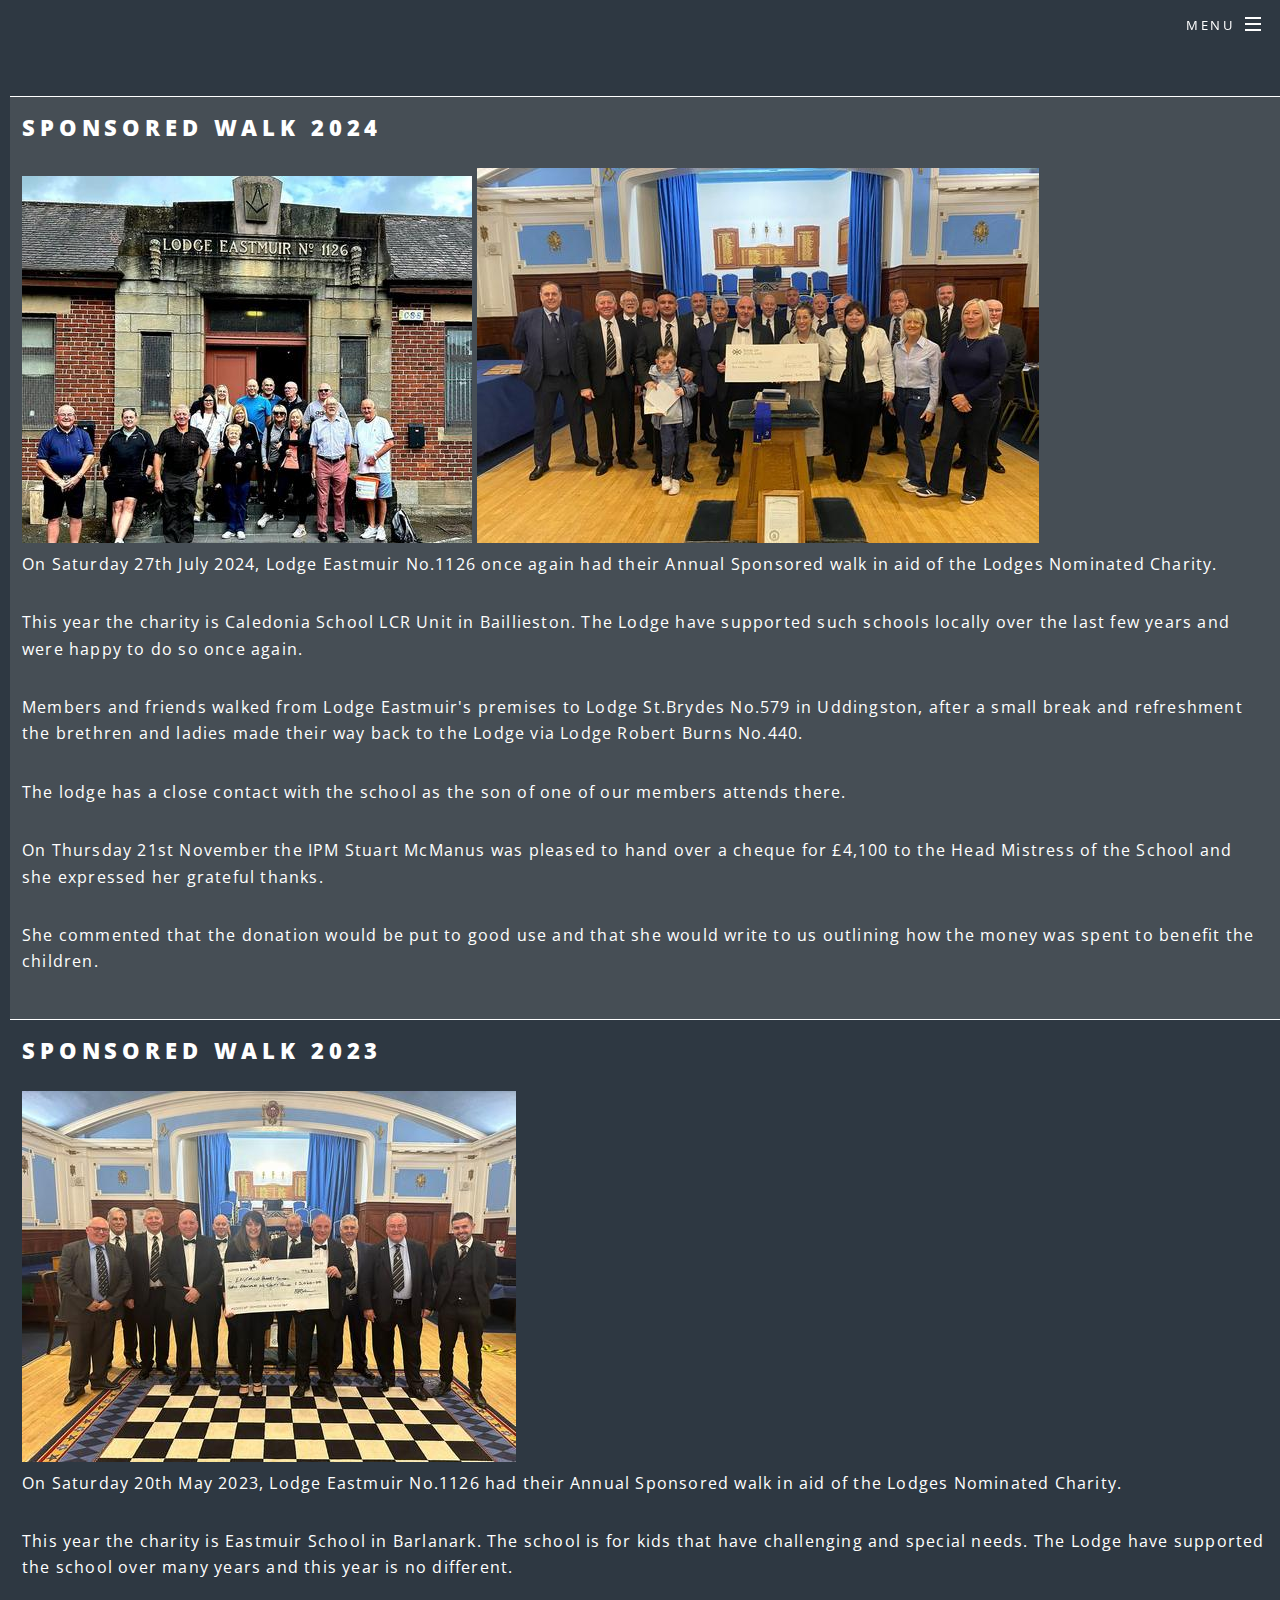
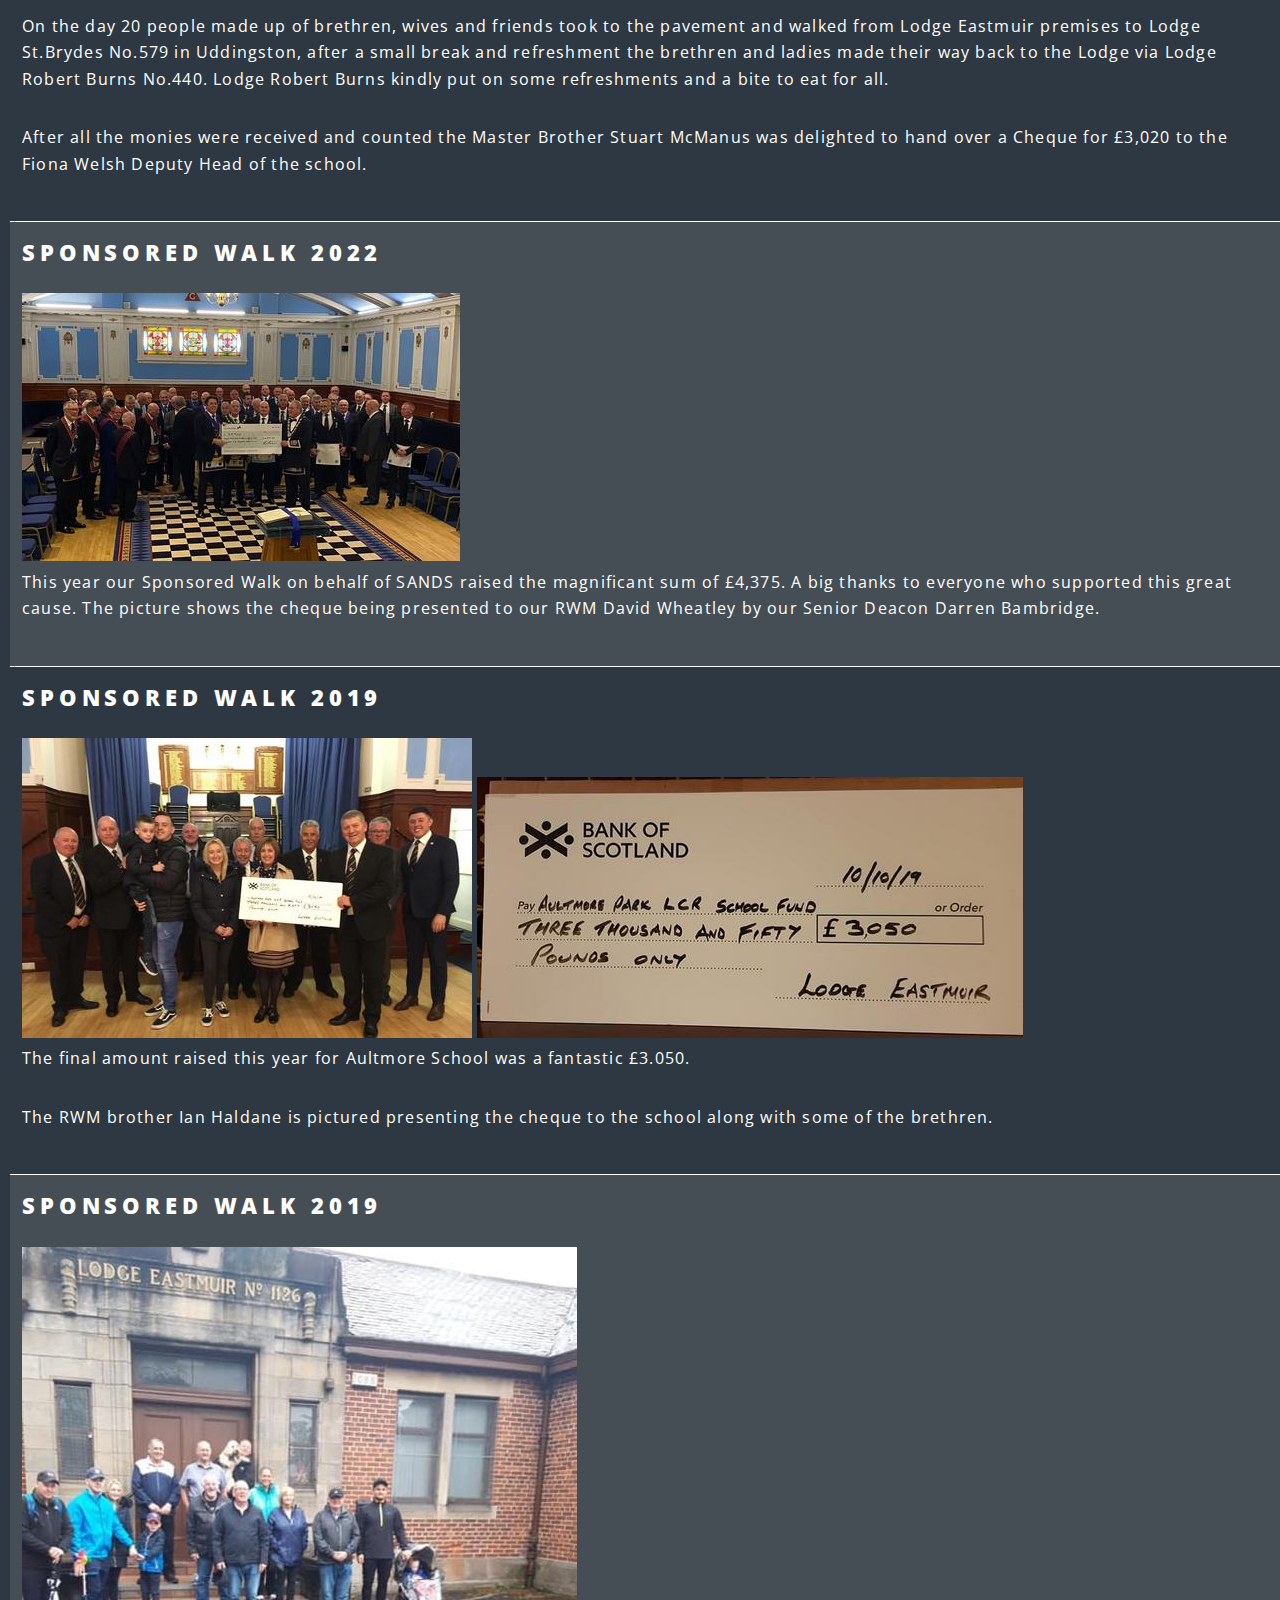
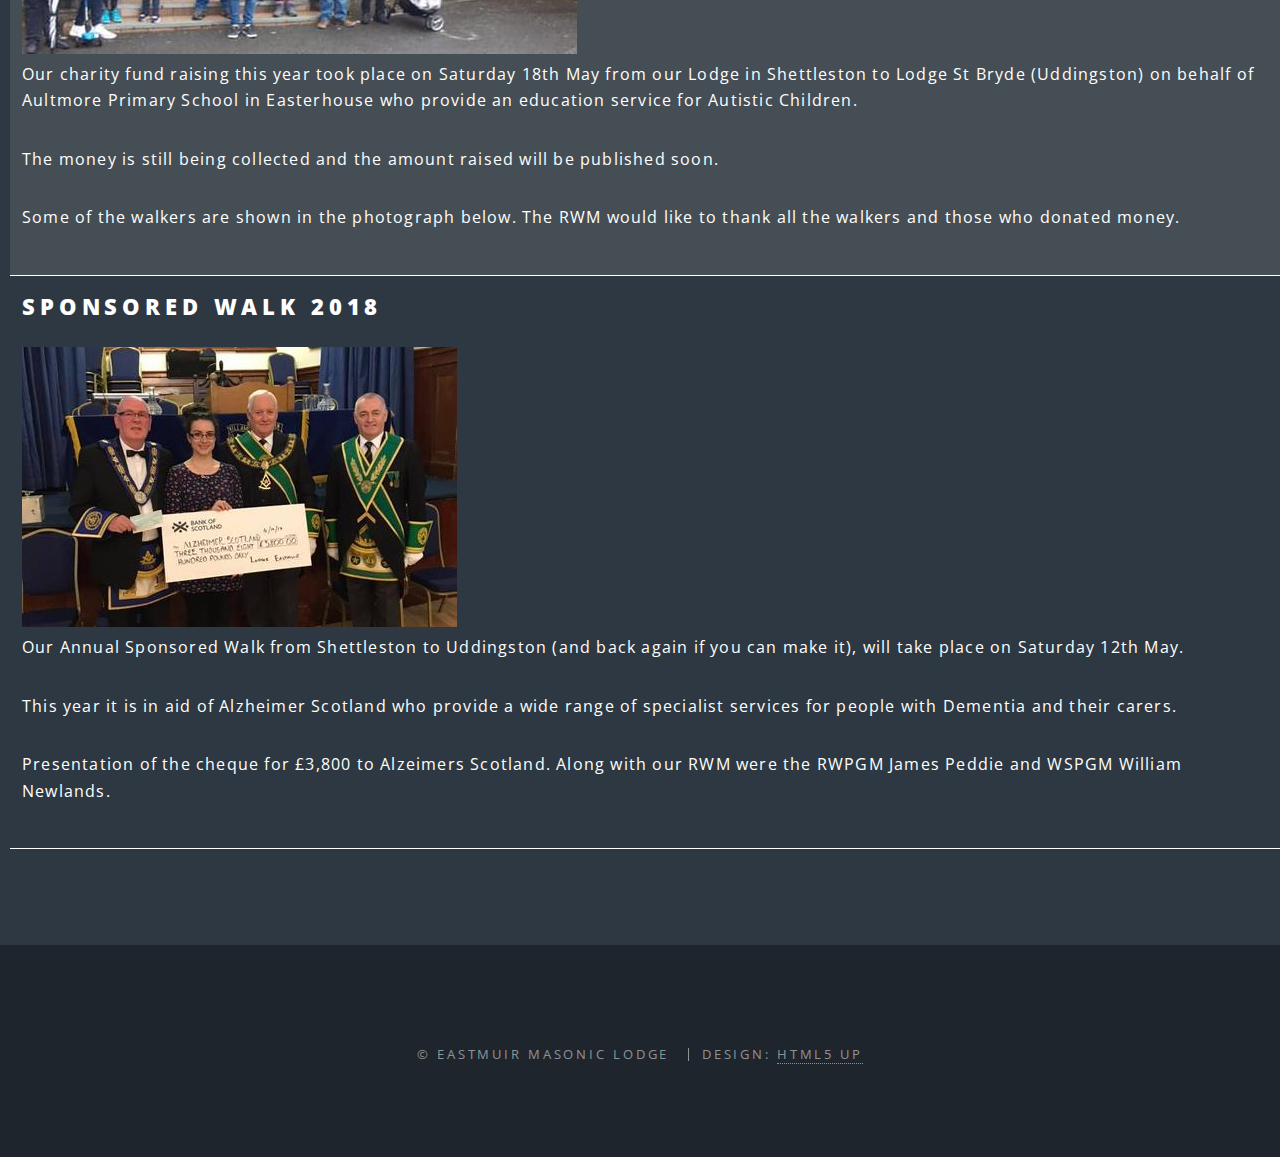
<file: SponsoredWalk.html>
<!DOCTYPE HTML>
<!--
	Spectral by HTML5 UP
	html5up.net | @ajlkn
	Free for personal and commercial use under the CCA 3.0 license (html5up.net/license)
-->
<html>
<style>
	body {
				  font-family: Verdana, sans-serif;
				  margin: 0;
				}
				
				* {
				  box-sizing: border-box;
				}
				
				.row > .column {
				  padding: 0 8px;
				}
				
				.row:after {
				  content: "";
				  display: table;
				  clear: both;
				}
				
				.column {
				  float: left;
				  width: 25%;
				}
				
				/* The Modal (background) */
				.modal {
				  display: none;
				  position: fixed;
				  z-index: 1;
				  padding-top: 100px;
				  left: 0;
				  top: 0;
				  width: 100%;
				  height: 100%;
				  overflow: auto;
				  background-color: black;
				}
				
				/* Modal Content */
				.modal-content {
				  position: relative;
				  background-color: #fefefe;
				  margin: auto;
				  padding: 0;
				  width: 50%;
				  max-width: 1200px;
				  height: 50%;
				}
				
				/* The Close Button */
				.close {
				  color: white;
				  position: absolute;
				  top: 10px;
				  right: 25px;
				  font-size: 35px;
				  font-weight: bold;
				}
				
				.close:hover,
				.close:focus {
				  color: #999;
				  text-decoration: none;
				  cursor: pointer;
				}
				
				.mySlides {
				  display: none;
				}
				
				.cursor {
				  cursor: pointer;
				}
				
				/* Next & previous buttons */
				.prev,
				.next {
				  cursor: pointer;
				  position: absolute;
				  top: 50%;
				  width: auto;
				  padding: 16px;
				  margin-top: -50px;
				  color: white;
				  font-weight: bold;
				  font-size: 20px;
				  transition: 0.6s ease;
				  border-radius: 0 3px 3px 0;
				  user-select: none;
				  -webkit-user-select: none;
				}
				
				/* Position the "next button" to the right */
				.next {
				  right: 0;
				  border-radius: 3px 0 0 3px;
				}
				
				/* On hover, add a black background color with a little bit see-through */
				.prev:hover,
				.next:hover {
				  background-color: rgba(0, 0, 0, 0.8);
				}
				
				/* Number text (1/3 etc) */
				.numbertext {
				  color: #f2f2f2;
				  font-size: 12px;
				  padding: 8px 12px;
				  position: absolute;
				  top: 0;
				}
				
				img {
				  margin-bottom: -4px;
				}
				
				.caption-container {
				  text-align: center;
				  background-color: black;
				  padding: 2px 16px;
				  color: white;
				}
				
				.demo {
				  opacity: 0.6;
				}
				
				.active,
				.demo:hover {
				  opacity: 1;
				}
				
				img.hover-shadow {
				  transition: 0.3s;
				}
				
				.hover-shadow:hover {
				  box-shadow: 0 4px 8px 0 rgba(0, 0, 0, 0.2), 0 6px 20px 0 rgba(0, 0, 0, 0.19);
				}

				* {box-sizing: border-box;}
				body {font-family: Verdana, sans-serif;}
				.mySlides {display: none;}
				img {vertical-align: middle;}

				/* Slideshow container */
				.slideshow-container {
				max-width: 1000px;
				position: relative;
				margin: auto;
				}

				/* Caption text */
				.text {
				color: #f2f2f2;
				font-size: 15px;
				padding: 8px 12px;
				position: absolute;
				bottom: 8px;
				width: 100%;
				text-align: center;
				}

				/* Number text (1/3 etc) */
				.numbertext {
				color: #f2f2f2;
				font-size: 12px;
				padding: 8px 12px;
				position: absolute;
				top: 0;
				}

				/* The dots/bullets/indicators */
				.dot {
				height: 15px;
				width: 15px;
				margin: 0 2px;
				background-color: #bbb;
				border-radius: 50%;
				display: inline-block;
				transition: background-color 0.6s ease;
				}

				.active {
				background-color: #717171;
				}

				/* Fading animation */
				.fade {
				animation-name: fade;
				animation-duration: 1.5s;
				}

				@keyframes fade {
				from {opacity: .4} 
				to {opacity: 1}
				}

				/* On smaller screens, decrease text size */
				@media only screen and (max-width: 300px) {
				.text {font-size: 11px}
				}
</style>

<head>
	<title>Eastmuir Masonic Lodge Official Site</title>
	<meta charset="utf-8" />
	<meta name="viewport" content="width=device-width, initial-scale=1, user-scalable=no" />
	<link rel="stylesheet" href="assets/css/main.css" />
	<noscript>
		<link rel="stylesheet" href="assets/css/noscript.css" /></noscript>
</head>

<body class="landing is-preload">

	<!-- Page Wrapper -->
	<div id="page-wrapper">

		<!-- Header -->
		<header id="header" class="alt">
			<h1><a href="index.html">Lodge Eastmuir No.1126</a></h1>
			<nav id="nav">
				<ul>
					<li class="special">
						<a href="#menu" class="menuToggle"><span>Menu</span></a>
						<div id="menu">
							<ul>
								<li><a href="index.html#banner" class="scrolly">Home</a></li>
								<li><a href="index.html#rwm" class="scrolly">Right Worshipful Master</a></li>
								<li><a href="index.html#officeBearers" class="scrolly">Office Bearers</a></li>
								<li><a href="index.html#syllabus" class="scrolly">Syllabus</a></li>
								<li><a href="index.html#visitations" class="scrolly">Visitations</a></li>
								<li><a href="PastMasters.html">Past Masters</a></li>
								<li><a href="History.html">History</a>
									<ul style="padding-left: 20px;">
										<li><a href="CommemorativeClock.html">Commemorative Clock</a></li>
										<li><a href="EdwardJohnRichards.html">Edward John Richards</a></li>
									</ul>
								</li>
								<li><a>Events</a>
									<ul style="padding-left: 20px;">
										<li><a href="SponsoredWalk.html">Sponsored Walk</a></li>
										<li><a href="StevelyCup.html">Stevely Cup</a></li>
										<li><a href="GrandXmasDraw.html">Grand Xmas Draw</a></li>
									</ul>
								</li>
								<li><a href="Gallery.html">Gallery</a></li>
								<li><a href="index.html#contact" class="scrolly">Contact Us</a>
									<ul style="padding-left: 20px;">
										<li><a href="PrivacyNotice.html">Privacy Notice</a></li>
									</ul>
								</li>
								<li><a href="index.html#links" class="scrolly">Links</a></li>
							</ul>
						</div>
					</li>
				</ul>
			</nav>
		</header>

		<!-- Sponsored Walk -->
		<section id="sponsoredWalk" class="wrapper style2">
			<div class="content" style="padding-left: 10px;">
				<table>
					<tr>
						<td>
							<h2>Sponsored Walk 2024</h2>
							<img src="images/Walk2024_1.jpg" alt="" />
							<img src="images/Walk2024_2.jpg" alt="" />
							<p>On Saturday 27th July 2024, Lodge Eastmuir No.1126 once again had their Annual Sponsored walk in aid of the Lodges Nominated Charity.</p>
							<p>
								This year the charity is Caledonia School LCR Unit in Baillieston. The Lodge have supported such schools locally over the last few years and were happy to do so once again.
							</p>
							<p>
								Members and friends walked from Lodge Eastmuir's premises to Lodge St.Brydes No.579 in Uddingston, after a small break and refreshment the brethren 
								and ladies made their way back to the Lodge via Lodge Robert Burns No.440. 
							</p>
							<p>The lodge has a close contact with the school as the son of one of our members attends there.</p>
							<p>
								On Thursday 21st November the IPM Stuart McManus was pleased to hand over a cheque for £4,100 to the Head Mistress of the School and she expressed her grateful thanks.
							</p>
							<p>
								She commented that the donation would be put to good use and that she would write to us outlining how the money was spent to benefit the children.
							</p>
						</td>
					</tr>
					<tr>
						<td>
							<h2>Sponsored Walk 2023</h2>
							<img src="images/Walk2023.jpg" alt="" />
							<p>On Saturday 20th May 2023, Lodge Eastmuir No.1126 had their Annual Sponsored walk in aid of the Lodges Nominated Charity.</p>
							<p>
								This year the charity is Eastmuir School in Barlanark. The school is for kids that have challenging and special needs. The Lodge 
								have supported the school over many years and this year is no different.
							</p>
							<p>
								On the day 20 people made up of brethren, wives and friends took to the pavement and walked from Lodge Eastmuir premises to Lodge St.Brydes 
								No.579 in Uddingston, after a small break and refreshment the brethren and ladies made their way back to the Lodge via Lodge Robert Burns 
								No.440. Lodge Robert Burns kindly put on some refreshments and a bite to eat for all.
							</p>
							<p>
								After all the monies were received and counted the Master Brother Stuart McManus was delighted to hand over a Cheque for £3,020 to the Fiona Welsh 
								Deputy Head of the school.
							</p>
						</td>
					</tr>
					<tr>
						<td>
							<h2>Sponsored Walk 2022</h2>
							<img src="images/Walk2022.jpg" alt="" />
							<p>
								This year our Sponsored Walk on behalf of SANDS raised the magnificant sum of £4,375. A big thanks to everyone who supported this great cause. The picture 
								shows the cheque being presented to our RWM David Wheatley by our Senior Deacon Darren Bambridge.
							</p>
						</td>
					</tr>
					<tr>
						<td>
							<h2>Sponsored Walk 2019</h2>
							<img src="images/Walk2019_1.jpg" alt="" />
							<img src="images/Walk2019_2.jpg" alt="" />
							<p>The final amount raised this year for Aultmore School was a fantastic £3.050.</p>
							<p>The RWM brother Ian Haldane is pictured presenting the cheque to the school along with some of the brethren.</p>
						</td>
					</tr>
					<tr>
						<td>
							<h2>Sponsored Walk 2019</h2>
							<img src="images/Walk2019_3.jpg" alt="" />
							<p>
								Our charity fund raising this year took place on Saturday 18th May from our Lodge in Shettleston to Lodge St Bryde (Uddingston) on behalf 
								of Aultmore Primary School in Easterhouse  who provide an education service for Autistic Children.
							</p>
							<p>The money is still being collected and the amount raised will be published soon.</p>
							<p>Some of the walkers are shown in the photograph below. The RWM would like to thank all the walkers and those who donated money.​​</p>
						</td>
					</tr>
					<tr>
						<td>
							<h2>Sponsored Walk 2018</h2>
							<img src="images/Walk2018.jpg" alt="" />
							<p>Our Annual Sponsored Walk from Shettleston to Uddingston (and back again if you can make it), will take place on Saturday 12th May. </p>
							<p>This year it is in aid of Alzheimer Scotland who provide a wide range of specialist services for people with Dementia and their carers.</p>
							<p>Presentation of the cheque for £3,800 to Alzeimers Scotland. Along with our RWM were the RWPGM James Peddie and WSPGM William Newlands.</p>
						</td>
					</tr>
				</table>
			</div>
		</section>

		<!-- Footer -->
		<footer id="footer">
			<ul class="copyright">
				<li>&copy; Eastmuir Masonic Lodge</li>
				<li>Design: <a href="http://html5up.net">HTML5 UP</a></li>
			</ul>
		</footer>

	</div>

	<!-- Scripts -->
	<script src="assets/js/jquery.min.js"></script>
	<script src="assets/js/jquery.scrollex.min.js"></script>
	<script src="assets/js/jquery.scrolly.min.js"></script>
	<script src="assets/js/browser.min.js"></script>
	<script src="assets/js/breakpoints.min.js"></script>
	<script src="assets/js/util.js"></script>
	<script src="assets/js/main.js"></script>
</body>

</html>
</file>
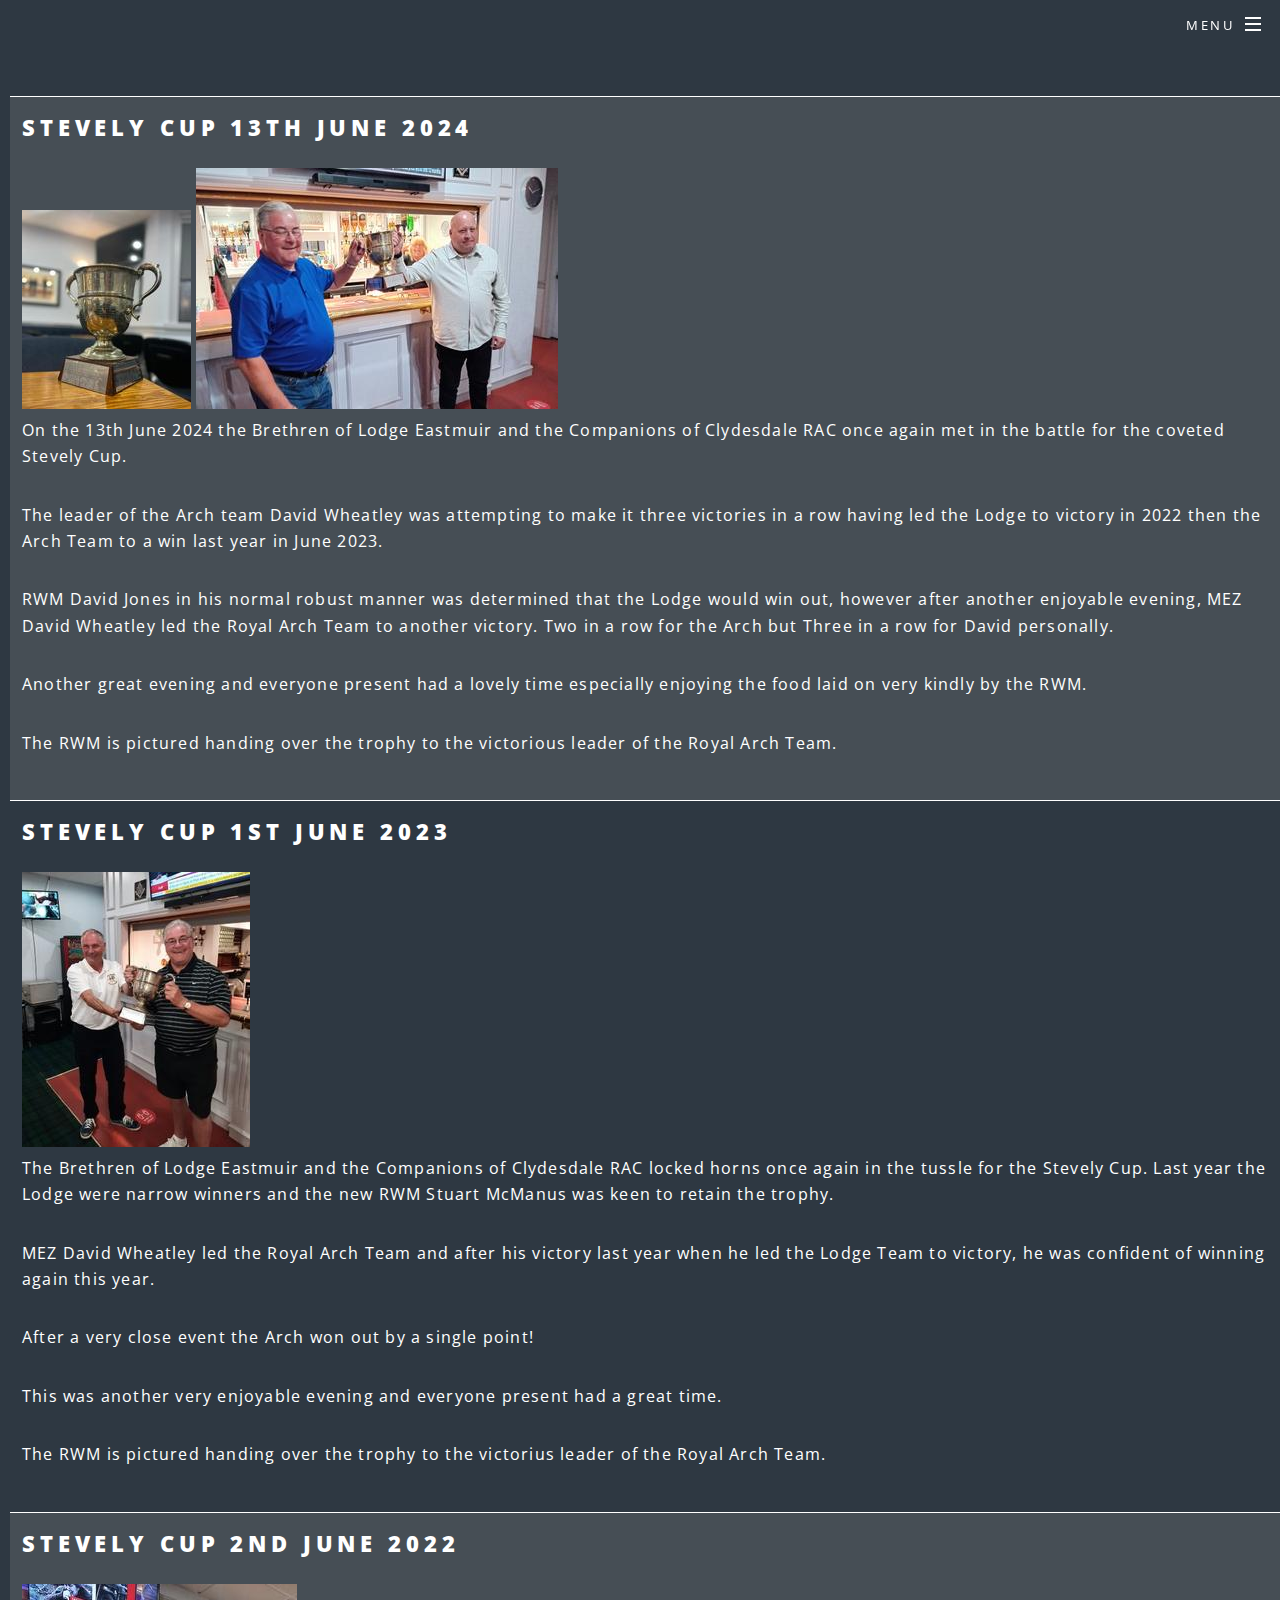
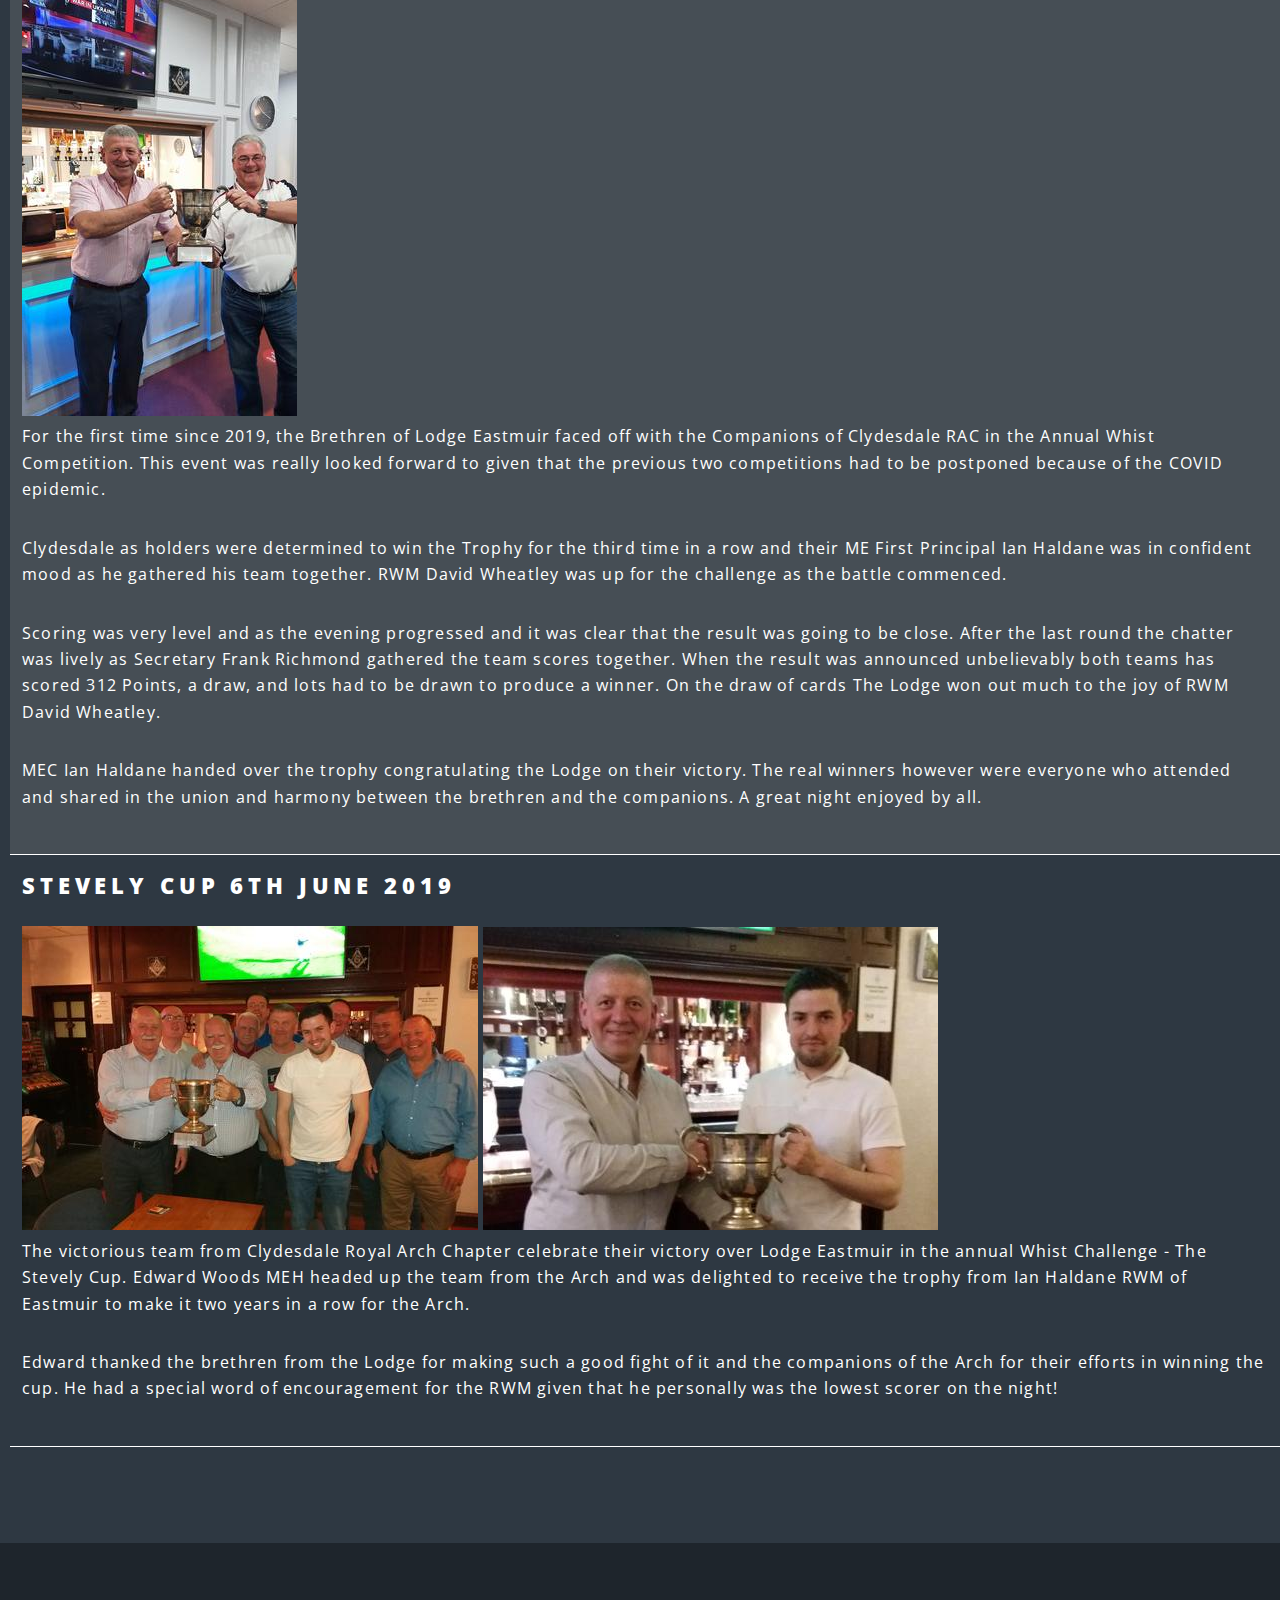
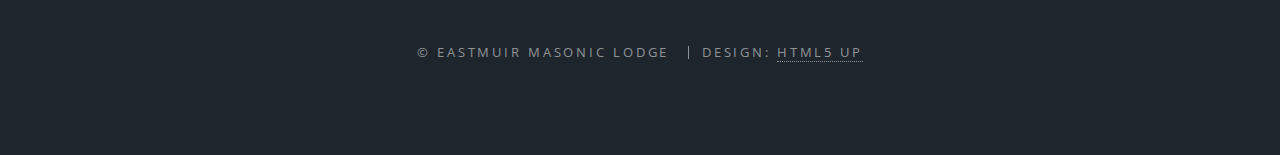
<file: StevelyCup.html>
<!DOCTYPE HTML>
<!--
	Spectral by HTML5 UP
	html5up.net | @ajlkn
	Free for personal and commercial use under the CCA 3.0 license (html5up.net/license)
-->
<html>
<style>
	body {
				  font-family: Verdana, sans-serif;
				  margin: 0;
				}
				
				* {
				  box-sizing: border-box;
				}
				
				.row > .column {
				  padding: 0 8px;
				}
				
				.row:after {
				  content: "";
				  display: table;
				  clear: both;
				}
				
				.column {
				  float: left;
				  width: 25%;
				}
				
				/* The Modal (background) */
				.modal {
				  display: none;
				  position: fixed;
				  z-index: 1;
				  padding-top: 100px;
				  left: 0;
				  top: 0;
				  width: 100%;
				  height: 100%;
				  overflow: auto;
				  background-color: black;
				}
				
				/* Modal Content */
				.modal-content {
				  position: relative;
				  background-color: #fefefe;
				  margin: auto;
				  padding: 0;
				  width: 50%;
				  max-width: 1200px;
				  height: 50%;
				}
				
				/* The Close Button */
				.close {
				  color: white;
				  position: absolute;
				  top: 10px;
				  right: 25px;
				  font-size: 35px;
				  font-weight: bold;
				}
				
				.close:hover,
				.close:focus {
				  color: #999;
				  text-decoration: none;
				  cursor: pointer;
				}
				
				.mySlides {
				  display: none;
				}
				
				.cursor {
				  cursor: pointer;
				}
				
				/* Next & previous buttons */
				.prev,
				.next {
				  cursor: pointer;
				  position: absolute;
				  top: 50%;
				  width: auto;
				  padding: 16px;
				  margin-top: -50px;
				  color: white;
				  font-weight: bold;
				  font-size: 20px;
				  transition: 0.6s ease;
				  border-radius: 0 3px 3px 0;
				  user-select: none;
				  -webkit-user-select: none;
				}
				
				/* Position the "next button" to the right */
				.next {
				  right: 0;
				  border-radius: 3px 0 0 3px;
				}
				
				/* On hover, add a black background color with a little bit see-through */
				.prev:hover,
				.next:hover {
				  background-color: rgba(0, 0, 0, 0.8);
				}
				
				/* Number text (1/3 etc) */
				.numbertext {
				  color: #f2f2f2;
				  font-size: 12px;
				  padding: 8px 12px;
				  position: absolute;
				  top: 0;
				}
				
				img {
				  margin-bottom: -4px;
				}
				
				.caption-container {
				  text-align: center;
				  background-color: black;
				  padding: 2px 16px;
				  color: white;
				}
				
				.demo {
				  opacity: 0.6;
				}
				
				.active,
				.demo:hover {
				  opacity: 1;
				}
				
				img.hover-shadow {
				  transition: 0.3s;
				}
				
				.hover-shadow:hover {
				  box-shadow: 0 4px 8px 0 rgba(0, 0, 0, 0.2), 0 6px 20px 0 rgba(0, 0, 0, 0.19);
				}

				* {box-sizing: border-box;}
				body {font-family: Verdana, sans-serif;}
				.mySlides {display: none;}
				img {vertical-align: middle;}

				/* Slideshow container */
				.slideshow-container {
				max-width: 1000px;
				position: relative;
				margin: auto;
				}

				/* Caption text */
				.text {
				color: #f2f2f2;
				font-size: 15px;
				padding: 8px 12px;
				position: absolute;
				bottom: 8px;
				width: 100%;
				text-align: center;
				}

				/* Number text (1/3 etc) */
				.numbertext {
				color: #f2f2f2;
				font-size: 12px;
				padding: 8px 12px;
				position: absolute;
				top: 0;
				}

				/* The dots/bullets/indicators */
				.dot {
				height: 15px;
				width: 15px;
				margin: 0 2px;
				background-color: #bbb;
				border-radius: 50%;
				display: inline-block;
				transition: background-color 0.6s ease;
				}

				.active {
				background-color: #717171;
				}

				/* Fading animation */
				.fade {
				animation-name: fade;
				animation-duration: 1.5s;
				}

				@keyframes fade {
				from {opacity: .4} 
				to {opacity: 1}
				}

				/* On smaller screens, decrease text size */
				@media only screen and (max-width: 300px) {
				.text {font-size: 11px}
				}
</style>

<head>
	<title>Eastmuir Masonic Lodge Official Site</title>
	<meta charset="utf-8" />
	<meta name="viewport" content="width=device-width, initial-scale=1, user-scalable=no" />
	<link rel="stylesheet" href="assets/css/main.css" />
	<noscript>
		<link rel="stylesheet" href="assets/css/noscript.css" /></noscript>
</head>

<body class="landing is-preload">

	<!-- Page Wrapper -->
	<div id="page-wrapper">

		<!-- Header -->
		<header id="header" class="alt">
			<h1><a href="index.html">Lodge Eastmuir No.1126</a></h1>
			<nav id="nav">
				<ul>
					<li class="special">
						<a href="#menu" class="menuToggle"><span>Menu</span></a>
						<div id="menu">
							<ul>
								<li><a href="index.html#banner" class="scrolly">Home</a></li>
								<li><a href="index.html#rwm" class="scrolly">Right Worshipful Master</a></li>
								<li><a href="index.html#officeBearers" class="scrolly">Office Bearers</a></li>
								<li><a href="index.html#syllabus" class="scrolly">Syllabus</a></li>
								<li><a href="index.html#visitations" class="scrolly">Visitations</a></li>
								<li><a href="PastMasters.html">Past Masters</a></li>
								<li><a href="History.html">History</a>
									<ul style="padding-left: 20px;">
										<li><a href="CommemorativeClock.html">Commemorative Clock</a></li>
										<li><a href="EdwardJohnRichards.html">Edward John Richards</a></li>
									</ul>
								</li>
								<li><a>Events</a>
									<ul style="padding-left: 20px;">
										<li><a href="SponsoredWalk.html">Sponsored Walk</a></li>
										<li><a href="StevelyCup.html">Stevely Cup</a></li>
										<li><a href="GrandXmasDraw.html">Grand Xmas Draw</a></li>
									</ul>
								</li>
								<li><a href="Gallery.html">Gallery</a></li>
								<li><a href="index.html#contact" class="scrolly">Contact Us</a>
									<ul style="padding-left: 20px;">
										<li><a href="PrivacyNotice.html">Privacy Notice</a></li>
									</ul>
								</li>
								<li><a href="index.html#links" class="scrolly">Links</a></li>
							</ul>
						</div>
					</li>
				</ul>
			</nav>
		</header>

		<!-- Stevely Cup -->
		<section id="stevelyCup" class="wrapper style2">
			<div class="content" style="padding-left: 10px;">
				<table>
					<tr>
						<td>
							<h2>Stevely Cup 13th June 2024</h2>
							<img src="images/StevelyCup.jpg" alt="" />
							<img src="images/StevelyCup2024.jpg" alt="" />
							<p>On the 13th June 2024 the Brethren of Lodge Eastmuir and the Companions of Clydesdale RAC once again met in the battle for the coveted Stevely Cup.</p>
							<p>
								The leader of the Arch team David Wheatley was attempting to make it three victories in a row having led the Lodge to victory in 2022 then the Arch 
								Team to a win last year in June 2023.
							</p>
							<p>
								RWM David Jones in his normal robust manner was determined that the Lodge would win out, however after another enjoyable evening, MEZ David Wheatley led 
								the Royal Arch Team to another victory. Two in a row for the Arch but Three in a row for David personally.
							</p>
							<p>Another great evening and everyone present had a lovely time especially enjoying the food laid on very kindly  by the RWM.</p>
							<p>The RWM is pictured handing over the trophy to the victorious leader of the Royal Arch Team.</p>
						</td>
					</tr>
					<tr>
						<td>
							<h2>Stevely Cup 1st June 2023</h2>
							<img src="images/StevelyCup2023.jpg" alt="" />
							<p>
								The Brethren of Lodge Eastmuir and the Companions of Clydesdale RAC locked horns once again in the tussle for the  Stevely Cup. Last year the Lodge were 
								narrow winners and the new RWM Stuart McManus was keen to retain the trophy.​
							</p>
							<p>MEZ David Wheatley led the Royal Arch Team and after his victory last year when he led the Lodge Team to victory, he was confident of winning again this year.</p>
							<p>After a very close event the Arch won out by a single point!</p>
							<p>This was another very enjoyable evening and everyone present had a great time.</p>
							<p>The RWM is pictured handing over the trophy to the victorius leader of the Royal Arch Team.</p>
						</td>
					</tr>
					<tr>
						<td>
							<h2>Stevely Cup 2nd June 2022</h2>
							<img src="images/StevelyCup2022.jpg" alt="" />
							<p>
								For the first time since 2019, the Brethren of Lodge Eastmuir faced off with the Companions of Clydesdale RAC in the Annual Whist Competition. This event was 
								really looked forward to given that the previous two competitions had to be postponed because of the COVID epidemic.
							</p>
							<p>
								Clydesdale as holders were determined to win the Trophy for the third time in a row and their ME First Principal Ian Haldane was in confident mood as he 
								gathered his team together. RWM David Wheatley was up for the challenge as the battle commenced.
							</p>
							<p>
								Scoring was very level and as the evening progressed and it was clear that the result was going to be close. After the last round the chatter was lively as 
								Secretary Frank Richmond gathered the team scores together. When the result was announced unbelievably both teams has scored 312 Points, a draw, and lots had to 
								be drawn to produce a winner. On the draw of cards The Lodge won out much to the joy of RWM  David Wheatley.
							</p>
							<p>
								MEC Ian Haldane  handed over the trophy congratulating the Lodge on their victory. The real winners however were everyone who attended and shared in the union 
								and harmony between the brethren and the companions. A great night enjoyed by all.
							</p>
						</td>
					</tr>
					<tr>
						<td>
							<h2>Stevely Cup 6th June 2019</h2>
							<img src="images/StevelyCup2019_1.jpg" alt="" />
							<img src="images/StevelyCup2019_2.jpg" alt="" />
							<p>
								The victorious team from Clydesdale Royal Arch Chapter celebrate their victory over Lodge Eastmuir in the annual Whist Challenge - The Stevely Cup. ​
								Edward Woods MEH headed up the team from the Arch and was delighted to receive the trophy from Ian Haldane RWM of Eastmuir to make it two years in 
								a row for the Arch.
							</p>
							<p>
								Edward thanked the brethren from the Lodge for making such a good fight of it and the companions of the Arch for their efforts in winning the cup. 
								He had a special word of encouragement for the RWM given that he personally was the lowest scorer on the night!
							</p>
						</td>
					</tr>
				</table>
			</div>
		</section>

		<!-- Footer -->
		<footer id="footer">
			<ul class="copyright">
				<li>&copy; Eastmuir Masonic Lodge</li>
				<li>Design: <a href="http://html5up.net">HTML5 UP</a></li>
			</ul>
		</footer>

	</div>

	<!-- Scripts -->
	<script src="assets/js/jquery.min.js"></script>
	<script src="assets/js/jquery.scrollex.min.js"></script>
	<script src="assets/js/jquery.scrolly.min.js"></script>
	<script src="assets/js/browser.min.js"></script>
	<script src="assets/js/breakpoints.min.js"></script>
	<script src="assets/js/util.js"></script>
	<script src="assets/js/main.js"></script>
</body>

</html>
</file>
<file: assets/css/noscript.css>
/*
	Spectral by HTML5 UP
	html5up.net | @ajlkn
	Free for personal and commercial use under the CCA 3.0 license (html5up.net/license)
*/

/* Banner */

	body.is-preload #banner h2 {
		-moz-transform: none;
		-webkit-transform: none;
		-ms-transform: none;
		transform: none;
		opacity: 1;
	}

		body.is-preload #banner h2:before, body.is-preload #banner h2:after {
			width: 100%;
		}

	body.is-preload #banner .more {
		-moz-transform: none;
		-webkit-transform: none;
		-ms-transform: none;
		transform: none;
		opacity: 1;
	}

	body.is-preload #banner:after {
		opacity: 0;
	}
</file>
<file: assets/css/main.css>
@import url(fontawesome-all.min.css);
@import url("https://fonts.googleapis.com/css?family=Open+Sans:400,400italic,600,600italic,800,800italic");

/*
	Spectral by HTML5 UP
	html5up.net | @ajlkn
	Free for personal and commercial use under the CCA 3.0 license (html5up.net/license)
*/

html, body, div, span, applet, object,
iframe, h1, h2, h3, h4, h5, h6, p, blockquote,
pre, a, abbr, acronym, address, big, cite,
code, del, dfn, em, img, ins, kbd, q, s, samp,
small, strike, strong, sub, sup, tt, var, b,
u, i, center, dl, dt, dd, ol, ul, li, fieldset,
form, label, legend, table, caption, tbody,
tfoot, thead, tr, th, td, article, aside,
canvas, details, embed, figure, figcaption,
footer, header, hgroup, menu, nav, output, ruby,
section, summary, time, mark, audio, video {
	margin: 0;
	padding: 0;
	border: 0;
	font-size: 100%;
	font: inherit;
	vertical-align: baseline;}

article, aside, details, figcaption, figure,
footer, header, hgroup, menu, nav, section {
	display: block;}

body {
	line-height: 1;
}

ol, ul {
	list-style: none;
}

blockquote, q {
	quotes: none;
}

	blockquote:before, blockquote:after, q:before, q:after {
		content: '';
		content: none;
	}

table {
	border-collapse: collapse;
	border-spacing: 0;
}

body {
	-webkit-text-size-adjust: none;
}

mark {
	background-color: transparent;
	color: inherit;
}

input::-moz-focus-inner {
	border: 0;
	padding: 0;
}

input, select, textarea {
	-moz-appearance: none;
	-webkit-appearance: none;
	-ms-appearance: none;
	appearance: none;
}

/* Basic */

	@-ms-viewport {
		width: device-width;
	}

	html {
		box-sizing: border-box;
	}

	*, *:before, *:after {
		box-sizing: inherit;
	}

	body {
		background: #2e3842;
	}

		body.is-preload *, body.is-preload *:before, body.is-preload *:after {
			-moz-animation: none !important;
			-webkit-animation: none !important;
			-ms-animation: none !important;
			animation: none !important;
			-moz-transition: none !important;
			-webkit-transition: none !important;
			-ms-transition: none !important;
			transition: none !important;
		}

	body, input, select, textarea {
		color: #fff;
		font-family: "Open Sans", Helvetica, sans-serif;
		font-size: 15pt;
		font-weight: 400;
		letter-spacing: 0.075em;
		line-height: 1.65em;
	}

		@media screen and (max-width: 1680px) {

			body, input, select, textarea {
				font-size: 13pt;
			}

		}

		@media screen and (max-width: 1280px) {

			body, input, select, textarea {
				font-size: 12pt;
			}

		}

		@media screen and (max-width: 736px) {

			body, input, select, textarea {
				font-size: 11pt;
				letter-spacing: 0.0375em;
			}

		}

	a {
		-moz-transition: color 0.2s ease, border-bottom-color 0.2s ease;
		-webkit-transition: color 0.2s ease, border-bottom-color 0.2s ease;
		-ms-transition: color 0.2s ease, border-bottom-color 0.2s ease;
		transition: color 0.2s ease, border-bottom-color 0.2s ease;
		border-bottom: dotted 1px;
		color: inherit;
		text-decoration: none;
	}

		a:hover {
			border-bottom-color: transparent;
		}

	strong, b {
		color: #fff;
		font-weight: 600;
	}

	em, i {
		font-style: italic;
	}

	p {
		margin: 0 0 2em 0;
	}

	h1, h2, h3, h4, h5, h6 {
		color: #fff;
		font-weight: 800;
		letter-spacing: 0.225em;
		line-height: 1em;
		margin: 0 0 1em 0;
		text-transform: uppercase;
	}

		h1 a, h2 a, h3 a, h4 a, h5 a, h6 a {
			color: inherit;
			text-decoration: none;
		}

	h2 {
		font-size: 1.35em;
		line-height: 1.75em;
	}

		@media screen and (max-width: 736px) {

			h2 {
				font-size: 1.1em;
				line-height: 1.65em;
			}

		}

	h3 {
		font-size: 1.15em;
		line-height: 1.75em;
	}

		@media screen and (max-width: 736px) {

			h3 {
				font-size: 1em;
				line-height: 1.65em;
			}

		}

	h4 {
		font-size: 1em;
		line-height: 1.5em;
	}

	h5 {
		font-size: 0.8em;
		line-height: 1.5em;
	}

	h6 {
		font-size: 0.7em;
		line-height: 1.5em;
	}

	sub {
		font-size: 0.8em;
		position: relative;
		top: 0.5em;
	}

	sup {
		font-size: 0.8em;
		position: relative;
		top: -0.5em;
	}

	hr {
		border: 0;
		border-bottom: solid 2px #fff;
		margin: 3em 0;
	}

		hr.major {
			margin: 4.5em 0;
		}

	blockquote {
		border-left: solid 4px #fff;
		font-style: italic;
		margin: 0 0 2em 0;
		padding: 0.5em 0 0.5em 2em;
	}

	code {
		background: rgba(144, 144, 144, 0.25);
		border-radius: 3px;
		font-family: "Courier New", monospace;
		font-size: 0.9em;
		letter-spacing: 0;
		margin: 0 0.25em;
		padding: 0.25em 0.65em;
	}

	pre {
		-webkit-overflow-scrolling: touch;
		font-family: "Courier New", monospace;
		font-size: 0.9em;
		margin: 0 0 2em 0;
	}

		pre code {
			display: block;
			line-height: 1.75em;
			padding: 1em 1.5em;
			overflow-x: auto;
		}

	.align-left {
		text-align: left;
	}

	.align-center {
		text-align: center;
	}

	.align-right {
		text-align: right;
	}

/* Row */

	.row {
		display: flex;
		flex-wrap: wrap;
		box-sizing: border-box;
		align-items: stretch;
	}

		.row > * {
			box-sizing: border-box;
		}

		.row.gtr-uniform > * > :last-child {
			margin-bottom: 0;
		}

		.row.aln-left {
			justify-content: flex-start;
		}

		.row.aln-center {
			justify-content: center;
		}

		.row.aln-right {
			justify-content: flex-end;
		}

		.row.aln-top {
			align-items: flex-start;
		}

		.row.aln-middle {
			align-items: center;
		}

		.row.aln-bottom {
			align-items: flex-end;
		}

		.row > .imp {
			order: -1;
		}

		.row > .col-1 {
			width: 8.33333%;
		}

		.row > .off-1 {
			margin-left: 8.33333%;
		}

		.row > .col-2 {
			width: 16.66667%;
		}

		.row > .off-2 {
			margin-left: 16.66667%;
		}

		.row > .col-3 {
			width: 25%;
		}

		.row > .off-3 {
			margin-left: 25%;
		}

		.row > .col-4 {
			width: 33.33333%;
		}

		.row > .off-4 {
			margin-left: 33.33333%;
		}

		.row > .col-5 {
			width: 41.66667%;
		}

		.row > .off-5 {
			margin-left: 41.66667%;
		}

		.row > .col-6 {
			width: 50%;
		}

		.row > .off-6 {
			margin-left: 50%;
		}

		.row > .col-7 {
			width: 58.33333%;
		}

		.row > .off-7 {
			margin-left: 58.33333%;
		}

		.row > .col-8 {
			width: 66.66667%;
		}

		.row > .off-8 {
			margin-left: 66.66667%;
		}

		.row > .col-9 {
			width: 75%;
		}

		.row > .off-9 {
			margin-left: 75%;
		}

		.row > .col-10 {
			width: 83.33333%;
		}

		.row > .off-10 {
			margin-left: 83.33333%;
		}

		.row > .col-11 {
			width: 91.66667%;
		}

		.row > .off-11 {
			margin-left: 91.66667%;
		}

		.row > .col-12 {
			width: 100%;
		}

		.row > .off-12 {
			margin-left: 100%;
		}

		.row.gtr-0 {
			margin-top: 0;
			margin-left: 0em;
		}

			.row.gtr-0 > * {
				padding: 0 0 0 0em;
			}

			.row.gtr-0.gtr-uniform {
				margin-top: 0em;
			}

				.row.gtr-0.gtr-uniform > * {
					padding-top: 0em;
				}

		.row.gtr-25 {
			margin-top: 0;
			margin-left: -0.375em;
		}

			.row.gtr-25 > * {
				padding: 0 0 0 0.375em;
			}

			.row.gtr-25.gtr-uniform {
				margin-top: -0.375em;
			}

				.row.gtr-25.gtr-uniform > * {
					padding-top: 0.375em;
				}

		.row.gtr-50 {
			margin-top: 0;
			margin-left: -0.75em;
		}

			.row.gtr-50 > * {
				padding: 0 0 0 0.75em;
			}

			.row.gtr-50.gtr-uniform {
				margin-top: -0.75em;
			}

				.row.gtr-50.gtr-uniform > * {
					padding-top: 0.75em;
				}

		.row {
			margin-top: 0;
			margin-left: -1.5em;
		}

			.row > * {
				padding: 0 0 0 1.5em;
			}

			.row.gtr-uniform {
				margin-top: -1.5em;
			}

				.row.gtr-uniform > * {
					padding-top: 1.5em;
				}

		.row.gtr-150 {
			margin-top: 0;
			margin-left: -2.25em;
		}

			.row.gtr-150 > * {
				padding: 0 0 0 2.25em;
			}

			.row.gtr-150.gtr-uniform {
				margin-top: -2.25em;
			}

				.row.gtr-150.gtr-uniform > * {
					padding-top: 2.25em;
				}

		.row.gtr-200 {
			margin-top: 0;
			margin-left: -3em;
		}

			.row.gtr-200 > * {
				padding: 0 0 0 3em;
			}

			.row.gtr-200.gtr-uniform {
				margin-top: -3em;
			}

				.row.gtr-200.gtr-uniform > * {
					padding-top: 3em;
				}

		@media screen and (max-width: 1680px) {

			.row {
				display: flex;
				flex-wrap: wrap;
				box-sizing: border-box;
				align-items: stretch;
			}

				.row > * {
					box-sizing: border-box;
				}

				.row.gtr-uniform > * > :last-child {
					margin-bottom: 0;
				}

				.row.aln-left {
					justify-content: flex-start;
				}

				.row.aln-center {
					justify-content: center;
				}

				.row.aln-right {
					justify-content: flex-end;
				}

				.row.aln-top {
					align-items: flex-start;
				}

				.row.aln-middle {
					align-items: center;
				}

				.row.aln-bottom {
					align-items: flex-end;
				}

				.row > .imp-xlarge {
					order: -1;
				}

				.row > .col-1-xlarge {
					width: 8.33333%;
				}

				.row > .off-1-xlarge {
					margin-left: 8.33333%;
				}

				.row > .col-2-xlarge {
					width: 16.66667%;
				}

				.row > .off-2-xlarge {
					margin-left: 16.66667%;
				}

				.row > .col-3-xlarge {
					width: 25%;
				}

				.row > .off-3-xlarge {
					margin-left: 25%;
				}

				.row > .col-4-xlarge {
					width: 33.33333%;
				}

				.row > .off-4-xlarge {
					margin-left: 33.33333%;
				}

				.row > .col-5-xlarge {
					width: 41.66667%;
				}

				.row > .off-5-xlarge {
					margin-left: 41.66667%;
				}

				.row > .col-6-xlarge {
					width: 50%;
				}

				.row > .off-6-xlarge {
					margin-left: 50%;
				}

				.row > .col-7-xlarge {
					width: 58.33333%;
				}

				.row > .off-7-xlarge {
					margin-left: 58.33333%;
				}

				.row > .col-8-xlarge {
					width: 66.66667%;
				}

				.row > .off-8-xlarge {
					margin-left: 66.66667%;
				}

				.row > .col-9-xlarge {
					width: 75%;
				}

				.row > .off-9-xlarge {
					margin-left: 75%;
				}

				.row > .col-10-xlarge {
					width: 83.33333%;
				}

				.row > .off-10-xlarge {
					margin-left: 83.33333%;
				}

				.row > .col-11-xlarge {
					width: 91.66667%;
				}

				.row > .off-11-xlarge {
					margin-left: 91.66667%;
				}

				.row > .col-12-xlarge {
					width: 100%;
				}

				.row > .off-12-xlarge {
					margin-left: 100%;
				}

				.row.gtr-0 {
					margin-top: 0;
					margin-left: 0em;
				}

					.row.gtr-0 > * {
						padding: 0 0 0 0em;
					}

					.row.gtr-0.gtr-uniform {
						margin-top: 0em;
					}

						.row.gtr-0.gtr-uniform > * {
							padding-top: 0em;
						}

				.row.gtr-25 {
					margin-top: 0;
					margin-left: -0.375em;
				}

					.row.gtr-25 > * {
						padding: 0 0 0 0.375em;
					}

					.row.gtr-25.gtr-uniform {
						margin-top: -0.375em;
					}

						.row.gtr-25.gtr-uniform > * {
							padding-top: 0.375em;
						}

				.row.gtr-50 {
					margin-top: 0;
					margin-left: -0.75em;
				}

					.row.gtr-50 > * {
						padding: 0 0 0 0.75em;
					}

					.row.gtr-50.gtr-uniform {
						margin-top: -0.75em;
					}

						.row.gtr-50.gtr-uniform > * {
							padding-top: 0.75em;
						}

				.row {
					margin-top: 0;
					margin-left: -1.5em;
				}

					.row > * {
						padding: 0 0 0 1.5em;
					}

					.row.gtr-uniform {
						margin-top: -1.5em;
					}

						.row.gtr-uniform > * {
							padding-top: 1.5em;
						}

				.row.gtr-150 {
					margin-top: 0;
					margin-left: -2.25em;
				}

					.row.gtr-150 > * {
						padding: 0 0 0 2.25em;
					}

					.row.gtr-150.gtr-uniform {
						margin-top: -2.25em;
					}

						.row.gtr-150.gtr-uniform > * {
							padding-top: 2.25em;
						}

				.row.gtr-200 {
					margin-top: 0;
					margin-left: -3em;
				}

					.row.gtr-200 > * {
						padding: 0 0 0 3em;
					}

					.row.gtr-200.gtr-uniform {
						margin-top: -3em;
					}

						.row.gtr-200.gtr-uniform > * {
							padding-top: 3em;
						}

		}

		@media screen and (max-width: 1280px) {

			.row {
				display: flex;
				flex-wrap: wrap;
				box-sizing: border-box;
				align-items: stretch;
			}

				.row > * {
					box-sizing: border-box;
				}

				.row.gtr-uniform > * > :last-child {
					margin-bottom: 0;
				}

				.row.aln-left {
					justify-content: flex-start;
				}

				.row.aln-center {
					justify-content: center;
				}

				.row.aln-right {
					justify-content: flex-end;
				}

				.row.aln-top {
					align-items: flex-start;
				}

				.row.aln-middle {
					align-items: center;
				}

				.row.aln-bottom {
					align-items: flex-end;
				}

				.row > .imp-large {
					order: -1;
				}

				.row > .col-1-large {
					width: 8.33333%;
				}

				.row > .off-1-large {
					margin-left: 8.33333%;
				}

				.row > .col-2-large {
					width: 16.66667%;
				}

				.row > .off-2-large {
					margin-left: 16.66667%;
				}

				.row > .col-3-large {
					width: 25%;
				}

				.row > .off-3-large {
					margin-left: 25%;
				}

				.row > .col-4-large {
					width: 33.33333%;
				}

				.row > .off-4-large {
					margin-left: 33.33333%;
				}

				.row > .col-5-large {
					width: 41.66667%;
				}

				.row > .off-5-large {
					margin-left: 41.66667%;
				}

				.row > .col-6-large {
					width: 50%;
				}

				.row > .off-6-large {
					margin-left: 50%;
				}

				.row > .col-7-large {
					width: 58.33333%;
				}

				.row > .off-7-large {
					margin-left: 58.33333%;
				}

				.row > .col-8-large {
					width: 66.66667%;
				}

				.row > .off-8-large {
					margin-left: 66.66667%;
				}

				.row > .col-9-large {
					width: 75%;
				}

				.row > .off-9-large {
					margin-left: 75%;
				}

				.row > .col-10-large {
					width: 83.33333%;
				}

				.row > .off-10-large {
					margin-left: 83.33333%;
				}

				.row > .col-11-large {
					width: 91.66667%;
				}

				.row > .off-11-large {
					margin-left: 91.66667%;
				}

				.row > .col-12-large {
					width: 100%;
				}

				.row > .off-12-large {
					margin-left: 100%;
				}

				.row.gtr-0 {
					margin-top: 0;
					margin-left: 0em;
				}

					.row.gtr-0 > * {
						padding: 0 0 0 0em;
					}

					.row.gtr-0.gtr-uniform {
						margin-top: 0em;
					}

						.row.gtr-0.gtr-uniform > * {
							padding-top: 0em;
						}

				.row.gtr-25 {
					margin-top: 0;
					margin-left: -0.375em;
				}

					.row.gtr-25 > * {
						padding: 0 0 0 0.375em;
					}

					.row.gtr-25.gtr-uniform {
						margin-top: -0.375em;
					}

						.row.gtr-25.gtr-uniform > * {
							padding-top: 0.375em;
						}

				.row.gtr-50 {
					margin-top: 0;
					margin-left: -0.75em;
				}

					.row.gtr-50 > * {
						padding: 0 0 0 0.75em;
					}

					.row.gtr-50.gtr-uniform {
						margin-top: -0.75em;
					}

						.row.gtr-50.gtr-uniform > * {
							padding-top: 0.75em;
						}

				.row {
					margin-top: 0;
					margin-left: -1.5em;
				}

					.row > * {
						padding: 0 0 0 1.5em;
					}

					.row.gtr-uniform {
						margin-top: -1.5em;
					}

						.row.gtr-uniform > * {
							padding-top: 1.5em;
						}

				.row.gtr-150 {
					margin-top: 0;
					margin-left: -2.25em;
				}

					.row.gtr-150 > * {
						padding: 0 0 0 2.25em;
					}

					.row.gtr-150.gtr-uniform {
						margin-top: -2.25em;
					}

						.row.gtr-150.gtr-uniform > * {
							padding-top: 2.25em;
						}

				.row.gtr-200 {
					margin-top: 0;
					margin-left: -3em;
				}

					.row.gtr-200 > * {
						padding: 0 0 0 3em;
					}

					.row.gtr-200.gtr-uniform {
						margin-top: -3em;
					}

						.row.gtr-200.gtr-uniform > * {
							padding-top: 3em;
						}

		}

		@media screen and (max-width: 980px) {

			.row {
				display: flex;
				flex-wrap: wrap;
				box-sizing: border-box;
				align-items: stretch;
			}

				.row > * {
					box-sizing: border-box;
				}

				.row.gtr-uniform > * > :last-child {
					margin-bottom: 0;
				}

				.row.aln-left {
					justify-content: flex-start;
				}

				.row.aln-center {
					justify-content: center;
				}

				.row.aln-right {
					justify-content: flex-end;
				}

				.row.aln-top {
					align-items: flex-start;
				}

				.row.aln-middle {
					align-items: center;
				}

				.row.aln-bottom {
					align-items: flex-end;
				}

				.row > .imp-medium {
					order: -1;
				}

				.row > .col-1-medium {
					width: 8.33333%;
				}

				.row > .off-1-medium {
					margin-left: 8.33333%;
				}

				.row > .col-2-medium {
					width: 16.66667%;
				}

				.row > .off-2-medium {
					margin-left: 16.66667%;
				}

				.row > .col-3-medium {
					width: 25%;
				}

				.row > .off-3-medium {
					margin-left: 25%;
				}

				.row > .col-4-medium {
					width: 33.33333%;
				}

				.row > .off-4-medium {
					margin-left: 33.33333%;
				}

				.row > .col-5-medium {
					width: 41.66667%;
				}

				.row > .off-5-medium {
					margin-left: 41.66667%;
				}

				.row > .col-6-medium {
					width: 50%;
				}

				.row > .off-6-medium {
					margin-left: 50%;
				}

				.row > .col-7-medium {
					width: 58.33333%;
				}

				.row > .off-7-medium {
					margin-left: 58.33333%;
				}

				.row > .col-8-medium {
					width: 66.66667%;
				}

				.row > .off-8-medium {
					margin-left: 66.66667%;
				}

				.row > .col-9-medium {
					width: 75%;
				}

				.row > .off-9-medium {
					margin-left: 75%;
				}

				.row > .col-10-medium {
					width: 83.33333%;
				}

				.row > .off-10-medium {
					margin-left: 83.33333%;
				}

				.row > .col-11-medium {
					width: 91.66667%;
				}

				.row > .off-11-medium {
					margin-left: 91.66667%;
				}

				.row > .col-12-medium {
					width: 100%;
				}

				.row > .off-12-medium {
					margin-left: 100%;
				}

				.row.gtr-0 {
					margin-top: 0;
					margin-left: 0em;
				}

					.row.gtr-0 > * {
						padding: 0 0 0 0em;
					}

					.row.gtr-0.gtr-uniform {
						margin-top: 0em;
					}

						.row.gtr-0.gtr-uniform > * {
							padding-top: 0em;
						}

				.row.gtr-25 {
					margin-top: 0;
					margin-left: -0.375em;
				}

					.row.gtr-25 > * {
						padding: 0 0 0 0.375em;
					}

					.row.gtr-25.gtr-uniform {
						margin-top: -0.375em;
					}

						.row.gtr-25.gtr-uniform > * {
							padding-top: 0.375em;
						}

				.row.gtr-50 {
					margin-top: 0;
					margin-left: -0.75em;
				}

					.row.gtr-50 > * {
						padding: 0 0 0 0.75em;
					}

					.row.gtr-50.gtr-uniform {
						margin-top: -0.75em;
					}

						.row.gtr-50.gtr-uniform > * {
							padding-top: 0.75em;
						}

				.row {
					margin-top: 0;
					margin-left: -1.5em;
				}

					.row > * {
						padding: 0 0 0 1.5em;
					}

					.row.gtr-uniform {
						margin-top: -1.5em;
					}

						.row.gtr-uniform > * {
							padding-top: 1.5em;
						}

				.row.gtr-150 {
					margin-top: 0;
					margin-left: -2.25em;
				}

					.row.gtr-150 > * {
						padding: 0 0 0 2.25em;
					}

					.row.gtr-150.gtr-uniform {
						margin-top: -2.25em;
					}

						.row.gtr-150.gtr-uniform > * {
							padding-top: 2.25em;
						}

				.row.gtr-200 {
					margin-top: 0;
					margin-left: -3em;
				}

					.row.gtr-200 > * {
						padding: 0 0 0 3em;
					}

					.row.gtr-200.gtr-uniform {
						margin-top: -3em;
					}

						.row.gtr-200.gtr-uniform > * {
							padding-top: 3em;
						}

		}

		@media screen and (max-width: 736px) {

			.row {
				display: flex;
				flex-wrap: wrap;
				box-sizing: border-box;
				align-items: stretch;
			}

				.row > * {
					box-sizing: border-box;
				}

				.row.gtr-uniform > * > :last-child {
					margin-bottom: 0;
				}

				.row.aln-left {
					justify-content: flex-start;
				}

				.row.aln-center {
					justify-content: center;
				}

				.row.aln-right {
					justify-content: flex-end;
				}

				.row.aln-top {
					align-items: flex-start;
				}

				.row.aln-middle {
					align-items: center;
				}

				.row.aln-bottom {
					align-items: flex-end;
				}

				.row > .imp-small {
					order: -1;
				}

				.row > .col-1-small {
					width: 8.33333%;
				}

				.row > .off-1-small {
					margin-left: 8.33333%;
				}

				.row > .col-2-small {
					width: 16.66667%;
				}

				.row > .off-2-small {
					margin-left: 16.66667%;
				}

				.row > .col-3-small {
					width: 25%;
				}

				.row > .off-3-small {
					margin-left: 25%;
				}

				.row > .col-4-small {
					width: 33.33333%;
				}

				.row > .off-4-small {
					margin-left: 33.33333%;
				}

				.row > .col-5-small {
					width: 41.66667%;
				}

				.row > .off-5-small {
					margin-left: 41.66667%;
				}

				.row > .col-6-small {
					width: 50%;
				}

				.row > .off-6-small {
					margin-left: 50%;
				}

				.row > .col-7-small {
					width: 58.33333%;
				}

				.row > .off-7-small {
					margin-left: 58.33333%;
				}

				.row > .col-8-small {
					width: 66.66667%;
				}

				.row > .off-8-small {
					margin-left: 66.66667%;
				}

				.row > .col-9-small {
					width: 75%;
				}

				.row > .off-9-small {
					margin-left: 75%;
				}

				.row > .col-10-small {
					width: 83.33333%;
				}

				.row > .off-10-small {
					margin-left: 83.33333%;
				}

				.row > .col-11-small {
					width: 91.66667%;
				}

				.row > .off-11-small {
					margin-left: 91.66667%;
				}

				.row > .col-12-small {
					width: 100%;
				}

				.row > .off-12-small {
					margin-left: 100%;
				}

				.row.gtr-0 {
					margin-top: 0;
					margin-left: 0em;
				}

					.row.gtr-0 > * {
						padding: 0 0 0 0em;
					}

					.row.gtr-0.gtr-uniform {
						margin-top: 0em;
					}

						.row.gtr-0.gtr-uniform > * {
							padding-top: 0em;
						}

				.row.gtr-25 {
					margin-top: 0;
					margin-left: -0.375em;
				}

					.row.gtr-25 > * {
						padding: 0 0 0 0.375em;
					}

					.row.gtr-25.gtr-uniform {
						margin-top: -0.375em;
					}

						.row.gtr-25.gtr-uniform > * {
							padding-top: 0.375em;
						}

				.row.gtr-50 {
					margin-top: 0;
					margin-left: -0.75em;
				}

					.row.gtr-50 > * {
						padding: 0 0 0 0.75em;
					}

					.row.gtr-50.gtr-uniform {
						margin-top: -0.75em;
					}

						.row.gtr-50.gtr-uniform > * {
							padding-top: 0.75em;
						}

				.row {
					margin-top: 0;
					margin-left: -1.5em;
				}

					.row > * {
						padding: 0 0 0 1.5em;
					}

					.row.gtr-uniform {
						margin-top: -1.5em;
					}

						.row.gtr-uniform > * {
							padding-top: 1.5em;
						}

				.row.gtr-150 {
					margin-top: 0;
					margin-left: -2.25em;
				}

					.row.gtr-150 > * {
						padding: 0 0 0 2.25em;
					}

					.row.gtr-150.gtr-uniform {
						margin-top: -2.25em;
					}

						.row.gtr-150.gtr-uniform > * {
							padding-top: 2.25em;
						}

				.row.gtr-200 {
					margin-top: 0;
					margin-left: -3em;
				}

					.row.gtr-200 > * {
						padding: 0 0 0 3em;
					}

					.row.gtr-200.gtr-uniform {
						margin-top: -3em;
					}

						.row.gtr-200.gtr-uniform > * {
							padding-top: 3em;
						}

		}

		@media screen and (max-width: 480px) {

			.row {
				display: flex;
				flex-wrap: wrap;
				box-sizing: border-box;
				align-items: stretch;
			}

				.row > * {
					box-sizing: border-box;
				}

				.row.gtr-uniform > * > :last-child {
					margin-bottom: 0;
				}

				.row.aln-left {
					justify-content: flex-start;
				}

				.row.aln-center {
					justify-content: center;
				}

				.row.aln-right {
					justify-content: flex-end;
				}

				.row.aln-top {
					align-items: flex-start;
				}

				.row.aln-middle {
					align-items: center;
				}

				.row.aln-bottom {
					align-items: flex-end;
				}

				.row > .imp-xsmall {
					order: -1;
				}

				.row > .col-1-xsmall {
					width: 8.33333%;
				}

				.row > .off-1-xsmall {
					margin-left: 8.33333%;
				}

				.row > .col-2-xsmall {
					width: 16.66667%;
				}

				.row > .off-2-xsmall {
					margin-left: 16.66667%;
				}

				.row > .col-3-xsmall {
					width: 25%;
				}

				.row > .off-3-xsmall {
					margin-left: 25%;
				}

				.row > .col-4-xsmall {
					width: 33.33333%;
				}

				.row > .off-4-xsmall {
					margin-left: 33.33333%;
				}

				.row > .col-5-xsmall {
					width: 41.66667%;
				}

				.row > .off-5-xsmall {
					margin-left: 41.66667%;
				}

				.row > .col-6-xsmall {
					width: 50%;
				}

				.row > .off-6-xsmall {
					margin-left: 50%;
				}

				.row > .col-7-xsmall {
					width: 58.33333%;
				}

				.row > .off-7-xsmall {
					margin-left: 58.33333%;
				}

				.row > .col-8-xsmall {
					width: 66.66667%;
				}

				.row > .off-8-xsmall {
					margin-left: 66.66667%;
				}

				.row > .col-9-xsmall {
					width: 75%;
				}

				.row > .off-9-xsmall {
					margin-left: 75%;
				}

				.row > .col-10-xsmall {
					width: 83.33333%;
				}

				.row > .off-10-xsmall {
					margin-left: 83.33333%;
				}

				.row > .col-11-xsmall {
					width: 91.66667%;
				}

				.row > .off-11-xsmall {
					margin-left: 91.66667%;
				}

				.row > .col-12-xsmall {
					width: 100%;
				}

				.row > .off-12-xsmall {
					margin-left: 100%;
				}

				.row.gtr-0 {
					margin-top: 0;
					margin-left: 0em;
				}

					.row.gtr-0 > * {
						padding: 0 0 0 0em;
					}

					.row.gtr-0.gtr-uniform {
						margin-top: 0em;
					}

						.row.gtr-0.gtr-uniform > * {
							padding-top: 0em;
						}

				.row.gtr-25 {
					margin-top: 0;
					margin-left: -0.375em;
				}

					.row.gtr-25 > * {
						padding: 0 0 0 0.375em;
					}

					.row.gtr-25.gtr-uniform {
						margin-top: -0.375em;
					}

						.row.gtr-25.gtr-uniform > * {
							padding-top: 0.375em;
						}

				.row.gtr-50 {
					margin-top: 0;
					margin-left: -0.75em;
				}

					.row.gtr-50 > * {
						padding: 0 0 0 0.75em;
					}

					.row.gtr-50.gtr-uniform {
						margin-top: -0.75em;
					}

						.row.gtr-50.gtr-uniform > * {
							padding-top: 0.75em;
						}

				.row {
					margin-top: 0;
					margin-left: -1.5em;
				}

					.row > * {
						padding: 0 0 0 1.5em;
					}

					.row.gtr-uniform {
						margin-top: -1.5em;
					}

						.row.gtr-uniform > * {
							padding-top: 1.5em;
						}

				.row.gtr-150 {
					margin-top: 0;
					margin-left: -2.25em;
				}

					.row.gtr-150 > * {
						padding: 0 0 0 2.25em;
					}

					.row.gtr-150.gtr-uniform {
						margin-top: -2.25em;
					}

						.row.gtr-150.gtr-uniform > * {
							padding-top: 2.25em;
						}

				.row.gtr-200 {
					margin-top: 0;
					margin-left: -3em;
				}

					.row.gtr-200 > * {
						padding: 0 0 0 3em;
					}

					.row.gtr-200.gtr-uniform {
						margin-top: -3em;
					}

						.row.gtr-200.gtr-uniform > * {
							padding-top: 3em;
						}

		}

/* Section/Article */

	section.special, article.special {
		text-align: center;
	}

	header p {
		color: rgba(255, 255, 255, 0.5);
		position: relative;
		top: -0.25em;
	}

	header h3 + p {
		font-size: 1.1em;
	}

	header h4 + p,
	header h5 + p,
	header h6 + p {
		font-size: 0.9em;
	}

	header.major {
		margin: 0 0 3.5em 0;
	}

		header.major h2, header.major h3, header.major h4, header.major h5, header.major h6 {
			border-bottom: solid 2px #fff;
			display: inline-block;
			padding-bottom: 1em;
			position: relative;
		}

			header.major h2:after, header.major h3:after, header.major h4:after, header.major h5:after, header.major h6:after {
				content: '';
				display: block;
				height: 1px;
			}

		header.major p {
			color: #fff;
			top: 0;
		}

		@media screen and (max-width: 736px) {

			header.major {
				margin: 0 0 2em 0;
			}

		}

	@media screen and (max-width: 980px) {

		header br {
			display: none;
		}

	}

/* Form */

	form {
		margin: 0 0 2em 0;
	}

	label {
		color: #fff;
		display: block;
		font-size: 0.9em;
		font-weight: 600;
		margin: 0 0 1em 0;
	}

	input[type="text"],
	input[type="password"],
	input[type="email"],
	select,
	textarea {
		-moz-appearance: none;
		-webkit-appearance: none;
		-ms-appearance: none;
		appearance: none;
		background-color: rgba(144, 144, 144, 0.25);
		border-radius: 3px;
		border: none;
		color: inherit;
		display: block;
		outline: 0;
		padding: 0 1em;
		text-decoration: none;
		width: 100%;
	}

		input[type="text"]:invalid,
		input[type="password"]:invalid,
		input[type="email"]:invalid,
		select:invalid,
		textarea:invalid {
			box-shadow: none;
		}

		input[type="text"]:focus,
		input[type="password"]:focus,
		input[type="email"]:focus,
		select:focus,
		textarea:focus {
			box-shadow: 0 0 0 2px #2193b2;
		}

	select {
		background-size: 1.25em;
		background-repeat: no-repeat;
		background-position: calc(100% - 1em) center;
		height: 2.75em;
		padding-right: 2.75em;
		text-overflow: ellipsis;
	}

		select:focus::-ms-value {
			background-color: transparent;
		}

		select::-ms-expand {
			display: none;
		}

	input[type="text"],
	input[type="password"],
	input[type="email"],
	select {
		height: 2.75em;
	}

	textarea {
		padding: 0.75em 1em;
	}

	input[type="checkbox"],
	input[type="radio"] {
		-moz-appearance: none;
		-webkit-appearance: none;
		-ms-appearance: none;
		appearance: none;
		display: block;
		float: left;
		margin-right: -2em;
		opacity: 0;
		width: 1em;
		z-index: -1;
	}

		input[type="checkbox"] + label,
		input[type="radio"] + label {
			text-decoration: none;
			color: #fff;
			cursor: pointer;
			display: inline-block;
			font-size: 1em;
			font-weight: 400;
			padding-left: 2.4em;
			padding-right: 0.75em;
			position: relative;
		}

			input[type="checkbox"] + label:before,
			input[type="radio"] + label:before {
				-moz-osx-font-smoothing: grayscale;
				-webkit-font-smoothing: antialiased;
				display: inline-block;
				font-style: normal;
				font-variant: normal;
				text-rendering: auto;
				line-height: 1;
				text-transform: none !important;
				font-family: 'Font Awesome 5 Free';
				font-weight: 900;
			}

			input[type="checkbox"] + label:before,
			input[type="radio"] + label:before {
				background: rgba(144, 144, 144, 0.25);
				border-radius: 3px;
				content: '';
				display: inline-block;
				font-size: 0.8em;
				height: 2.0625em;
				left: 0;
				line-height: 2.0625em;
				position: absolute;
				text-align: center;
				top: 0;
				width: 2.0625em;
			}

		input[type="checkbox"]:checked + label:before,
		input[type="radio"]:checked + label:before {
			background: #2e3842;
			color: #fff;
			content: '\f00c';
		}

		input[type="checkbox"]:focus + label:before,
		input[type="radio"]:focus + label:before {
			box-shadow: 0 0 0 2px #2193b2;
		}

	input[type="checkbox"] + label:before {
		border-radius: 3px;
	}

	input[type="radio"] + label:before {
		border-radius: 100%;
	}

	::-webkit-input-placeholder {
		color: rgba(255, 255, 255, 0.5) !important;
		opacity: 1.0;
	}

	:-moz-placeholder {
		color: rgba(255, 255, 255, 0.5) !important;
		opacity: 1.0;
	}

	::-moz-placeholder {
		color: rgba(255, 255, 255, 0.5) !important;
		opacity: 1.0;
	}

	:-ms-input-placeholder {
		color: rgba(255, 255, 255, 0.5) !important;
		opacity: 1.0;
	}

/* Box */

	.box {
		border-radius: 3px;
		border: solid 2px #fff;
		margin-bottom: 2em;
		padding: 1.5em;
	}

		.box > :last-child,
		.box > :last-child > :last-child,
		.box > :last-child > :last-child > :last-child {
			margin-bottom: 0;
		}

		.box.alt {
			border: 0;
			border-radius: 0;
			padding: 0;
		}

/* Icon */

	.icon {
		text-decoration: none;
		border-bottom: none;
		position: relative;
	}

		.icon:before {
			-moz-osx-font-smoothing: grayscale;
			-webkit-font-smoothing: antialiased;
			display: inline-block;
			font-style: normal;
			font-variant: normal;
			text-rendering: auto;
			line-height: 1;
			text-transform: none !important;
			font-family: 'Font Awesome 5 Free';
			font-weight: 400;
		}

		.icon > .label {
			display: none;
		}

		.icon:before {
			line-height: inherit;
		}

		.icon.solid:before {
			font-weight: 900;
		}

		.icon.brands:before {
			font-family: 'Font Awesome 5 Brands';
		}

		.icon.major {
			-moz-transform: rotate(-45deg);
			-webkit-transform: rotate(-45deg);
			-ms-transform: rotate(-45deg);
			transform: rotate(-45deg);
			border-radius: 3px;
			border: solid 2px #fff;
			display: inline-block;
			font-size: 1.35em;
			height: calc(3em + 2px);
			line-height: 3em;
			text-align: center;
			width: calc(3em + 2px);
		}

			.icon.major:before {
				-moz-transform: rotate(45deg);
				-webkit-transform: rotate(45deg);
				-ms-transform: rotate(45deg);
				transform: rotate(45deg);
				display: inline-block;
				font-size: 1.5em;
			}

			@media screen and (max-width: 736px) {

				.icon.major {
					font-size: 1em;
				}

			}

		.icon.style1 {
			color: #00ffcc;
		}

		.icon.style2 {
			color: #00f0ff;
		}

		.icon.style3 {
			color: #76ddff;
		}

/* Image */

	.image {
		border-radius: 3px;
		border: 0;
		display: inline-block;
		position: relative;
	}

		.image img {
			border-radius: 3px;
			display: block;
		}

		.image.left {
			float: left;
			margin: 0 2em 2em 0;
			top: 0.25em;
		}

		.image.right {
			float: right;
			margin: 0 0 2em 2em;
			top: 0.25em;
		}

		.image.left, .image.right {
			max-width: 40%;
		}

			.image.left img, .image.right img {
				width: 100%;
			}

		.image.fit {
			display: block;
			margin: 0 0 2em 0;
			width: 100%;
		}

			.image.fit img {
				width: 100%;
			}

/* List */

	ol {
		list-style: decimal;
		margin: 0 0 2em 0;
		padding-left: 1.25em;
	}

		ol li {
			padding-left: 0.25em;
		}

	ul {
		list-style: disc;
		margin: 0 0 2em 0;
		padding-left: 1em;
	}

		ul li {
			padding-left: 0.5em;
		}

		ul.alt {
			list-style: none;
			padding-left: 0;
		}

			ul.alt li {
				border-top: solid 1px #fff;
				padding: 0.5em 0;
			}

				ul.alt li:first-child {
					border-top: 0;
					padding-top: 0;
				}

	dl {
		margin: 0 0 2em 0;
	}

/* Actions */

	ul.actions {
		display: -moz-flex;
		display: -webkit-flex;
		display: -ms-flex;
		display: flex;
		cursor: default;
		list-style: none;
		margin-left: -1em;
		padding-left: 0;
	}

		ul.actions li {
			padding: 0 0 0 1em;
			vertical-align: middle;
		}

		ul.actions.special {
			-moz-justify-content: center;
			-webkit-justify-content: center;
			-ms-justify-content: center;
			justify-content: center;
			width: 100%;
			margin-left: 0;
		}

			ul.actions.special li:first-child {
				padding-left: 0;
			}

		ul.actions.stacked {
			-moz-flex-direction: column;
			-webkit-flex-direction: column;
			-ms-flex-direction: column;
			flex-direction: column;
			margin-left: 0;
		}

			ul.actions.stacked li {
				padding: 1em 0 0 0;
			}

				ul.actions.stacked li:first-child {
					padding-top: 0;
				}

		ul.actions.fit {
			width: calc(100% + 1em);
		}

			ul.actions.fit li {
				-moz-flex-grow: 1;
				-webkit-flex-grow: 1;
				-ms-flex-grow: 1;
				flex-grow: 1;
				-moz-flex-shrink: 1;
				-webkit-flex-shrink: 1;
				-ms-flex-shrink: 1;
				flex-shrink: 1;
				width: 100%;
			}

				ul.actions.fit li > * {
					width: 100%;
				}

			ul.actions.fit.stacked {
				width: 100%;
			}

		@media screen and (max-width: 480px) {

			ul.actions:not(.fixed) {
				-moz-flex-direction: column;
				-webkit-flex-direction: column;
				-ms-flex-direction: column;
				flex-direction: column;
				margin-left: 0;
				width: 100% !important;
			}

				ul.actions:not(.fixed) li {
					-moz-flex-grow: 1;
					-webkit-flex-grow: 1;
					-ms-flex-grow: 1;
					flex-grow: 1;
					-moz-flex-shrink: 1;
					-webkit-flex-shrink: 1;
					-ms-flex-shrink: 1;
					flex-shrink: 1;
					padding: 1em 0 0 0;
					text-align: center;
					width: 100%;
				}

					ul.actions:not(.fixed) li > * {
						width: 100%;
					}

					ul.actions:not(.fixed) li:first-child {
						padding-top: 0;
					}

					ul.actions:not(.fixed) li input[type="submit"],
					ul.actions:not(.fixed) li input[type="reset"],
					ul.actions:not(.fixed) li input[type="button"],
					ul.actions:not(.fixed) li button,
					ul.actions:not(.fixed) li .button {
						width: 100%;
					}

						ul.actions:not(.fixed) li input[type="submit"].icon:before,
						ul.actions:not(.fixed) li input[type="reset"].icon:before,
						ul.actions:not(.fixed) li input[type="button"].icon:before,
						ul.actions:not(.fixed) li button.icon:before,
						ul.actions:not(.fixed) li .button.icon:before {
							margin-left: -0.5em;
						}

		}

/* Icons */

	ul.icons {
		cursor: default;
		list-style: none;
		padding-left: 0;
	}

		ul.icons li {
			display: inline-block;
			padding: 0 1em 0 0;
		}

			ul.icons li:last-child {
				padding-right: 0 !important;
			}

		ul.icons.major {
			padding: 1em 0;
		}

			ul.icons.major li {
				padding-right: 3.5em;
			}

				@media screen and (max-width: 736px) {

					ul.icons.major li {
						padding: 0 1em !important;
					}

				}

/* Table */

	.table-wrapper {
		-webkit-overflow-scrolling: touch;
		overflow-x: auto;
	}

	table {
		margin: 0 0 2em 0;
		width: 100%;
	}

		table tbody tr {
			border: solid 1px #fff;
			border-left: 0;
			border-right: 0;
		}

			table tbody tr:nth-child(2n + 1) {
				background-color: rgba(144, 144, 144, 0.25);
			}

		table td {
			padding: 0.75em 0.75em;
		}

		table th {
			color: #fff;
			font-size: 0.9em;
			font-weight: 600;
			padding: 0 0.75em 0.75em 0.75em;
			text-align: left;
		}

		table thead {
			border-bottom: solid 2px #fff;
		}

		table tfoot {
			border-top: solid 2px #fff;
		}

		table.alt {
			border-collapse: separate;
		}

			table.alt tbody tr td {
				border: solid 1px #fff;
				border-left-width: 0;
				border-top-width: 0;
			}

				table.alt tbody tr td:first-child {
					border-left-width: 1px;
				}

			table.alt tbody tr:first-child td {
				border-top-width: 1px;
			}

			table.alt thead {
				border-bottom: 0;
			}

			table.alt tfoot {
				border-top: 0;
			}

/* Button */

	input[type="submit"],
	input[type="reset"],
	input[type="button"],
	button,
	.button {
		-moz-appearance: none;
		-webkit-appearance: none;
		-ms-appearance: none;
		appearance: none;
		-moz-transition: background-color 0.2s ease-in-out, color 0.2s ease-in-out;
		-webkit-transition: background-color 0.2s ease-in-out, color 0.2s ease-in-out;
		-ms-transition: background-color 0.2s ease-in-out, color 0.2s ease-in-out;
		transition: background-color 0.2s ease-in-out, color 0.2s ease-in-out;
		background-color: transparent;
		border-radius: 3px;
		border: 0;
		box-shadow: inset 0 0 0 2px #fff;
		color: #fff;
		cursor: pointer;
		display: inline-block;
		font-size: 0.8em;
		font-weight: 600;
		height: 3.125em;
		letter-spacing: 0.225em;
		line-height: 3.125em;
		max-width: 30em;
		padding: 0 2.75em;
		text-align: center;
		text-decoration: none;
		text-transform: uppercase;
		white-space: nowrap;
		overflow: hidden;
		text-overflow: ellipsis;
	}

		input[type="submit"]:hover,
		input[type="reset"]:hover,
		input[type="button"]:hover,
		button:hover,
		.button:hover {
			background-color: rgba(144, 144, 144, 0.25);
		}

		input[type="submit"]:active,
		input[type="reset"]:active,
		input[type="button"]:active,
		button:active,
		.button:active {
			background-color: rgba(144, 144, 144, 0.5);
		}

		input[type="submit"].icon:before,
		input[type="reset"].icon:before,
		input[type="button"].icon:before,
		button.icon:before,
		.button.icon:before {
			margin-right: 0.5em;
		}

		input[type="submit"].fit,
		input[type="reset"].fit,
		input[type="button"].fit,
		button.fit,
		.button.fit {
			width: 100%;
		}

		input[type="submit"].small,
		input[type="reset"].small,
		input[type="button"].small,
		button.small,
		.button.small {
			font-size: 0.8em;
		}

		input[type="submit"].large,
		input[type="reset"].large,
		input[type="button"].large,
		button.large,
		.button.large {
			font-size: 1.35em;
		}

		input[type="submit"].primary,
		input[type="reset"].primary,
		input[type="button"].primary,
		button.primary,
		.button.primary {
			background-color: #ed4933;
			box-shadow: none !important;
			color: #ffffff !important;
		}

			input[type="submit"].primary:hover,
			input[type="reset"].primary:hover,
			input[type="button"].primary:hover,
			button.primary:hover,
			.button.primary:hover {
				background-color: #ef5e4a !important;
			}

			input[type="submit"].primary:active,
			input[type="reset"].primary:active,
			input[type="button"].primary:active,
			button.primary:active,
			.button.primary:active {
				background-color: #eb341c !important;
			}

		input[type="submit"].disabled, input[type="submit"]:disabled,
		input[type="reset"].disabled,
		input[type="reset"]:disabled,
		input[type="button"].disabled,
		input[type="button"]:disabled,
		button.disabled,
		button:disabled,
		.button.disabled,
		.button:disabled {
			pointer-events: none;
			opacity: 0.25;
		}

		@media screen and (max-width: 736px) {

			input[type="submit"],
			input[type="reset"],
			input[type="button"],
			button,
			.button {
				height: 3.75em;
				line-height: 3.75em;
			}

		}

/* Features */

	.features {
		display: -moz-flex;
		display: -webkit-flex;
		display: -ms-flex;
		display: flex;
		-moz-flex-wrap: wrap;
		-webkit-flex-wrap: wrap;
		-ms-flex-wrap: wrap;
		flex-wrap: wrap;
		-moz-justify-content: center;
		-webkit-justify-content: center;
		-ms-justify-content: center;
		justify-content: center;
		list-style: none;
		padding: 0;
		width: 100%;
	}

		.features li {
			padding: 4em 4em 2em 6em ;
			display: block;
			position: relative;
			text-align: left;
			width: 50%;
		}

			.features li:nth-child(1) {
				background-color: rgba(0, 0, 0, 0.035);
			}

			.features li:nth-child(2) {
				background-color: rgba(0, 0, 0, 0.07);
			}

			.features li:nth-child(3) {
				background-color: rgba(0, 0, 0, 0.105);
			}

			.features li:nth-child(4) {
				background-color: rgba(0, 0, 0, 0.14);
			}

			.features li:nth-child(5) {
				background-color: rgba(0, 0, 0, 0.175);
			}

			.features li:nth-child(6) {
				background-color: rgba(0, 0, 0, 0.21);
			}

			.features li:nth-child(7) {
				background-color: rgba(0, 0, 0, 0.245);
			}

			.features li:nth-child(8) {
				background-color: rgba(0, 0, 0, 0.28);
			}

			.features li:nth-child(9) {
				background-color: rgba(0, 0, 0, 0.315);
			}

			.features li:nth-child(10) {
				background-color: rgba(0, 0, 0, 0.35);
			}

			.features li:before {
				display: block;
				color: #00ffcc;
				position: absolute;
				left: 1.75em;
				top: 2.75em;
				font-size: 1.5em;
			}

			.features li:nth-child(1) {
				border-top-left-radius: 3px;
			}

			.features li:nth-child(2) {
				border-top-right-radius: 3px;
			}

			.features li:nth-last-child(1) {
				border-bottom-right-radius: 3px;
			}

			.features li:nth-last-child(2) {
				border-bottom-left-radius: 3px;
			}

			@media screen and (max-width: 980px) {

				.features li {
					padding: 3em 2em 1em 2em ;
					text-align: center;
				}

					.features li:before {
						left: 0;
						margin: 0 0 1em 0;
						position: relative;
						top: 0;
					}

			}

			@media screen and (max-width: 736px) {

				.features li {
					padding: 3em 0 1em 0 ;
					background-color: transparent !important;
					border-top: solid 2px #fff;
					width: 100%;
				}

					.features li:first-child {
						border-top: 0;
					}

			}

/* Spotlight */

	.spotlight {
		-moz-align-items: center;
		-webkit-align-items: center;
		-ms-align-items: center;
		align-items: center;
		display: -moz-flex;
		display: -webkit-flex;
		display: -ms-flex;
		display: flex;
	}

		.spotlight .image {
			-moz-order: 1;
			-webkit-order: 1;
			-ms-order: 1;
			order: 1;
			border-radius: 0;
			width: 40%;
		}

			.spotlight .image img {
				border-radius: 0;
				width: 100%;
			}

		.spotlight .content {
			padding: 2em 4em 0.1em 4em ;
			-moz-order: 2;
			-webkit-order: 2;
			-ms-order: 2;
			order: 2;
			max-width: 48em;
			width: 60%;
		}

		.spotlight:nth-child(2n) {
			-moz-flex-direction: row-reverse;
			-webkit-flex-direction: row-reverse;
			-ms-flex-direction: row-reverse;
			flex-direction: row-reverse;
		}

		.spotlight:nth-child(1) {
			background-color: rgba(0, 0, 0, 0.075);
		}

		.spotlight:nth-child(2) {
			background-color: rgba(0, 0, 0, 0.15);
		}

		.spotlight:nth-child(3) {
			background-color: rgba(0, 0, 0, 0.225);
		}

		.spotlight:nth-child(4) {
			background-color: rgba(0, 0, 0, 0.3);
		}

		.spotlight:nth-child(5) {
			background-color: rgba(0, 0, 0, 0.375);
		}

		.spotlight:nth-child(6) {
			background-color: rgba(0, 0, 0, 0.45);
		}

		.spotlight:nth-child(7) {
			background-color: rgba(0, 0, 0, 0.525);
		}

		.spotlight:nth-child(8) {
			background-color: rgba(0, 0, 0, 0.6);
		}

		.spotlight:nth-child(9) {
			background-color: rgba(0, 0, 0, 0.675);
		}

		.spotlight:nth-child(10) {
			background-color: rgba(0, 0, 0, 0.75);
		}

		@media screen and (max-width: 1280px) {

			.spotlight .image {
				width: 45%;
			}

			.spotlight .content {
				width: 55%;
			}

		}

		@media screen and (max-width: 980px) {

			.spotlight {
				display: block;
			}

				.spotlight br {
					display: none;
				}

				.spotlight .image {
					width: 100%;
				}

				.spotlight .content {
					padding: 4em 3em 2em 3em ;
					max-width: none;
					text-align: center;
					width: 100%;
				}

		}

		@media screen and (max-width: 736px) {

			.spotlight .content {
				padding: 3em 2em 1em 2em ;
			}

		}

/* Wrapper */

	.wrapper {
		padding: 6em 0 4em 0 ;
	}

		.wrapper > .inner {
			width: 60em;
			margin: 0 auto;
		}

			@media screen and (max-width: 1280px) {

				.wrapper > .inner {
					width: 90%;
				}

			}

			@media screen and (max-width: 980px) {

				.wrapper > .inner {
					width: 100%;
				}

			}

		.wrapper.alt {
			padding: 0;
		}

		.wrapper.style1 {
			background-color: #2193b2;
			color: #c8ece9;
		}

			.wrapper.style1 strong, .wrapper.style1 b {
				color: #ffffff;
			}

			.wrapper.style1 h2, .wrapper.style1 h3, .wrapper.style1 h4, .wrapper.style1 h5, .wrapper.style1 h6 {
				color: #ffffff;
			}

			.wrapper.style1 hr {
				border-color: rgba(0, 0, 0, 0.125);
			}

			.wrapper.style1 blockquote {
				border-color: rgba(0, 0, 0, 0.125);
			}

			.wrapper.style1 code {
				background: rgba(255, 255, 255, 0.075);
			}

			.wrapper.style1 header p {
				color: #a6e0db;
			}

			.wrapper.style1 header.major h2, .wrapper.style1 header.major h3, .wrapper.style1 header.major h4, .wrapper.style1 header.major h5, .wrapper.style1 header.major h6 {
				border-color: rgba(0, 0, 0, 0.125);
			}

			.wrapper.style1 header.major p {
				color: #c8ece9;
			}

			.wrapper.style1 label {
				color: #ffffff;
			}

			.wrapper.style1 input[type="text"],
			.wrapper.style1 input[type="password"],
			.wrapper.style1 input[type="email"],
			.wrapper.style1 select,
			.wrapper.style1 textarea {
				background-color: rgba(255, 255, 255, 0.075);
			}

			.wrapper.style1 select {
				background-image: url("data:image/svg+xml;charset=utf8,%3Csvg xmlns='http://www.w3.org/2000/svg' width='40' height='40' preserveAspectRatio='none' viewBox='0 0 40 40'%3E%3Cpath d='M9.4,12.3l10.4,10.4l10.4-10.4c0.2-0.2,0.5-0.4,0.9-0.4c0.3,0,0.6,0.1,0.9,0.4l3.3,3.3c0.2,0.2,0.4,0.5,0.4,0.9 c0,0.4-0.1,0.6-0.4,0.9L20.7,31.9c-0.2,0.2-0.5,0.4-0.9,0.4c-0.3,0-0.6-0.1-0.9-0.4L4.3,17.3c-0.2-0.2-0.4-0.5-0.4-0.9 c0-0.4,0.1-0.6,0.4-0.9l3.3-3.3c0.2-0.2,0.5-0.4,0.9-0.4S9.1,12.1,9.4,12.3z' fill='rgba(0, 0, 0, 0.125)' /%3E%3C/svg%3E");
			}

				.wrapper.style1 select option {
					color: #ffffff;
					background: #2193b2;
				}

			.wrapper.style1 input[type="checkbox"] + label,
			.wrapper.style1 input[type="radio"] + label {
				color: #c8ece9;
			}

				.wrapper.style1 input[type="checkbox"] + label:before,
				.wrapper.style1 input[type="radio"] + label:before {
					background: rgba(255, 255, 255, 0.075);
				}

			.wrapper.style1 input[type="checkbox"]:checked + label:before,
			.wrapper.style1 input[type="radio"]:checked + label:before {
				background: #ffffff;
				color: #2193b2;
			}

			.wrapper.style1 ::-webkit-input-placeholder {
				color: #a6e0db !important;
			}

			.wrapper.style1 :-moz-placeholder {
				color: #a6e0db !important;
			}

			.wrapper.style1 ::-moz-placeholder {
				color: #a6e0db !important;
			}

			.wrapper.style1 :-ms-input-placeholder {
				color: #a6e0db !important;
			}

			.wrapper.style1 .formerize-placeholder {
				color: #a6e0db !important;
			}

			.wrapper.style1 .icon.major {
				border-color: rgba(0, 0, 0, 0.125);
			}

			.wrapper.style1 ul.alt li {
				border-color: rgba(0, 0, 0, 0.125);
			}

			.wrapper.style1 table tbody tr {
				border-color: rgba(0, 0, 0, 0.125);
			}

				.wrapper.style1 table tbody tr:nth-child(2n + 1) {
					background-color: rgba(255, 255, 255, 0.075);
				}

			.wrapper.style1 table th {
				color: #ffffff;
			}

			.wrapper.style1 table thead {
				border-color: rgba(0, 0, 0, 0.125);
			}

			.wrapper.style1 table tfoot {
				border-color: rgba(0, 0, 0, 0.125);
			}

			.wrapper.style1 table.alt tbody tr td {
				border-color: rgba(0, 0, 0, 0.125);
			}

			.wrapper.style1 input[type="submit"],
			.wrapper.style1 input[type="reset"],
			.wrapper.style1 input[type="button"],
			.wrapper.style1 button,
			.wrapper.style1 .button {
				box-shadow: inset 0 0 0 2px rgba(0, 0, 0, 0.125);
				color: #ffffff;
			}

				.wrapper.style1 input[type="submit"]:hover,
				.wrapper.style1 input[type="reset"]:hover,
				.wrapper.style1 input[type="button"]:hover,
				.wrapper.style1 button:hover,
				.wrapper.style1 .button:hover {
					background-color: rgba(255, 255, 255, 0.075);
				}

				.wrapper.style1 input[type="submit"]:active,
				.wrapper.style1 input[type="reset"]:active,
				.wrapper.style1 input[type="button"]:active,
				.wrapper.style1 button:active,
				.wrapper.style1 .button:active {
					background-color: rgba(255, 255, 255, 0.2);
				}

			@media screen and (max-width: 736px) {

				.wrapper.style1 .features li {
					border-top-color: rgba(0, 0, 0, 0.125);
				}

			}

		.wrapper.style2 {
			background-color: #2e3842;
		}

		.wrapper.style3 {
			background-color: #505393;
			color: #d3d4e4;
		}

			.wrapper.style3 strong, .wrapper.style3 b {
				color: #ffffff;
			}

			.wrapper.style3 h2, .wrapper.style3 h3, .wrapper.style3 h4, .wrapper.style3 h5, .wrapper.style3 h6 {
				color: #ffffff;
			}

			.wrapper.style3 hr {
				border-color: rgba(0, 0, 0, 0.125);
			}

			.wrapper.style3 blockquote {
				border-color: rgba(0, 0, 0, 0.125);
			}

			.wrapper.style3 code {
				background: rgba(255, 255, 255, 0.075);
			}

			.wrapper.style3 header p {
				color: #b9bad4;
			}

			.wrapper.style3 header.major h2, .wrapper.style3 header.major h3, .wrapper.style3 header.major h4, .wrapper.style3 header.major h5, .wrapper.style3 header.major h6 {
				border-color: rgba(0, 0, 0, 0.125);
			}

			.wrapper.style3 header.major p {
				color: #d3d4e4;
			}

			.wrapper.style3 label {
				color: #ffffff;
			}

			.wrapper.style3 input[type="text"],
			.wrapper.style3 input[type="password"],
			.wrapper.style3 input[type="email"],
			.wrapper.style3 select,
			.wrapper.style3 textarea {
				background-color: rgba(255, 255, 255, 0.075);
			}

			.wrapper.style3 select {
				background-image: url("data:image/svg+xml;charset=utf8,%3Csvg xmlns='http://www.w3.org/2000/svg' width='40' height='40' preserveAspectRatio='none' viewBox='0 0 40 40'%3E%3Cpath d='M9.4,12.3l10.4,10.4l10.4-10.4c0.2-0.2,0.5-0.4,0.9-0.4c0.3,0,0.6,0.1,0.9,0.4l3.3,3.3c0.2,0.2,0.4,0.5,0.4,0.9 c0,0.4-0.1,0.6-0.4,0.9L20.7,31.9c-0.2,0.2-0.5,0.4-0.9,0.4c-0.3,0-0.6-0.1-0.9-0.4L4.3,17.3c-0.2-0.2-0.4-0.5-0.4-0.9 c0-0.4,0.1-0.6,0.4-0.9l3.3-3.3c0.2-0.2,0.5-0.4,0.9-0.4S9.1,12.1,9.4,12.3z' fill='rgba(0, 0, 0, 0.125)' /%3E%3C/svg%3E");
			}

				.wrapper.style3 select option {
					color: #ffffff;
					background: #505393;
				}

			.wrapper.style3 input[type="checkbox"] + label,
			.wrapper.style3 input[type="radio"] + label {
				color: #d3d4e4;
			}

				.wrapper.style3 input[type="checkbox"] + label:before,
				.wrapper.style3 input[type="radio"] + label:before {
					background: rgba(255, 255, 255, 0.075);
				}

			.wrapper.style3 input[type="checkbox"]:checked + label:before,
			.wrapper.style3 input[type="radio"]:checked + label:before {
				background: #ffffff;
				color: #505393;
			}

			.wrapper.style3 ::-webkit-input-placeholder {
				color: #b9bad4 !important;
			}

			.wrapper.style3 :-moz-placeholder {
				color: #b9bad4 !important;
			}

			.wrapper.style3 ::-moz-placeholder {
				color: #b9bad4 !important;
			}

			.wrapper.style3 :-ms-input-placeholder {
				color: #b9bad4 !important;
			}

			.wrapper.style3 .formerize-placeholder {
				color: #b9bad4 !important;
			}

			.wrapper.style3 .icon.major {
				border-color: rgba(0, 0, 0, 0.125);
			}

			.wrapper.style3 ul.alt li {
				border-color: rgba(0, 0, 0, 0.125);
			}

			.wrapper.style3 table tbody tr {
				border-color: rgba(0, 0, 0, 0.125);
			}

				.wrapper.style3 table tbody tr:nth-child(2n + 1) {
					background-color: rgba(255, 255, 255, 0.075);
				}

			.wrapper.style3 table th {
				color: #ffffff;
			}

			.wrapper.style3 table thead {
				border-color: rgba(0, 0, 0, 0.125);
			}

			.wrapper.style3 table tfoot {
				border-color: rgba(0, 0, 0, 0.125);
			}

			.wrapper.style3 table.alt tbody tr td {
				border-color: rgba(0, 0, 0, 0.125);
			}

			.wrapper.style3 input[type="submit"],
			.wrapper.style3 input[type="reset"],
			.wrapper.style3 input[type="button"],
			.wrapper.style3 button,
			.wrapper.style3 .button {
				box-shadow: inset 0 0 0 2px rgba(0, 0, 0, 0.125);
				color: #ffffff;
			}

				.wrapper.style3 input[type="submit"]:hover,
				.wrapper.style3 input[type="reset"]:hover,
				.wrapper.style3 input[type="button"]:hover,
				.wrapper.style3 button:hover,
				.wrapper.style3 .button:hover {
					background-color: rgba(255, 255, 255, 0.075);
				}

				.wrapper.style3 input[type="submit"]:active,
				.wrapper.style3 input[type="reset"]:active,
				.wrapper.style3 input[type="button"]:active,
				.wrapper.style3 button:active,
				.wrapper.style3 .button:active {
					background-color: rgba(255, 255, 255, 0.2);
				}

			@media screen and (max-width: 736px) {

				.wrapper.style3 .features li {
					border-top-color: rgba(0, 0, 0, 0.125);
				}

			}

		.wrapper.style4 {
			background-color: transparent;
		}

		.wrapper.style5 {
			background-color: #ffffff;
			color: #4E4852;
		}

			.wrapper.style5 strong, .wrapper.style5 b {
				color: #2E3842;
			}

			.wrapper.style5 h2, .wrapper.style5 h3, .wrapper.style5 h4, .wrapper.style5 h5, .wrapper.style5 h6 {
				color: #2E3842;
			}

			.wrapper.style5 hr {
				border-color: #dfdfdf;
			}

			.wrapper.style5 blockquote {
				border-color: #dfdfdf;
			}

			.wrapper.style5 code {
				background: rgba(0, 0, 0, 0.0375);
			}

			.wrapper.style5 header p {
				color: #8E8892;
			}

			.wrapper.style5 header.major h2, .wrapper.style5 header.major h3, .wrapper.style5 header.major h4, .wrapper.style5 header.major h5, .wrapper.style5 header.major h6 {
				border-color: #dfdfdf;
			}

			.wrapper.style5 header.major p {
				color: #4E4852;
			}

			.wrapper.style5 label {
				color: #2E3842;
			}

			.wrapper.style5 input[type="text"],
			.wrapper.style5 input[type="password"],
			.wrapper.style5 input[type="email"],
			.wrapper.style5 select,
			.wrapper.style5 textarea {
				background-color: rgba(0, 0, 0, 0.0375);
			}

			.wrapper.style5 select {
				background-image: url("data:image/svg+xml;charset=utf8,%3Csvg xmlns='http://www.w3.org/2000/svg' width='40' height='40' preserveAspectRatio='none' viewBox='0 0 40 40'%3E%3Cpath d='M9.4,12.3l10.4,10.4l10.4-10.4c0.2-0.2,0.5-0.4,0.9-0.4c0.3,0,0.6,0.1,0.9,0.4l3.3,3.3c0.2,0.2,0.4,0.5,0.4,0.9 c0,0.4-0.1,0.6-0.4,0.9L20.7,31.9c-0.2,0.2-0.5,0.4-0.9,0.4c-0.3,0-0.6-0.1-0.9-0.4L4.3,17.3c-0.2-0.2-0.4-0.5-0.4-0.9 c0-0.4,0.1-0.6,0.4-0.9l3.3-3.3c0.2-0.2,0.5-0.4,0.9-0.4S9.1,12.1,9.4,12.3z' fill='%23dfdfdf' /%3E%3C/svg%3E");
			}

				.wrapper.style5 select option {
					color: #2E3842;
					background: #ffffff;
				}

			.wrapper.style5 input[type="checkbox"] + label,
			.wrapper.style5 input[type="radio"] + label {
				color: #4E4852;
			}

				.wrapper.style5 input[type="checkbox"] + label:before,
				.wrapper.style5 input[type="radio"] + label:before {
					background: rgba(0, 0, 0, 0.0375);
				}

			.wrapper.style5 input[type="checkbox"]:checked + label:before,
			.wrapper.style5 input[type="radio"]:checked + label:before {
				background: #2E3842;
				color: #ffffff;
			}

			.wrapper.style5 ::-webkit-input-placeholder {
				color: #8E8892 !important;
			}

			.wrapper.style5 :-moz-placeholder {
				color: #8E8892 !important;
			}

			.wrapper.style5 ::-moz-placeholder {
				color: #8E8892 !important;
			}

			.wrapper.style5 :-ms-input-placeholder {
				color: #8E8892 !important;
			}

			.wrapper.style5 .formerize-placeholder {
				color: #8E8892 !important;
			}

			.wrapper.style5 .icon.major {
				border-color: #dfdfdf;
			}

			.wrapper.style5 ul.alt li {
				border-color: #dfdfdf;
			}

			.wrapper.style5 table tbody tr {
				border-color: #dfdfdf;
			}

				.wrapper.style5 table tbody tr:nth-child(2n + 1) {
					background-color: rgba(0, 0, 0, 0.0375);
				}

			.wrapper.style5 table th {
				color: #2E3842;
			}

			.wrapper.style5 table thead {
				border-color: #dfdfdf;
			}

			.wrapper.style5 table tfoot {
				border-color: #dfdfdf;
			}

			.wrapper.style5 table.alt tbody tr td {
				border-color: #dfdfdf;
			}

			.wrapper.style5 input[type="submit"],
			.wrapper.style5 input[type="reset"],
			.wrapper.style5 input[type="button"],
			.wrapper.style5 button,
			.wrapper.style5 .button {
				box-shadow: inset 0 0 0 2px #dfdfdf;
				color: #2E3842;
			}

				.wrapper.style5 input[type="submit"]:hover,
				.wrapper.style5 input[type="reset"]:hover,
				.wrapper.style5 input[type="button"]:hover,
				.wrapper.style5 button:hover,
				.wrapper.style5 .button:hover {
					background-color: rgba(0, 0, 0, 0.0375);
				}

				.wrapper.style5 input[type="submit"]:active,
				.wrapper.style5 input[type="reset"]:active,
				.wrapper.style5 input[type="button"]:active,
				.wrapper.style5 button:active,
				.wrapper.style5 .button:active {
					background-color: rgba(0, 0, 0, 0.1);
				}

			@media screen and (max-width: 736px) {

				.wrapper.style5 .features li {
					border-top-color: #dfdfdf;
				}

			}

		@media screen and (max-width: 980px) {

			.wrapper {
				padding: 4em 3em 2em 3em ;
			}

		}

		@media screen and (max-width: 736px) {

			.wrapper {
				padding: 3em 2em 1em 2em ;
			}

		}

/* Page Wrapper + Menu */

	#page-wrapper {
		-moz-transition: opacity 0.5s ease;
		-webkit-transition: opacity 0.5s ease;
		-ms-transition: opacity 0.5s ease;
		transition: opacity 0.5s ease;
		opacity: 1;
		padding-top: 3em;
	}

		#page-wrapper:before {
			background: rgba(0, 0, 0, 0);
			content: '';
			display: block;
			display: none;
			height: 100%;
			left: 0;
			position: fixed;
			top: 0;
			width: 100%;
			z-index: 10001;
		}

	#menu {
		-moz-transform: translateX(20em);
		-webkit-transform: translateX(20em);
		-ms-transform: translateX(20em);
		transform: translateX(20em);
		-moz-transition: -moz-transform 0.5s ease;
		-webkit-transition: -webkit-transform 0.5s ease;
		-ms-transition: -ms-transform 0.5s ease;
		transition: transform 0.5s ease;
		-webkit-overflow-scrolling: touch;
		background: #2193b2;
		color: #ffffff;
		height: 100%;
		max-width: 80%;
		overflow-y: auto;
		padding: 3em 2em;
		position: fixed;
		right: 0;
		top: 0;
		width: 20em;
		z-index: 10002;
	}

		#menu ul {
			list-style: none;
			padding: 0;
		}

			#menu ul > li {
				border-top: solid 1px rgba(0, 0, 0, 0.125);
				margin: 0.5em 0 0 0;
				padding: 0.5em 0 0 0;
			}

				#menu ul > li:first-child {
					border-top: 0 !important;
					margin-top: 0 !important;
					padding-top: 0 !important;
				}

				#menu ul > li > a {
					border: 0;
					color: inherit;
					display: block;
					font-size: 0.8em;
					letter-spacing: 0.225em;
					outline: 0;
					text-decoration: none;
					text-transform: uppercase;
				}

					@media screen and (max-width: 736px) {

						#menu ul > li > a {
							line-height: 3em;
						}

					}

		#menu .close {
			background-image: url("images/close.svg");
			background-position: 4.85em 1em;
			background-repeat: no-repeat;
			border: 0;
			cursor: pointer;
			display: block;
			height: 3em;
			position: absolute;
			right: 0;
			top: 0;
			vertical-align: middle;
			width: 7em;
		}

		@media screen and (max-width: 736px) {

			#menu {
				padding: 3em 1.5em;
			}

		}

	body.is-menu-visible #page-wrapper {
		opacity: 0.35;
	}

		body.is-menu-visible #page-wrapper:before {
			display: block;
		}

	body.is-menu-visible #menu {
		-moz-transform: translateX(0);
		-webkit-transform: translateX(0);
		-ms-transform: translateX(0);
		transform: translateX(0);
	}

/* Header */

	#header {
		-moz-transition: background-color 0.2s ease;
		-webkit-transition: background-color 0.2s ease;
		-ms-transition: background-color 0.2s ease;
		transition: background-color 0.2s ease;
		background: #2e3842;
		height: 3em;
		left: 0;
		line-height: 3em;
		position: fixed;
		top: 0;
		width: 100%;
		z-index: 10000;
	}

		#header h1 {
			-moz-transition: opacity 0.2s ease;
			-webkit-transition: opacity 0.2s ease;
			-ms-transition: opacity 0.2s ease;
			transition: opacity 0.2s ease;
			height: inherit;
			left: 1.25em;
			line-height: inherit;
			position: absolute;
			top: 0;
		}

			#header h1 a {
				border: 0;
				display: block;
				height: inherit;
				line-height: inherit;
			}

				@media screen and (max-width: 736px) {

					#header h1 a {
						font-size: 0.8em;
					}

				}

		#header nav {
			height: inherit;
			line-height: inherit;
			position: absolute;
			right: 0;
			top: 0;
		}

			#header nav > ul {
				list-style: none;
				margin: 0;
				padding: 0;
				white-space: nowrap;
			}

				#header nav > ul > li {
					display: inline-block;
					padding: 0;
				}

					#header nav > ul > li > a {
						border: 0;
						color: #fff;
						display: block;
						font-size: 0.8em;
						letter-spacing: 0.225em;
						padding: 0 1.5em;
						text-transform: uppercase;
					}

						#header nav > ul > li > a.menuToggle {
							outline: 0;
							position: relative;
						}

							#header nav > ul > li > a.menuToggle:after {
								background-image: url("images/bars.svg");
								background-position: right center;
								background-repeat: no-repeat;
								content: '';
								display: inline-block;
								height: 3.75em;
								vertical-align: top;
								width: 2em;
							}

							@media screen and (max-width: 736px) {

								#header nav > ul > li > a.menuToggle {
									padding: 0 1.5em;
								}

									#header nav > ul > li > a.menuToggle span {
										display: none;
									}

							}

						@media screen and (max-width: 736px) {

							#header nav > ul > li > a {
								padding: 0 0 0 1.5em;
							}

						}

					#header nav > ul > li:first-child {
						margin-left: 0;
					}

		#header.alt {
			background: transparent;
		}

			#header.alt h1 {
				pointer-events: none;
				opacity: 0;
			}

/* Banner */

	#banner {
		display: -moz-flex;
		display: -webkit-flex;
		display: -ms-flex;
		display: flex;
		-moz-flex-direction: column;
		-webkit-flex-direction: column;
		-ms-flex-direction: column;
		flex-direction: column;
		-moz-justify-content: center;
		-webkit-justify-content: center;
		-ms-justify-content: center;
		justify-content: center;
		cursor: default;
		height: 100vh;
		min-height: 35em;
		overflow: hidden;
		position: relative;
		text-align: center;
	}

		#banner h2 {
			-moz-transform: scale(1);
			-webkit-transform: scale(1);
			-ms-transform: scale(1);
			transform: scale(1);
			-moz-transition: -moz-transform 0.5s ease, opacity 0.5s ease;
			-webkit-transition: -webkit-transform 0.5s ease, opacity 0.5s ease;
			-ms-transition: -ms-transform 0.5s ease, opacity 0.5s ease;
			transition: transform 0.5s ease, opacity 0.5s ease;
			display: inline-block;
			font-size: 1.75em;
			opacity: 1;
			padding: 0.35em 1em;
			position: relative;
			z-index: 1;
		}

			#banner h2:before, #banner h2:after {
				-moz-transition: width 0.85s ease;
				-webkit-transition: width 0.85s ease;
				-ms-transition: width 0.85s ease;
				transition: width 0.85s ease;
				-moz-transition-delay: 0.25s;
				-webkit-transition-delay: 0.25s;
				-ms-transition-delay: 0.25s;
				transition-delay: 0.25s;
				background: #fff;
				content: '';
				display: block;
				height: 2px;
				position: absolute;
				width: 100%;
			}

			#banner h2:before {
				top: 0;
				left: 0;
			}

			#banner h2:after {
				bottom: 0;
				right: 0;
			}

		#banner p {
			letter-spacing: 0.225em;
			text-transform: uppercase;
		}

			#banner p a {
				color: inherit;
			}

		#banner .more {
			-moz-transition: -moz-transform 0.75s ease, opacity 0.75s ease;
			-webkit-transition: -webkit-transform 0.75s ease, opacity 0.75s ease;
			-ms-transition: -ms-transform 0.75s ease, opacity 0.75s ease;
			transition: transform 0.75s ease, opacity 0.75s ease;
			-moz-transition-delay: 3.5s;
			-webkit-transition-delay: 3.5s;
			-ms-transition-delay: 3.5s;
			transition-delay: 3.5s;
			-moz-transform: translateY(0);
			-webkit-transform: translateY(0);
			-ms-transform: translateY(0);
			transform: translateY(0);
			border: none;
			bottom: 0;
			color: inherit;
			font-size: 0.8em;
			height: 8.5em;
			left: 50%;
			letter-spacing: 0.225em;
			margin-left: -8.5em;
			opacity: 1;
			outline: 0;
			padding-left: 0.225em;
			position: absolute;
			text-align: center;
			text-transform: uppercase;
			width: 16em;
			z-index: 1;
		}

			#banner .more:after {
				background-image: url("images/arrow.svg");
				background-position: center;
				background-repeat: no-repeat;
				background-size: contain;
				bottom: 4em;
				content: '';
				display: block;
				height: 1.5em;
				left: 50%;
				margin: 0 0 0 -0.75em;
				position: absolute;
				width: 1.5em;
			}

		#banner:after {
			pointer-events: none;
			-moz-transition: opacity 3s ease-in-out;
			-webkit-transition: opacity 3s ease-in-out;
			-ms-transition: opacity 3s ease-in-out;
			transition: opacity 3s ease-in-out;
			-moz-transition-delay: 1.25s;
			-webkit-transition-delay: 1.25s;
			-ms-transition-delay: 1.25s;
			transition-delay: 1.25s;
			content: '';
			background: #2e3842;
			display: block;
			width: 100%;
			height: 100%;
			position: absolute;
			left: 0;
			top: 0;
			opacity: 0;
		}

		@media screen and (max-width: 736px) {

			#banner {
				padding: 7em 3em 5em 3em ;
				height: auto;
				min-height: 0;
			}

				#banner h2 {
					font-size: 1.25em;
				}

				#banner br {
					display: none;
				}

				#banner .more {
					display: none;
				}

		}

	body.is-preload #banner h2 {
		-moz-transform: scale(0.95);
		-webkit-transform: scale(0.95);
		-ms-transform: scale(0.95);
		transform: scale(0.95);
		opacity: 0;
	}

		body.is-preload #banner h2:before, body.is-preload #banner h2:after {
			width: 0;
		}

	body.is-preload #banner .more {
		-moz-transform: translateY(8.5em);
		-webkit-transform: translateY(8.5em);
		-ms-transform: translateY(8.5em);
		transform: translateY(8.5em);
		opacity: 0;
	}

	body.is-preload #banner:after {
		opacity: 1;
	}

/* CTA */

	#cta .inner {
		display: -moz-flex;
		display: -webkit-flex;
		display: -ms-flex;
		display: flex;
		max-width: 45em;
	}

		#cta .inner header {
			-moz-order: 1;
			-webkit-order: 1;
			-ms-order: 1;
			order: 1;
			padding-right: 3em;
			width: 70%;
		}

			#cta .inner header p {
				color: inherit;
			}

		#cta .inner .actions {
			-moz-order: 2;
			-webkit-order: 2;
			-ms-order: 2;
			order: 2;
			width: 30%;
		}

		@media screen and (max-width: 980px) {

			#cta .inner {
				display: block;
				text-align: center;
			}

				#cta .inner header {
					padding-right: 0;
					width: 100%;
				}

				#cta .inner .actions {
					margin-left: auto;
					margin-right: auto;
					max-width: 20em;
					width: 100%;
				}

		}

		@media screen and (max-width: 736px) {

			#cta .inner .actions {
				max-width: none;
			}

		}

/* Main */

	#main > header {
		padding: 12em 0 10em 0 ;
		background-image: -moz-linear-gradient(top, rgba(0,0,0,0.5), rgba(0,0,0,0.5)), url("../../images/Hall.jpg");
		background-image: -webkit-linear-gradient(top, rgba(0,0,0,0.5), rgba(0,0,0,0.5)), url("../../images/Hall.jpg");
		background-image: -ms-linear-gradient(top, rgba(0,0,0,0.5), rgba(0,0,0,0.5)), url("../../images/Hall.jpg");
		background-image: linear-gradient(top, rgba(0,0,0,0.5), rgba(0,0,0,0.5)), url("../../images/Hall.jpg");
		background-attachment: fixed;
		background-position: center center;
		background-repeat: no-repeat;
		background-size: cover;
		text-align: center;
	}

		#main > header h2 {
			font-size: 1.75em;
			margin: 0 0 0.5em 0;
		}

		#main > header p {
			color: inherit;
			letter-spacing: 0.225em;
			text-transform: uppercase;
			top: 0;
		}

			#main > header p a {
				color: inherit;
			}

		@media screen and (max-width: 1680px) {

			#main > header {
				padding: 10em 0 8em 0 ;
			}

		}

		@media screen and (max-width: 1280px) {

			#main > header {
				padding: 8em 3em 6em 3em ;
			}

		}

		@media screen and (max-width: 980px) {

			#main > header {
				padding: 10em 3em 8em 3em ;
			}

		}

		@media screen and (max-width: 736px) {

			#main > header {
				padding: 5em 3em 3em 3em ;
			}

				#main > header h2 {
					font-size: 1.25em;
					margin: 0 0 1em 0;
				}

		}

	body.is-mobile #main > header {
		background-attachment: scroll;
	}

/* Footer */

	#footer {
		padding: 6em 0 4em 0 ;
		background-color: #1d242a;
		text-align: center;
	}

		#footer .icons {
			font-size: 1.25em;
		}

			#footer .icons a {
				color: rgba(255, 255, 255, 0.5);
			}

				#footer .icons a:hover {
					color: #fff;
				}

		#footer .copyright {
			color: rgba(255, 255, 255, 0.5);
			font-size: 0.8em;
			letter-spacing: 0.225em;
			list-style: none;
			padding: 0;
			text-transform: uppercase;
		}

			#footer .copyright li {
				border-left: solid 1px rgba(255, 255, 255, 0.5);
				display: inline-block;
				line-height: 1em;
				margin-left: 1em;
				padding-left: 1em;
			}

				#footer .copyright li:first-child {
					border-left: 0;
					margin-left: 0;
					padding-left: 0;
				}

				#footer .copyright li a {
					color: inherit;
				}

					#footer .copyright li a:hover {
						color: #fff;
					}

				@media screen and (max-width: 480px) {

					#footer .copyright li {
						border: 0;
						display: block;
						line-height: 1.65em;
						margin: 0;
						padding: 0.5em 0;
					}

				}

		@media screen and (max-width: 980px) {

			#footer {
				padding: 4em 3em 2em 3em ;
			}

		}

		@media screen and (max-width: 736px) {

			#footer {
				padding: 3em 2em 1em 2em ;
			}

		}

/* Landing */

	body.landing #page-wrapper {
		background-image: -moz-linear-gradient(top, rgba(0,0,0,0.5), rgba(0,0,0,0.5)), url("../../images/Hall.jpg");
		background-image: -webkit-linear-gradient(top, rgba(0,0,0,0.5), rgba(0,0,0,0.5)), url("../../images/Hall.jpg");
		background-image: -ms-linear-gradient(top, rgba(0,0,0,0.5), rgba(0,0,0,0.5)), url("../../images/Hall.jpg");
		background-image: linear-gradient(top, rgba(0,0,0,0.5), rgba(0,0,0,0.5)), url("../../images/Hall.jpg");
		background-attachment: fixed;
		background-position: center center;
		background-repeat: no-repeat;
		background-size: cover;
		padding-top: 0;
	}

	body.landing #footer {
		background-color: rgba(29, 36, 42, 0.9);
	}

	body.is-mobile.landing #page-wrapper {
		background: none;
	}

	body.is-mobile.landing #banner,
	body.is-mobile.landing .wrapper.style4 {
		background-image: -moz-linear-gradient(top, rgba(0,0,0,0.5), rgba(0,0,0,0.5)), url("../../images/Hall.jpg");
		background-image: -webkit-linear-gradient(top, rgba(0,0,0,0.5), rgba(0,0,0,0.5)), url("../../images/Hall.jpg");
		background-image: -ms-linear-gradient(top, rgba(0,0,0,0.5), rgba(0,0,0,0.5)), url("../../images/Hall.jpg");
		background-image: linear-gradient(top, rgba(0,0,0,0.5), rgba(0,0,0,0.5)), url("../../images/Hall.jpg");
		background-position: center center;
		background-repeat: no-repeat;
		background-size: cover;
	}

	body.is-mobile.landing #footer {
		background-color: #1d242a;
	}
</file>
